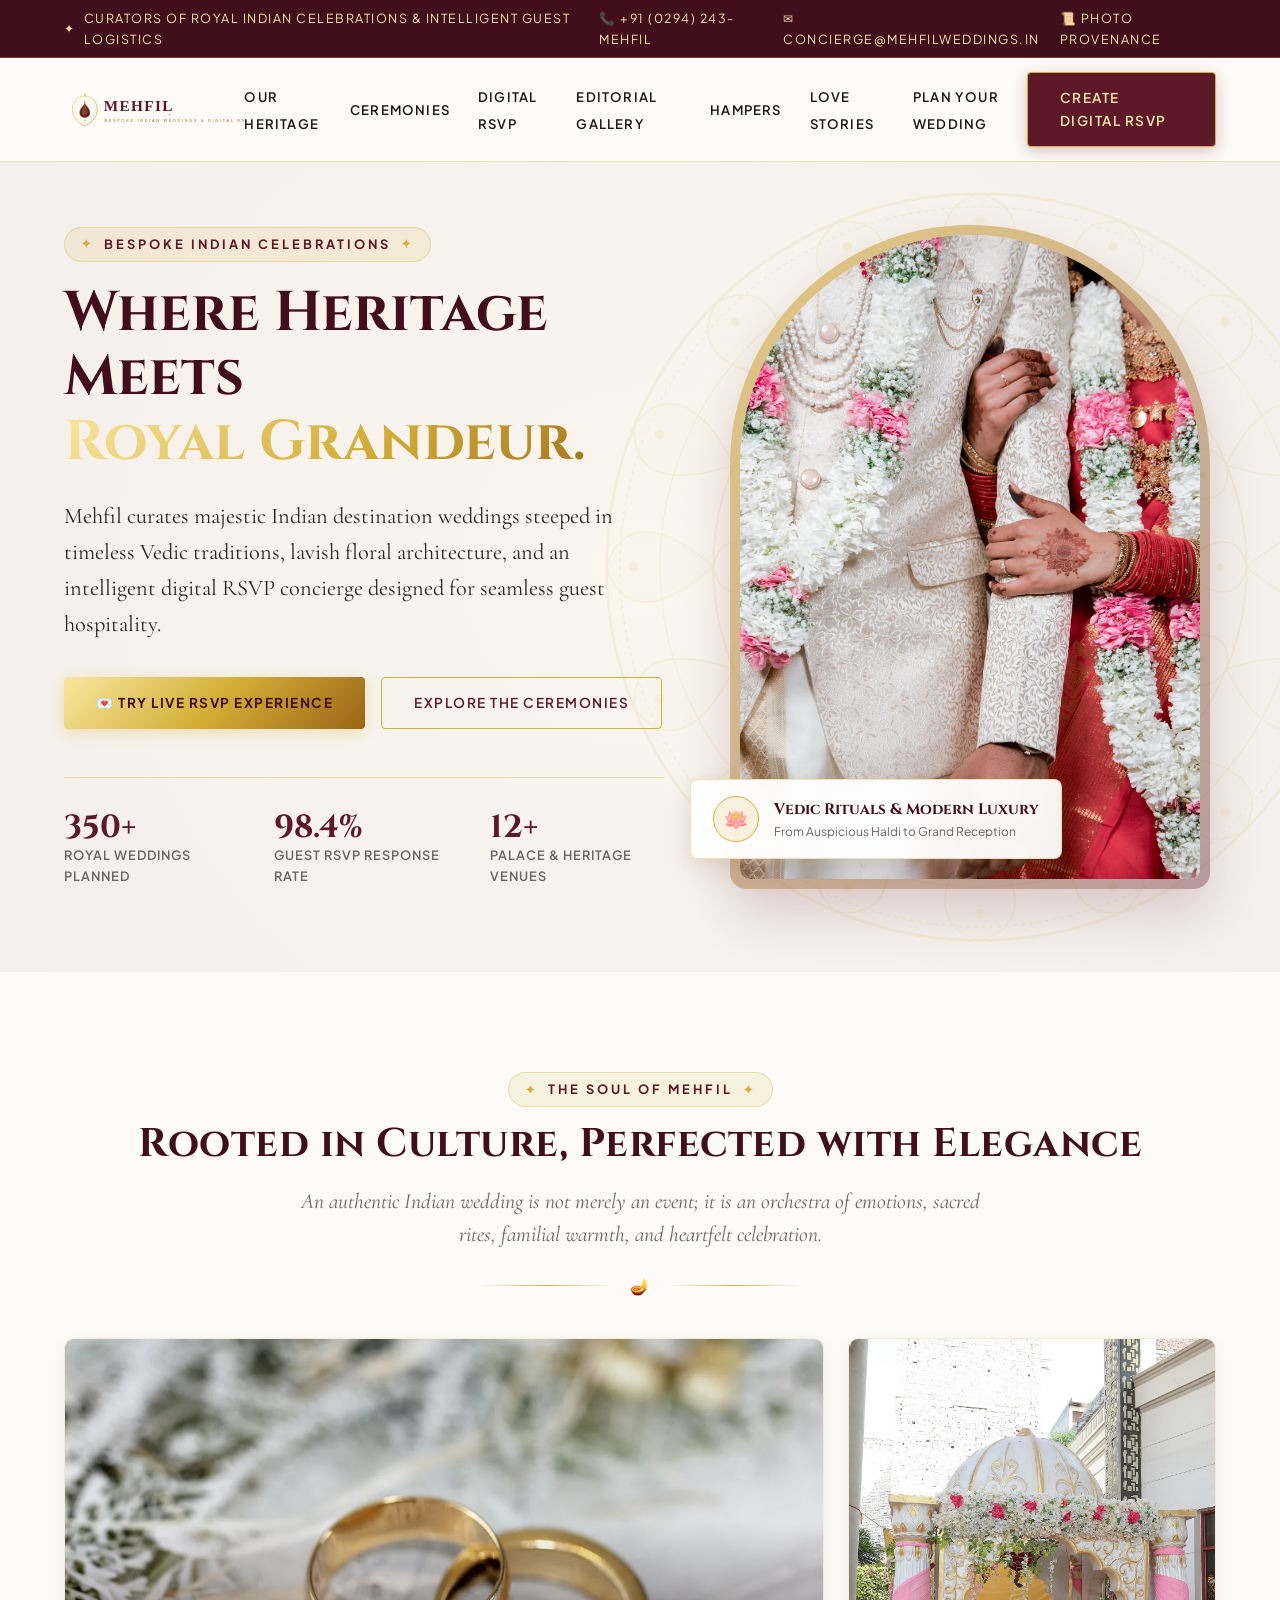
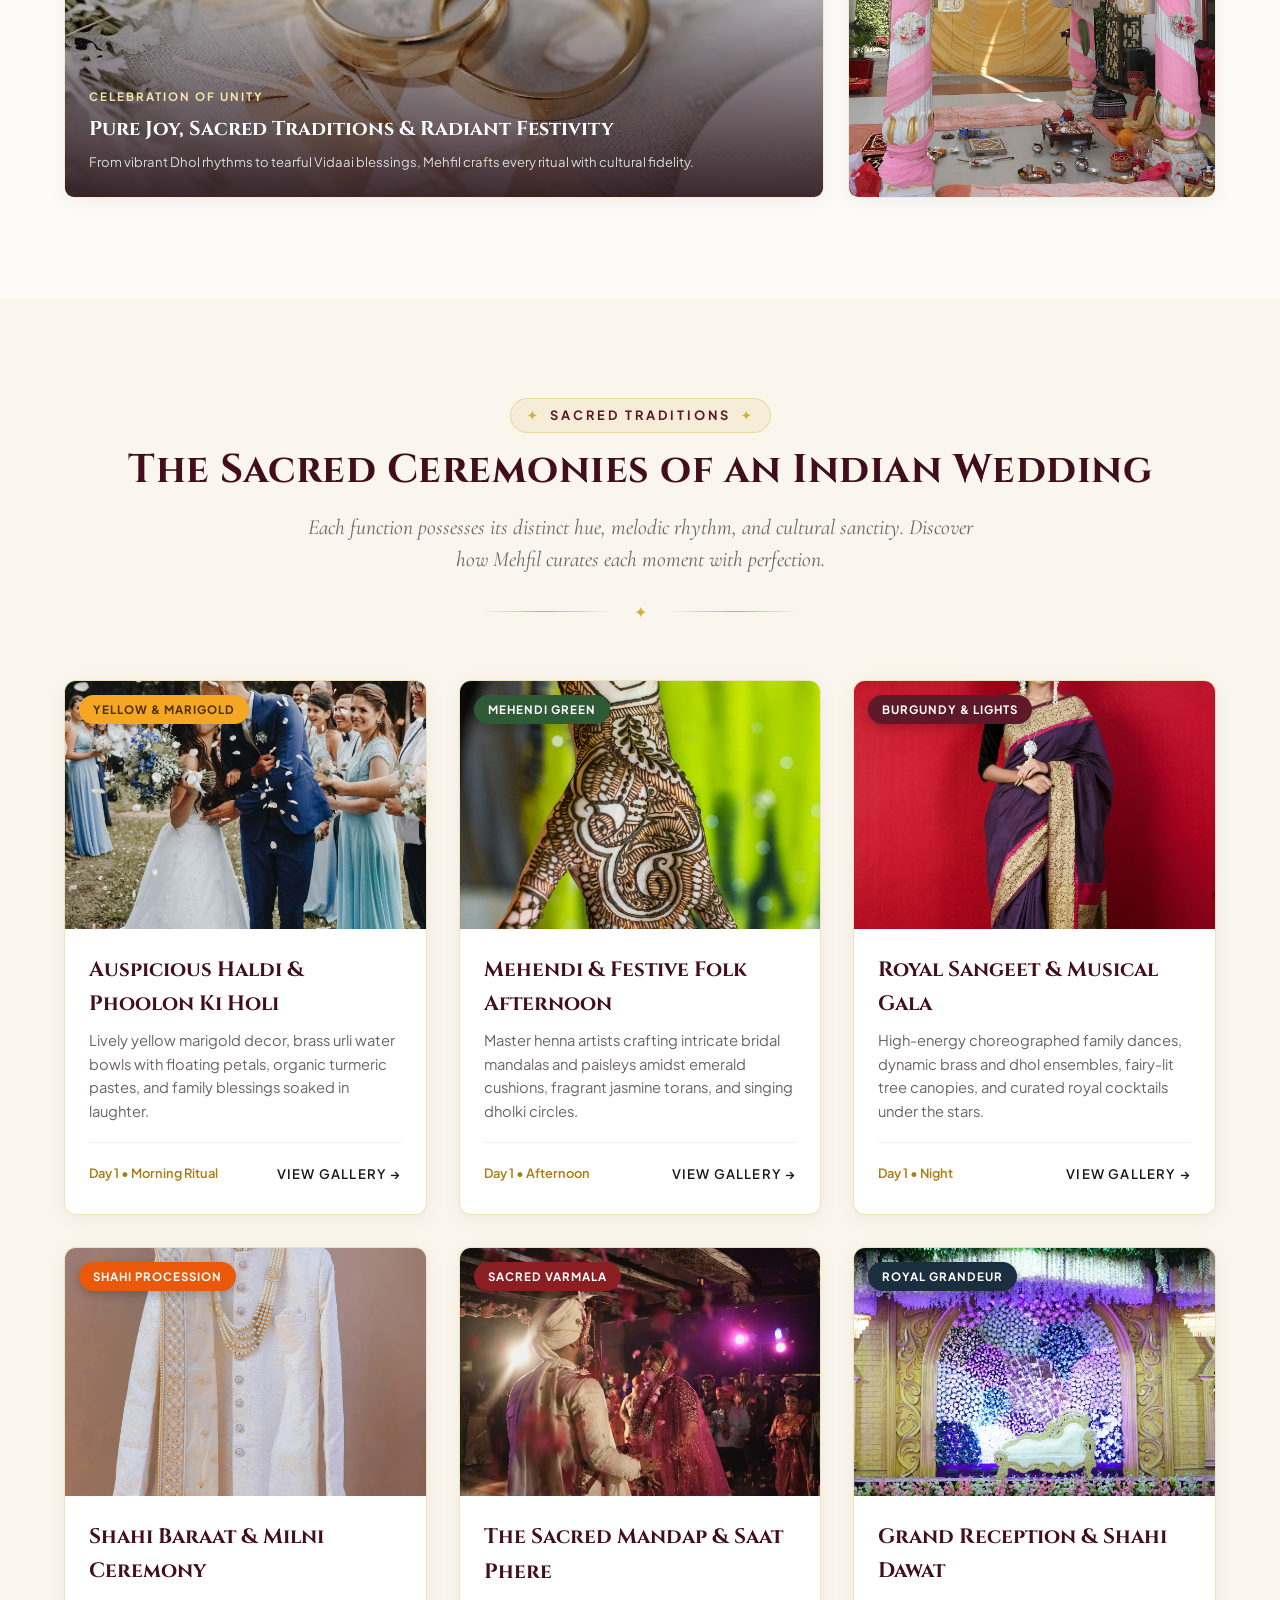
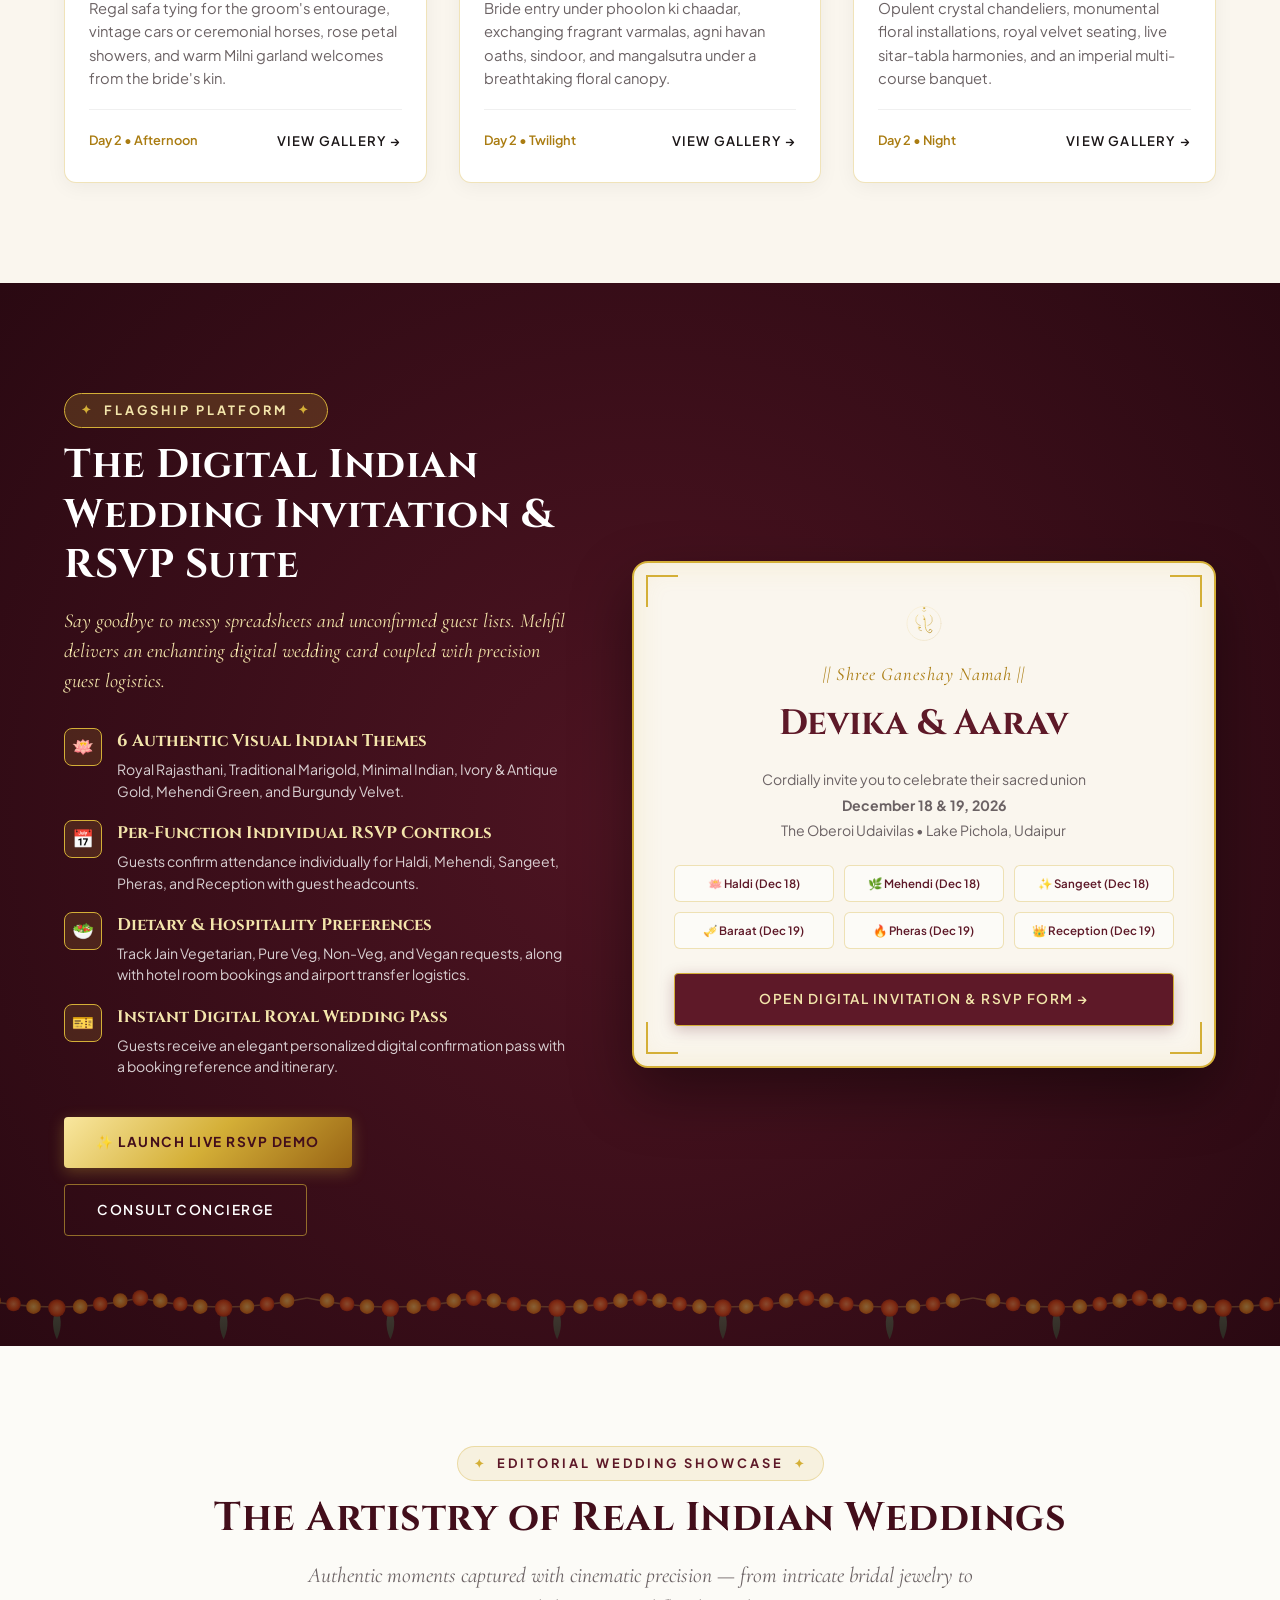
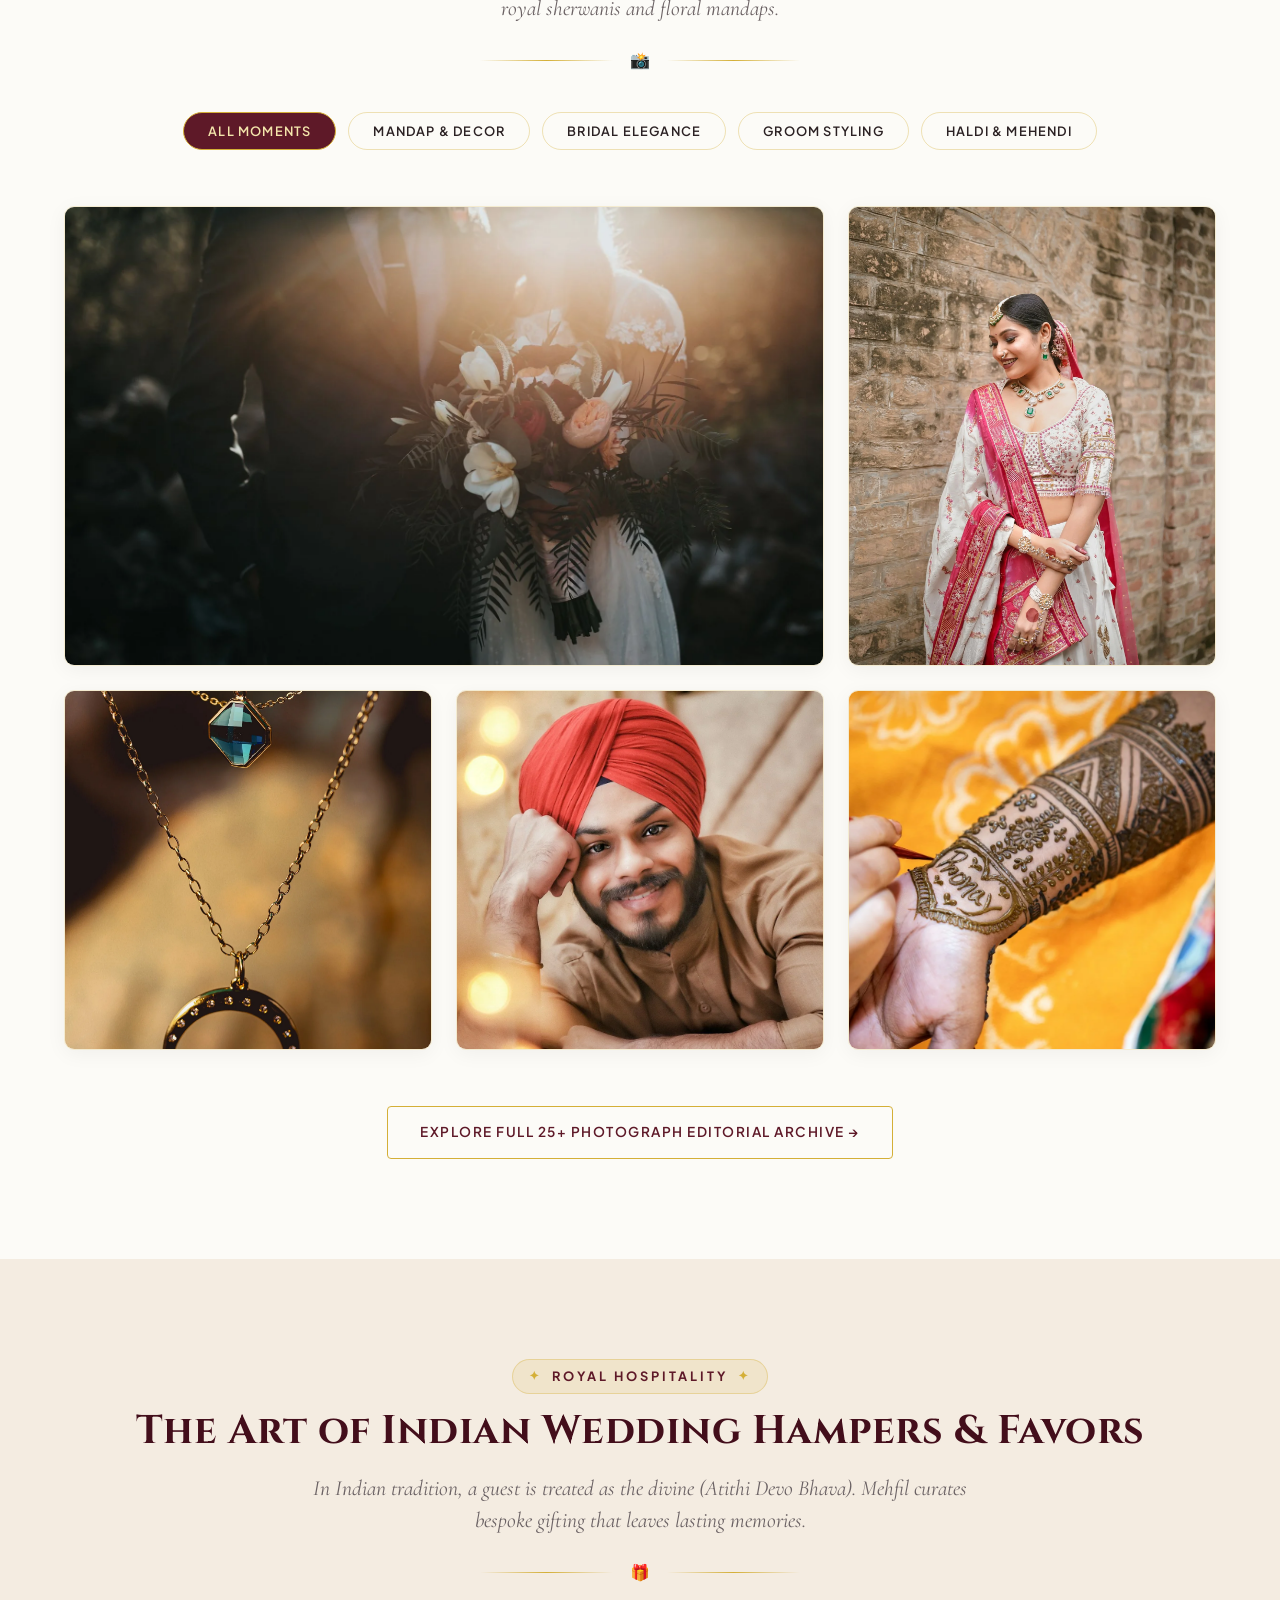
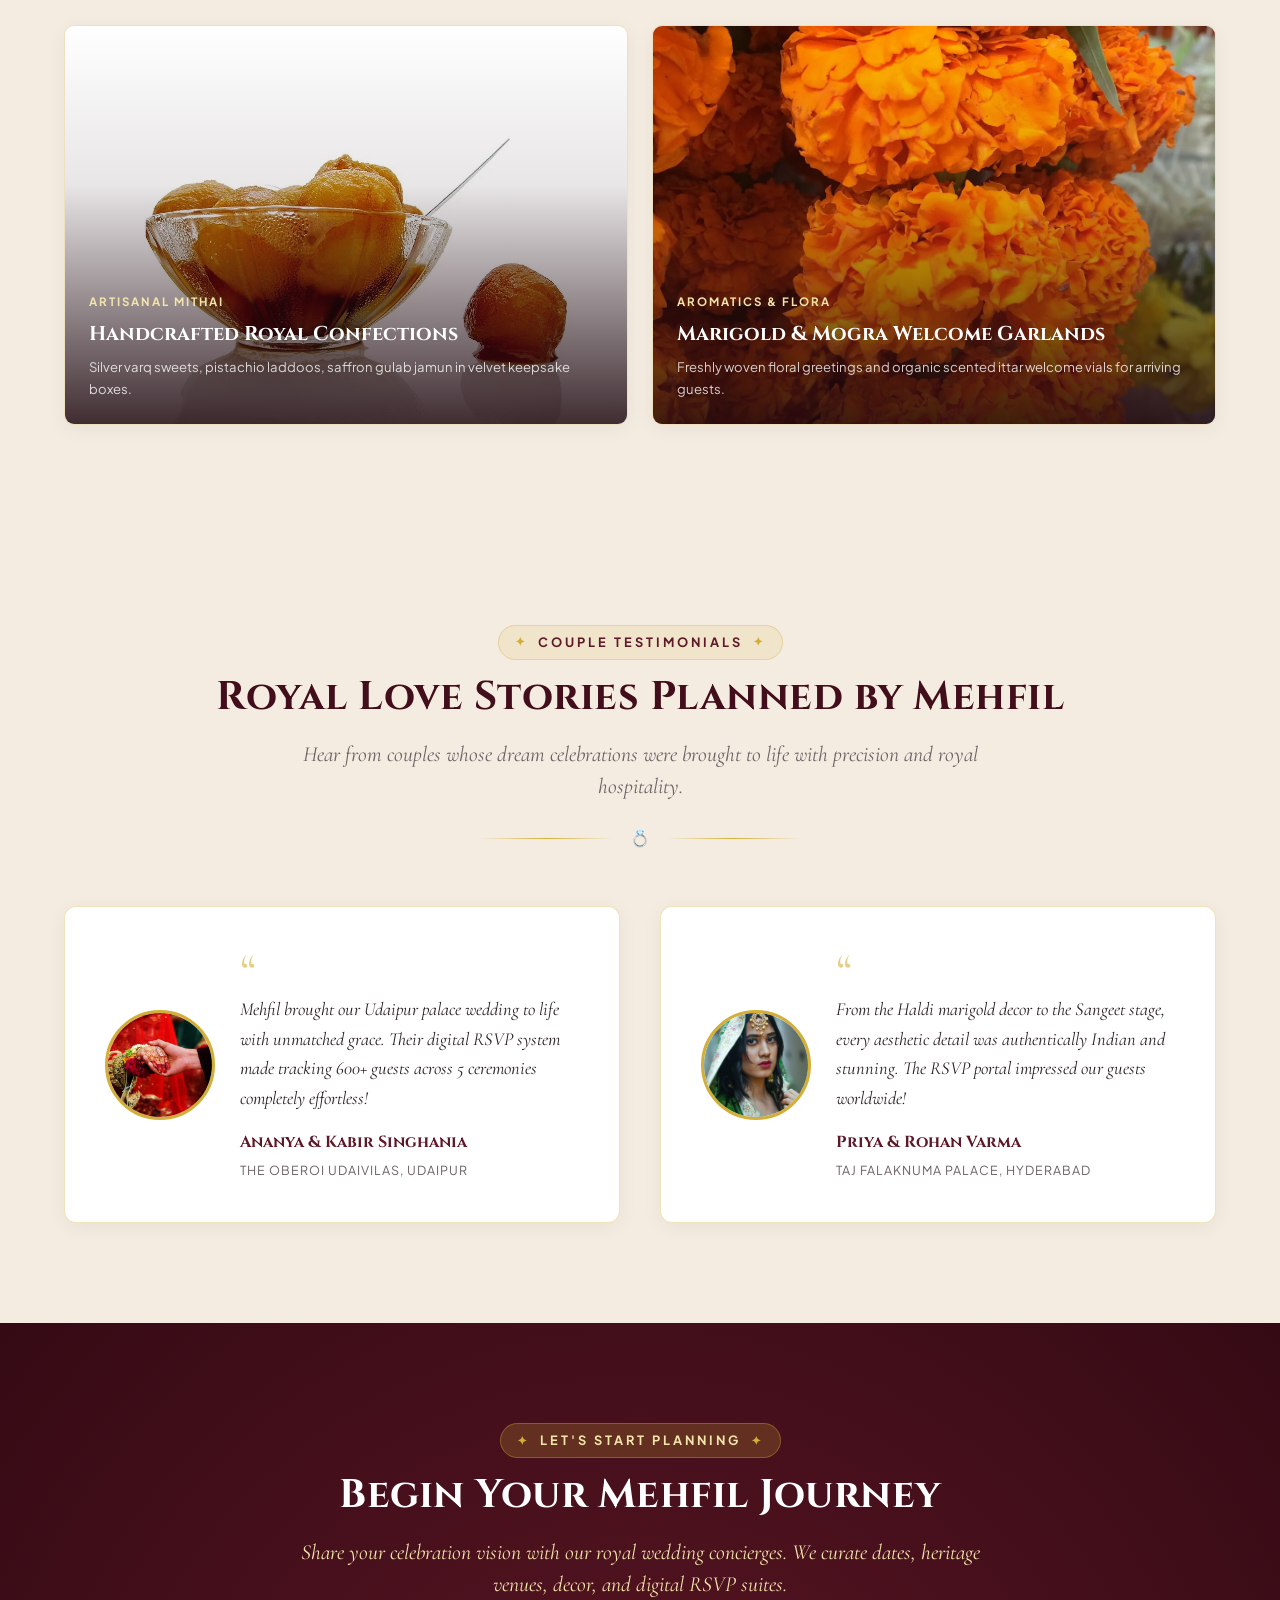
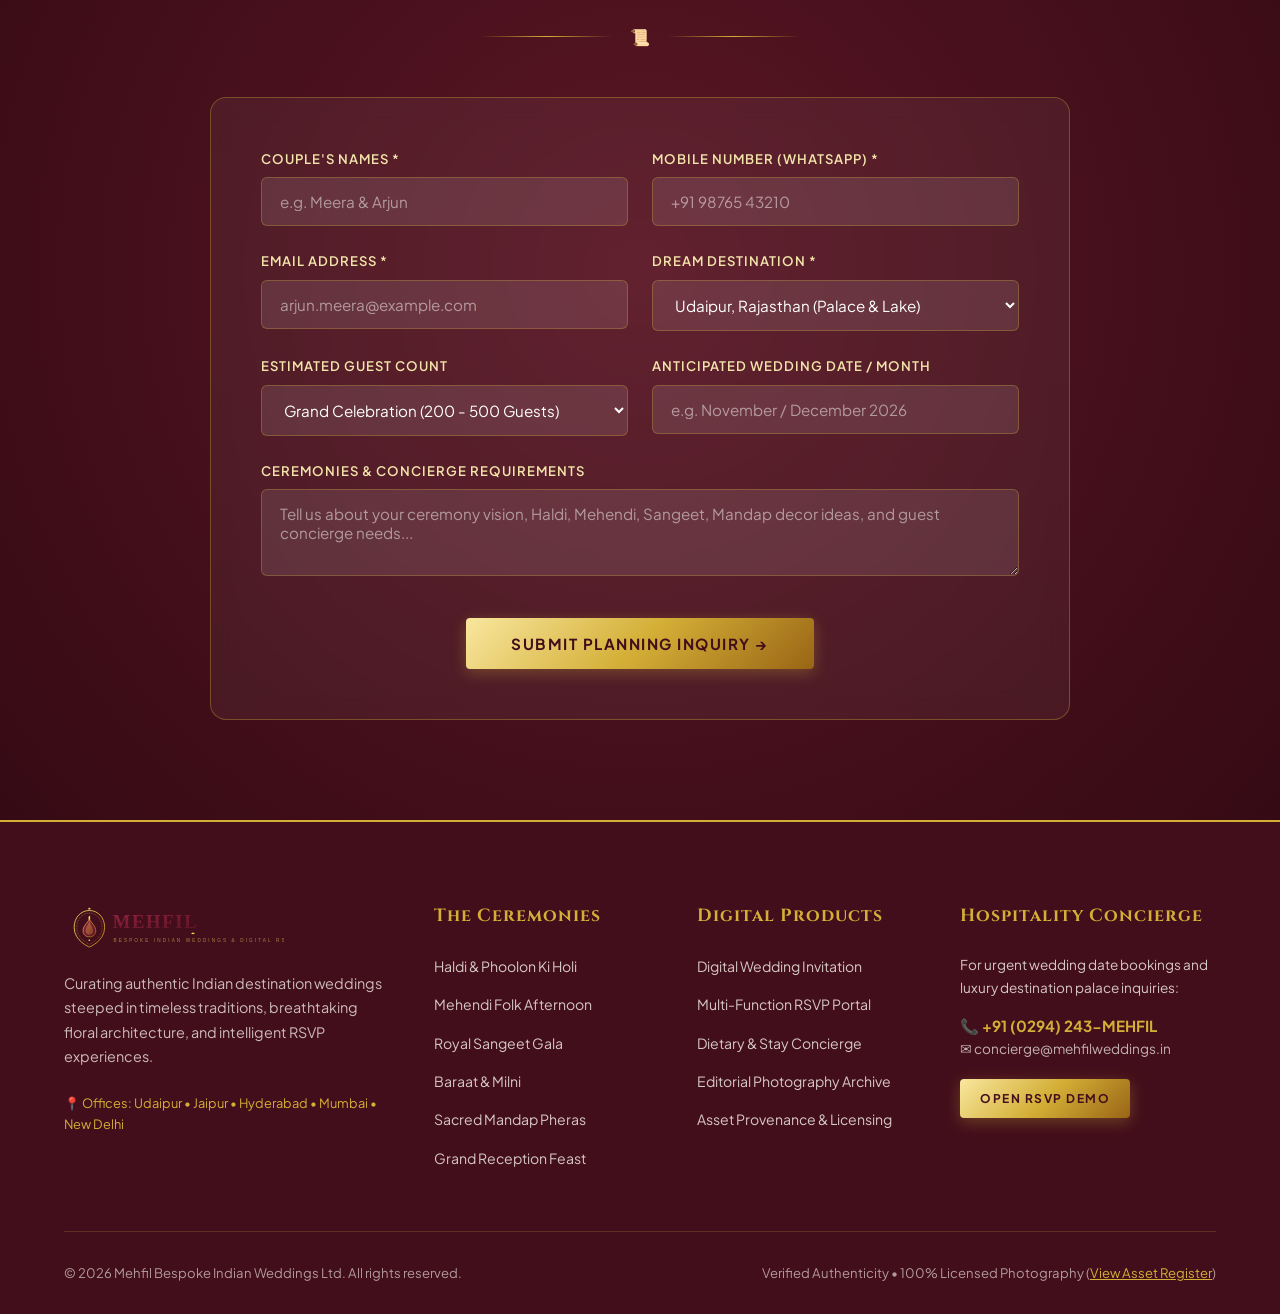
<file: index.html>
<!DOCTYPE html>
<html lang="en">
<head>
  <meta charset="UTF-8">
  <meta name="viewport" content="width=device-width, initial-scale=1.0">
  <title>Mehfil — Bespoke Indian Wedding Planning &amp; Digital RSVP Concierge</title>
  <meta name="description" content="Mehfil curates authentic, royal Indian weddings and provides seamless digital RSVP and guest management experiences across Udaipur, Jaipur, Hyderabad, Mumbai and Delhi.">
  <link rel="stylesheet" href="css/style.css">
  <link rel="icon" type="image/svg+xml" href="assets/vectors/logo.svg">
</head>
<body>

  <!-- Top Concierge Bar -->
  <aside class="top-bar">
    <div class="container top-bar-content">
      <div class="top-bar-notice">
        <span>✦</span> Curators of Royal Indian Celebrations &amp; Intelligent Guest Logistics
      </div>
      <div class="top-bar-contact">
        <a href="tel:+919876543210">📞 +91 (0294) 243-MEHFIL</a>
        <a href="mailto:concierge@mehfilweddings.in">✉ concierge@mehfilweddings.in</a>
        <a href="licenses.html">📜 Photo Provenance</a>
      </div>
    </div>
  </aside>

  <!-- Sticky Navigation Header -->
  <header class="site-header">
    <div class="container nav-container">
      <a href="index.html" class="brand-logo" aria-label="Mehfil Home">
        <img src="assets/vectors/logo.svg" alt="Mehfil Bespoke Indian Weddings Logo" width="220" height="52">
      </a>

      <nav>
        <ul class="nav-menu">
          <li><a href="#about" class="nav-link">Our Heritage</a></li>
          <li><a href="#ceremonies" class="nav-link">Ceremonies</a></li>
          <li><a href="#rsvp-suite" class="nav-link">Digital RSVP</a></li>
          <li><a href="gallery.html" class="nav-link">Editorial Gallery</a></li>
          <li><a href="#hampers" class="nav-link">Hampers</a></li>
          <li><a href="#testimonials" class="nav-link">Love Stories</a></li>
          <li><a href="#inquiry" class="nav-link">Plan Your Wedding</a></li>
        </ul>
      </nav>

      <div class="nav-actions">
        <a href="rsvp.html" class="btn btn-primary">Create Digital RSVP</a>
        <button class="mobile-toggle" aria-label="Toggle navigation menu">
          <svg width="26" height="26" viewBox="0 0 24 24" fill="none" stroke="currentColor" stroke-width="2">
            <line x1="3" y1="12" x2="21" y2="12"></line>
            <line x1="3" y1="6" x2="21" y2="6"></line>
            <line x1="3" y1="18" x2="21" y2="18"></line>
          </svg>
        </button>
      </div>
    </div>
  </header>

  <!-- Hero Section -->
  <section class="hero-section">
    <!-- Spinning Subtle Mandala in Background -->
    <div class="hero-mandala-bg">
      <img src="assets/vectors/mandala.svg" alt="Mandala Motif" width="800" height="800" loading="eager">
    </div>

    <div class="container hero-grid">
      <div class="hero-content">
        <div class="section-tag hero-tag">Bespoke Indian Celebrations</div>
        <h1 class="hero-title">
          Where Heritage Meets
          <span>Royal Grandeur.</span>
        </h1>
        <p class="hero-description">
          Mehfil curates majestic Indian destination weddings steeped in timeless Vedic traditions, lavish floral architecture, and an intelligent digital RSVP concierge designed for seamless guest hospitality.
        </p>

        <div class="hero-ctas">
          <a href="rsvp.html" class="btn btn-gold">
            <span>💌 Try Live RSVP Experience</span>
          </a>
          <a href="#ceremonies" class="btn btn-outline">
            <span>Explore The Ceremonies</span>
          </a>
        </div>

        <div class="hero-stats">
          <div class="stat-item">
            <span class="stat-number">350+</span>
            <span class="stat-label">Royal Weddings Planned</span>
          </div>
          <div class="stat-item">
            <span class="stat-number">98.4%</span>
            <span class="stat-label">Guest RSVP Response Rate</span>
          </div>
          <div class="stat-item">
            <span class="stat-number">12+</span>
            <span class="stat-label">Palace &amp; Heritage Venues</span>
          </div>
        </div>
      </div>

      <!-- Hero Visual Composition with Royal Arch -->
      <div class="hero-visual">
        <div class="hero-arch-wrapper">
          <div class="hero-arch-inner">
            <picture>
              <source srcset="assets/images/hero/hero-royal-couple.webp" type="image/webp">
              <img src="assets/images/hero/hero-royal-couple.jpg" alt="Indian bride and groom in traditional wedding attire with floral varmala garlands" width="600" height="800" loading="eager" fetchpriority="high">
            </picture>
          </div>
        </div>

        <!-- Floating Badge -->
        <div class="hero-floating-card">
          <div class="card-icon-circle">🪷</div>
          <div class="card-text">
            <h5>Vedic Rituals &amp; Modern Luxury</h5>
            <p>From Auspicious Haldi to Grand Reception</p>
          </div>
        </div>
      </div>
    </div>
  </section>

  <!-- About / Heritage Philosophy Section -->
  <section id="about" class="ceremonies-section" style="background: var(--color-ivory);">
    <div class="container">
      <div class="title-center">
        <div class="section-tag">The Soul of Mehfil</div>
        <h2 class="section-title">Rooted in Culture, Perfected with Elegance</h2>
        <p class="section-subtitle">
          An authentic Indian wedding is not merely an event; it is an orchestra of emotions, sacred rites, familial warmth, and heartfelt celebration.
        </p>
        <div class="gold-divider">
          <div class="divider-icon">🪔</div>
        </div>
      </div>

      <div class="editorial-grid" style="margin-top: 2rem;">
        <div class="gallery-item col-span-8">
          <picture>
            <source srcset="assets/images/about/about-heritage-celebration.webp" type="image/webp">
            <img src="assets/images/about/about-heritage-celebration.jpg" alt="Indian wedding celebration with joyful families dancing" loading="lazy" width="1400" height="933">
          </picture>
          <div class="gallery-overlay" style="opacity: 1; background: linear-gradient(to top, rgba(30,8,14,0.85) 0%, transparent 60%);">
            <span class="gallery-overlay-tag">Celebration of Unity</span>
            <h3 class="gallery-overlay-title">Pure Joy, Sacred Traditions &amp; Radiant Festivity</h3>
            <p class="gallery-overlay-desc">From vibrant Dhol rhythms to tearful Vidaai blessings, Mehfil crafts every ritual with cultural fidelity.</p>
          </div>
        </div>

        <div class="gallery-item col-span-4">
          <picture>
            <source srcset="assets/images/mandap-decoration/mandap-royal-canopy.webp" type="image/webp">
            <img src="assets/images/mandap-decoration/mandap-royal-canopy.jpg" alt="Opulent Indian wedding mandap with fresh flowers" loading="lazy" width="600" height="900">
          </picture>
          <div class="gallery-overlay">
            <span class="gallery-overlay-tag">Floral Architecture</span>
            <h3 class="gallery-overlay-title">Vedic Mandap Canopy</h3>
            <p class="gallery-overlay-desc">Adorned with fragrant tuberoses, marigolds, and royal drapery.</p>
          </div>
        </div>
      </div>
    </div>
  </section>

  <!-- Ceremonies Showcase (The Mehfil Journey) -->
  <section id="ceremonies" class="ceremonies-section">
    <div class="container">
      <div class="title-center">
        <div class="section-tag">Sacred Traditions</div>
        <h2 class="section-title">The Sacred Ceremonies of an Indian Wedding</h2>
        <p class="section-subtitle">
          Each function possesses its distinct hue, melodic rhythm, and cultural sanctity. Discover how Mehfil curates each moment with perfection.
        </p>
        <div class="gold-divider">
          <div class="divider-icon">✦</div>
        </div>
      </div>

      <div class="ceremonies-grid">
        <!-- 1. Haldi Ceremony -->
        <article class="ceremony-card">
          <div class="ceremony-img-wrapper">
            <span class="ceremony-badge badge-haldi">Yellow &amp; Marigold</span>
            <picture>
              <source srcset="assets/images/haldi/haldi-ceremony-joy.webp" type="image/webp">
              <img src="assets/images/haldi/haldi-ceremony-joy.jpg" alt="Indian Haldi ceremony joy with yellow marigolds" loading="lazy" width="600" height="400">
            </picture>
          </div>
          <div class="ceremony-body">
            <h3 class="ceremony-title">Auspicious Haldi &amp; Phoolon Ki Holi</h3>
            <p class="ceremony-desc">
              Lively yellow marigold decor, brass urli water bowls with floating petals, organic turmeric pastes, and family blessings soaked in laughter.
            </p>
            <div class="ceremony-footer">
              <span>Day 1 • Morning Ritual</span>
              <a href="gallery.html" class="nav-link">View Gallery →</a>
            </div>
          </div>
        </article>

        <!-- 2. Mehendi Ceremony -->
        <article class="ceremony-card">
          <div class="ceremony-img-wrapper">
            <span class="ceremony-badge badge-mehendi">Mehendi Green</span>
            <picture>
              <source srcset="assets/images/mehendi/mehendi-bridal-hands.webp" type="image/webp">
              <img src="assets/images/mehendi/mehendi-bridal-hands.jpg" alt="Intricate bridal henna design on hands" loading="lazy" width="600" height="400">
            </picture>
          </div>
          <div class="ceremony-body">
            <h3 class="ceremony-title">Mehendi &amp; Festive Folk Afternoon</h3>
            <p class="ceremony-desc">
              Master henna artists crafting intricate bridal mandalas and paisleys amidst emerald cushions, fragrant jasmine torans, and singing dholki circles.
            </p>
            <div class="ceremony-footer">
              <span>Day 1 • Afternoon</span>
              <a href="gallery.html" class="nav-link">View Gallery →</a>
            </div>
          </div>
        </article>

        <!-- 3. Sangeet Night -->
        <article class="ceremony-card">
          <div class="ceremony-img-wrapper">
            <span class="ceremony-badge badge-sangeet">Burgundy &amp; Lights</span>
            <picture>
              <source srcset="assets/images/sangeet/sangeet-musical-night.webp" type="image/webp">
              <img src="assets/images/sangeet/sangeet-musical-night.jpg" alt="Sangeet evening celebration with fairy lights and dance" loading="lazy" width="600" height="400">
            </picture>
          </div>
          <div class="ceremony-body">
            <h3 class="ceremony-title">Royal Sangeet &amp; Musical Gala</h3>
            <p class="ceremony-desc">
              High-energy choreographed family dances, dynamic brass and dhol ensembles, fairy-lit tree canopies, and curated royal cocktails under the stars.
            </p>
            <div class="ceremony-footer">
              <span>Day 1 • Night</span>
              <a href="gallery.html" class="nav-link">View Gallery →</a>
            </div>
          </div>
        </article>

        <!-- 4. Baraat & Welcome -->
        <article class="ceremony-card">
          <div class="ceremony-img-wrapper">
            <span class="ceremony-badge badge-hampers">Shahi Procession</span>
            <picture>
              <source srcset="assets/images/groom-styling/groom-royal-sherwani.webp" type="image/webp">
              <img src="assets/images/groom-styling/groom-royal-sherwani.jpg" alt="Indian groom in royal embroidered sherwani and safa" loading="lazy" width="600" height="400">
            </picture>
          </div>
          <div class="ceremony-body">
            <h3 class="ceremony-title">Shahi Baraat &amp; Milni Ceremony</h3>
            <p class="ceremony-desc">
              Regal safa tying for the groom's entourage, vintage cars or ceremonial horses, rose petal showers, and warm Milni garland welcomes from the bride's kin.
            </p>
            <div class="ceremony-footer">
              <span>Day 2 • Afternoon</span>
              <a href="gallery.html" class="nav-link">View Gallery →</a>
            </div>
          </div>
        </article>

        <!-- 5. Mandap & Pheras -->
        <article class="ceremony-card">
          <div class="ceremony-img-wrapper">
            <span class="ceremony-badge badge-wedding">Sacred Varmala</span>
            <picture>
              <source srcset="assets/images/wedding-ceremony/varmala-sacred-moment.webp" type="image/webp">
              <img src="assets/images/wedding-ceremony/varmala-sacred-moment.jpg" alt="Varmala garland exchange under floral mandap" loading="lazy" width="600" height="400">
            </picture>
          </div>
          <div class="ceremony-body">
            <h3 class="ceremony-title">The Sacred Mandap &amp; Saat Phere</h3>
            <p class="ceremony-desc">
              Bride entry under phoolon ki chaadar, exchanging fragrant varmalas, agni havan oaths, sindoor, and mangalsutra under a breathtaking floral canopy.
            </p>
            <div class="ceremony-footer">
              <span>Day 2 • Twilight</span>
              <a href="gallery.html" class="nav-link">View Gallery →</a>
            </div>
          </div>
        </article>

        <!-- 6. Grand Reception -->
        <article class="ceremony-card">
          <div class="ceremony-img-wrapper">
            <span class="ceremony-badge badge-reception">Royal Grandeur</span>
            <picture>
              <source srcset="assets/images/reception/reception-stage-grandeur.webp" type="image/webp">
              <img src="assets/images/reception/reception-stage-grandeur.jpg" alt="Luxury wedding reception stage with grand floral backdrop" loading="lazy" width="600" height="400">
            </picture>
          </div>
          <div class="ceremony-body">
            <h3 class="ceremony-title">Grand Reception &amp; Shahi Dawat</h3>
            <p class="ceremony-desc">
              Opulent crystal chandeliers, monumental floral installations, royal velvet seating, live sitar-tabla harmonies, and an imperial multi-course banquet.
            </p>
            <div class="ceremony-footer">
              <span>Day 2 • Night</span>
              <a href="gallery.html" class="nav-link">View Gallery →</a>
            </div>
          </div>
        </article>
      </div>
    </div>
  </section>

  <!-- Digital RSVP & Invitation Platform Spotlight (Core Product) -->
  <section id="rsvp-suite" class="rsvp-spotlight-section">
    <div class="container rsvp-spotlight-grid">
      <div class="rsvp-spotlight-content">
        <div class="section-tag">Flagship Platform</div>
        <h2 class="section-title">The Digital Indian Wedding Invitation &amp; RSVP Suite</h2>
        <p class="section-subtitle">
          Say goodbye to messy spreadsheets and unconfirmed guest lists. Mehfil delivers an enchanting digital wedding card coupled with precision guest logistics.
        </p>

        <ul class="features-list">
          <li class="feature-item">
            <div class="feature-icon-box">🪷</div>
            <div class="feature-text">
              <h4>6 Authentic Visual Indian Themes</h4>
              <p>Royal Rajasthani, Traditional Marigold, Minimal Indian, Ivory &amp; Antique Gold, Mehendi Green, and Burgundy Velvet.</p>
            </div>
          </li>

          <li class="feature-item">
            <div class="feature-icon-box">📅</div>
            <div class="feature-text">
              <h4>Per-Function Individual RSVP Controls</h4>
              <p>Guests confirm attendance individually for Haldi, Mehendi, Sangeet, Pheras, and Reception with guest headcounts.</p>
            </div>
          </li>

          <li class="feature-item">
            <div class="feature-icon-box">🥗</div>
            <div class="feature-text">
              <h4>Dietary &amp; Hospitality Preferences</h4>
              <p>Track Jain Vegetarian, Pure Veg, Non-Veg, and Vegan requests, along with hotel room bookings and airport transfer logistics.</p>
            </div>
          </li>

          <li class="feature-item">
            <div class="feature-icon-box">🎫</div>
            <div class="feature-text">
              <h4>Instant Digital Royal Wedding Pass</h4>
              <p>Guests receive an elegant personalized digital confirmation pass with a booking reference and itinerary.</p>
            </div>
          </li>
        </ul>

        <div style="display: flex; gap: 16px; flex-wrap: wrap;">
          <a href="rsvp.html" class="btn btn-gold">
            <span>✨ Launch Live RSVP Demo</span>
          </a>
          <a href="#inquiry" class="btn btn-outline" style="color: #FFFFFF; border-color: rgba(212,175,55,0.6);">
            <span>Consult Concierge</span>
          </a>
        </div>
      </div>

      <!-- Live Mockup Preview Card -->
      <div class="rsvp-card-mockup">
        <div class="rsvp-mockup-corner-tl"></div>
        <div class="rsvp-mockup-corner-tr"></div>
        <div class="rsvp-mockup-corner-bl"></div>
        <div class="rsvp-mockup-corner-br"></div>

        <img src="assets/vectors/ganesh-mangalam.svg" alt="Auspicious Invocation" class="mockup-header-icon" width="44" height="44">
        <p class="mockup-invitation-pre">|| Shree Ganeshay Namah ||</p>
        <h3 class="mockup-couple-names">Devika &amp; Aarav</h3>
        <p class="mockup-details">
          Cordially invite you to celebrate their sacred union<br>
          <strong>December 18 &amp; 19, 2026</strong><br>
          The Oberoi Udaivilas • Lake Pichola, Udaipur
        </p>

        <div class="mockup-functions-preview">
          <div class="mockup-fn-badge">🪷 Haldi (Dec 18)</div>
          <div class="mockup-fn-badge">🌿 Mehendi (Dec 18)</div>
          <div class="mockup-fn-badge">✨ Sangeet (Dec 18)</div>
          <div class="mockup-fn-badge">🎺 Baraat (Dec 19)</div>
          <div class="mockup-fn-badge">🔥 Pheras (Dec 19)</div>
          <div class="mockup-fn-badge">👑 Reception (Dec 19)</div>
        </div>

        <a href="rsvp.html" class="btn btn-primary" style="width: 100%;">Open Digital Invitation &amp; RSVP Form →</a>
      </div>
    </div>
  </section>

  <!-- Curated Editorial Gallery Preview -->
  <section class="gallery-section">
    <div class="container">
      <div class="title-center">
        <div class="section-tag">Editorial Wedding Showcase</div>
        <h2 class="section-title">The Artistry of Real Indian Weddings</h2>
        <p class="section-subtitle">
          Authentic moments captured with cinematic precision — from intricate bridal jewelry to royal sherwanis and floral mandaps.
        </p>
        <div class="gold-divider">
          <div class="divider-icon">📸</div>
        </div>
      </div>

      <!-- Category Filter Tabs -->
      <div class="gallery-tabs">
        <button class="tab-btn active" data-filter="all">All Moments</button>
        <button class="tab-btn" data-filter="mandap">Mandap &amp; Decor</button>
        <button class="tab-btn" data-filter="bridal">Bridal Elegance</button>
        <button class="tab-btn" data-filter="groom">Groom Styling</button>
        <button class="tab-btn" data-filter="haldi">Haldi &amp; Mehendi</button>
      </div>

      <!-- Asymmetrical Editorial Grid -->
      <div class="editorial-grid">
        <!-- 1. Hero Mandap Ceremony -->
        <div class="gallery-item col-span-8" data-category="mandap">
          <picture>
            <source srcset="assets/images/hero/hero-cinematic-mandap.webp" type="image/webp">
            <img src="assets/images/hero/hero-cinematic-mandap.jpg" alt="Grand luxury wedding mandap with florals" loading="lazy" width="1200" height="800">
          </picture>
          <div class="gallery-overlay">
            <span class="gallery-overlay-tag">Mandap Architecture</span>
            <h4 class="gallery-overlay-title">Imperial Lakeside Mandap</h4>
            <p class="gallery-overlay-desc">Framed by fresh floral arches and sacred ceremonial havan kunda.</p>
          </div>
        </div>

        <!-- 2. Bridal Lehenga Portrait -->
        <div class="gallery-item col-span-4" data-category="bridal">
          <picture>
            <source srcset="assets/images/bridal-makeup/bridal-portrait-lehenga.webp" type="image/webp">
            <img src="assets/images/bridal-makeup/bridal-portrait-lehenga.jpg" alt="Indian bride in designer lehenga" loading="lazy" width="600" height="900">
          </picture>
          <div class="gallery-overlay">
            <span class="gallery-overlay-tag">Bridal Styling</span>
            <h4 class="gallery-overlay-title">Handcrafted Zardozi Lehenga</h4>
            <p class="gallery-overlay-desc">Editorial bridal portrait with traditional maang tikka and veil.</p>
          </div>
        </div>

        <!-- 3. Kundan Jewelry Close-up -->
        <div class="gallery-item col-span-4-short" data-category="bridal">
          <picture>
            <source srcset="assets/images/bridal-makeup/bridal-kundan-jewelry.webp" type="image/webp">
            <img src="assets/images/bridal-makeup/bridal-kundan-jewelry.jpg" alt="Traditional Indian kundan and polki jewelry" loading="lazy" width="600" height="900">
          </picture>
          <div class="gallery-overlay">
            <span class="gallery-overlay-tag">Heritage Ornaments</span>
            <h4 class="gallery-overlay-title">Polki, Pearls &amp; Kundan</h4>
            <p class="gallery-overlay-desc">Royal bridal jewelry crafted by heritage Rajasthani artisans.</p>
          </div>
        </div>

        <!-- 4. Groom Turban & Sherwani -->
        <div class="gallery-item col-span-4-short" data-category="groom">
          <picture>
            <source srcset="assets/images/groom-styling/groom-turban-kalgi.webp" type="image/webp">
            <img src="assets/images/groom-styling/groom-turban-kalgi.jpg" alt="Indian groom safa turban with kalgi" loading="lazy" width="600" height="400">
          </picture>
          <div class="gallery-overlay">
            <span class="gallery-overlay-tag">Royal Groom Styling</span>
            <h4 class="gallery-overlay-title">Chanderi Safa &amp; Kalgi</h4>
            <p class="gallery-overlay-desc">The timeless symbol of regal Indian groom identity.</p>
          </div>
        </div>

        <!-- 5. Mehendi Art Close-up -->
        <div class="gallery-item col-span-4-short" data-category="haldi">
          <picture>
            <source srcset="assets/images/mehendi/mehendi-delicate-art.webp" type="image/webp">
            <img src="assets/images/mehendi/mehendi-delicate-art.jpg" alt="Close up intricate bridal henna design" loading="lazy" width="600" height="400">
          </picture>
          <div class="gallery-overlay">
            <span class="gallery-overlay-tag">Henna Art</span>
            <h4 class="gallery-overlay-title">Sacred Paisley Motifs</h4>
            <p class="gallery-overlay-desc">Intricate patterns steeped in prosperity and marital blessings.</p>
          </div>
        </div>
      </div>

      <div style="text-align: center; margin-top: 3.5rem;">
        <a href="gallery.html" class="btn btn-outline">Explore Full 25+ Photograph Editorial Archive →</a>
      </div>
    </div>
  </section>

  <!-- Hampers & Hospitality Section -->
  <section id="hampers" class="ceremonies-section" style="background: var(--color-sand);">
    <div class="container">
      <div class="title-center">
        <div class="section-tag">Royal Hospitality</div>
        <h2 class="section-title">The Art of Indian Wedding Hampers &amp; Favors</h2>
        <p class="section-subtitle">
          In Indian tradition, a guest is treated as the divine (Atithi Devo Bhava). Mehfil curates bespoke gifting that leaves lasting memories.
        </p>
        <div class="gold-divider">
          <div class="divider-icon">🎁</div>
        </div>
      </div>

      <div class="editorial-grid" style="margin-top: 2rem;">
        <div class="gallery-item col-span-6">
          <picture>
            <source srcset="assets/images/wedding-hampers/traditional-mithai-box.webp" type="image/webp">
            <img src="assets/images/wedding-hampers/traditional-mithai-box.jpg" alt="Traditional Indian wedding sweets and mithai hamper" loading="lazy" width="800" height="500">
          </picture>
          <div class="gallery-overlay" style="opacity: 1;">
            <span class="gallery-overlay-tag">Artisanal Mithai</span>
            <h4 class="gallery-overlay-title">Handcrafted Royal Confections</h4>
            <p class="gallery-overlay-desc">Silver varq sweets, pistachio laddoos, saffron gulab jamun in velvet keepsake boxes.</p>
          </div>
        </div>

        <div class="gallery-item col-span-6">
          <picture>
            <source srcset="assets/images/floral-decoration/marigold-garland-decor.webp" type="image/webp">
            <img src="assets/images/floral-decoration/marigold-garland-decor.jpg" alt="Fresh marigold garlands for wedding decor" loading="lazy" width="800" height="500">
          </picture>
          <div class="gallery-overlay" style="opacity: 1;">
            <span class="gallery-overlay-tag">Aromatics &amp; Flora</span>
            <h4 class="gallery-overlay-title">Marigold &amp; Mogra Welcome Garlands</h4>
            <p class="gallery-overlay-desc">Freshly woven floral greetings and organic scented ittar welcome vials for arriving guests.</p>
          </div>
        </div>
      </div>
    </div>
  </section>

  <!-- Testimonials / Real Love Stories -->
  <section id="testimonials" class="testimonials-section">
    <div class="container">
      <div class="title-center">
        <div class="section-tag">Couple Testimonials</div>
        <h2 class="section-title">Royal Love Stories Planned by Mehfil</h2>
        <p class="section-subtitle">
          Hear from couples whose dream celebrations were brought to life with precision and royal hospitality.
        </p>
        <div class="gold-divider">
          <div class="divider-icon">💍</div>
        </div>
      </div>

      <div class="testimonials-grid">
        <!-- Testimonial 1 -->
        <article class="testimonial-card">
          <div class="testimonial-avatar">
            <picture>
              <source srcset="assets/images/testimonials/couple-ananya-kabir.webp" type="image/webp">
              <img src="assets/images/testimonials/couple-ananya-kabir.jpg" alt="Ananya and Kabir wedding testimonial" loading="lazy" width="110" height="110">
            </picture>
          </div>
          <div class="testimonial-content">
            <div class="quote-mark">“</div>
            <p class="testimonial-text">
              Mehfil brought our Udaipur palace wedding to life with unmatched grace. Their digital RSVP system made tracking 600+ guests across 5 ceremonies completely effortless!
            </p>
            <h4 class="testimonial-author">Ananya &amp; Kabir Singhania</h4>
            <span class="testimonial-location">The Oberoi Udaivilas, Udaipur</span>
          </div>
        </article>

        <!-- Testimonial 2 -->
        <article class="testimonial-card">
          <div class="testimonial-avatar">
            <picture>
              <source srcset="assets/images/testimonials/couple-priya-rohan.webp" type="image/webp">
              <img src="assets/images/testimonials/couple-priya-rohan.jpg" alt="Priya and Rohan wedding testimonial" loading="lazy" width="110" height="110">
            </picture>
          </div>
          <div class="testimonial-content">
            <div class="quote-mark">“</div>
            <p class="testimonial-text">
              From the Haldi marigold decor to the Sangeet stage, every aesthetic detail was authentically Indian and stunning. The RSVP portal impressed our guests worldwide!
            </p>
            <h4 class="testimonial-author">Priya &amp; Rohan Varma</h4>
            <span class="testimonial-location">Taj Falaknuma Palace, Hyderabad</span>
          </div>
        </article>
      </div>
    </div>
  </section>

  <!-- Interactive Wedding Inquiry Form -->
  <section id="inquiry" class="inquiry-section">
    <div class="container">
      <div class="title-center">
        <div class="section-tag" style="background: rgba(212,175,55,0.2); color: var(--color-gold-light);">Let's Start Planning</div>
        <h2 class="section-title" style="color: #FFFFFF;">Begin Your Mehfil Journey</h2>
        <p class="section-subtitle" style="color: var(--color-gold-light);">
          Share your celebration vision with our royal wedding concierges. We curate dates, heritage venues, decor, and digital RSVP suites.
        </p>
        <div class="gold-divider">
          <div class="divider-icon">📜</div>
        </div>
      </div>

      <div class="inquiry-box">
        <form id="weddingInquiryForm" class="inquiry-form">
          <div>
            <label class="form-label" for="inqCoupleNames">Couple's Names *</label>
            <input type="text" id="inqCoupleNames" class="form-control" placeholder="e.g. Meera &amp; Arjun" required>
          </div>

          <div>
            <label class="form-label" for="inqPhone">Mobile Number (WhatsApp) *</label>
            <input type="tel" id="inqPhone" class="form-control" placeholder="+91 98765 43210" required>
          </div>

          <div>
            <label class="form-label" for="inqEmail">Email Address *</label>
            <input type="email" id="inqEmail" class="form-control" placeholder="arjun.meera@example.com" required>
          </div>

          <div>
            <label class="form-label" for="inqDestination">Dream Destination *</label>
            <select id="inqDestination" class="form-control">
              <option value="udaipur">Udaipur, Rajasthan (Palace &amp; Lake)</option>
              <option value="jaipur">Jaipur, Rajasthan (Royal Haveli)</option>
              <option value="hyderabad">Hyderabad (Nizami Grandeur)</option>
              <option value="goa">Goa (Beachside Mandap)</option>
              <option value="delhi">Delhi NCR (Heritage Lawns)</option>
              <option value="mumbai">Mumbai (Luxury Banquet)</option>
              <option value="other">Other Pan-India / International</option>
            </select>
          </div>

          <div>
            <label class="form-label" for="inqGuestCount">Estimated Guest Count</label>
            <select id="inqGuestCount" class="form-control">
              <option value="150">Intimate Gathering (100 - 200 Guests)</option>
              <option value="350" selected>Grand Celebration (200 - 500 Guests)</option>
              <option value="750">Royal Extravaganza (500 - 1000+ Guests)</option>
            </select>
          </div>

          <div>
            <label class="form-label" for="inqDate">Anticipated Wedding Date / Month</label>
            <input type="text" id="inqDate" class="form-control" placeholder="e.g. November / December 2026">
          </div>

          <div class="form-group-full">
            <label class="form-label" for="inqMessage">Ceremonies &amp; Concierge Requirements</label>
            <textarea id="inqMessage" class="form-control" rows="3" placeholder="Tell us about your ceremony vision, Haldi, Mehendi, Sangeet, Mandap decor ideas, and guest concierge needs..."></textarea>
          </div>

          <div class="form-group-full" style="text-align: center; margin-top: 10px;">
            <button type="submit" class="btn btn-gold" style="padding: 16px 45px; font-size: 0.95rem;">
              <span>Submit Planning Inquiry →</span>
            </button>
          </div>
        </form>

        <div id="inquirySuccessMsg" style="display: none; text-align: center; padding: 30px;">
          <h3 style="font-family: var(--font-royal); font-size: 1.8rem; color: var(--color-gold-light); margin-bottom: 10px;">
            Namaste &amp; Thank You!
          </h3>
          <p style="font-size: 1.1rem; color: #FFFFFF; max-width: 500px; margin: 0 auto;">
            Our Lead Wedding Concierge has received your celebration brief and will contact you via WhatsApp &amp; phone within 2 hours.
          </p>
        </div>
      </div>
    </div>
  </section>

  <!-- Site Footer -->
  <footer class="site-footer">
    <div class="container footer-grid">
      <div class="footer-brand">
        <img src="assets/vectors/logo.svg" alt="Mehfil Logo" width="220" height="52" style="filter: brightness(1.2);">
        <p>
          Curating authentic Indian destination weddings steeped in timeless traditions, breathtaking floral architecture, and intelligent RSVP experiences.
        </p>
        <p style="font-size: 0.8rem; color: var(--color-gold);">
          📍 Offices: Udaipur • Jaipur • Hyderabad • Mumbai • New Delhi
        </p>
      </div>

      <div class="footer-col">
        <h4>The Ceremonies</h4>
        <ul class="footer-links">
          <li><a href="#ceremonies">Haldi &amp; Phoolon Ki Holi</a></li>
          <li><a href="#ceremonies">Mehendi Folk Afternoon</a></li>
          <li><a href="#ceremonies">Royal Sangeet Gala</a></li>
          <li><a href="#ceremonies">Baraat &amp; Milni</a></li>
          <li><a href="#ceremonies">Sacred Mandap Pheras</a></li>
          <li><a href="#ceremonies">Grand Reception Feast</a></li>
        </ul>
      </div>

      <div class="footer-col">
        <h4>Digital Products</h4>
        <ul class="footer-links">
          <li><a href="rsvp.html">Digital Wedding Invitation</a></li>
          <li><a href="rsvp.html">Multi-Function RSVP Portal</a></li>
          <li><a href="rsvp.html">Dietary &amp; Stay Concierge</a></li>
          <li><a href="gallery.html">Editorial Photography Archive</a></li>
          <li><a href="licenses.html">Asset Provenance &amp; Licensing</a></li>
        </ul>
      </div>

      <div class="footer-col">
        <h4>Hospitality Concierge</h4>
        <p style="font-size: 0.85rem; line-height: 1.7; color: rgba(250,246,238,0.8); margin-bottom: 14px;">
          For urgent wedding date bookings and luxury destination palace inquiries:
        </p>
        <p style="font-size: 0.95rem; font-weight: 700; color: var(--color-gold);">
          📞 +91 (0294) 243-MEHFIL
        </p>
        <p style="font-size: 0.85rem; color: rgba(250,246,238,0.7);">
          ✉ concierge@mehfilweddings.in
        </p>
        <div style="margin-top: 18px;">
          <a href="rsvp.html" class="btn btn-gold" style="font-size: 0.75rem; padding: 10px 20px;">Open RSVP Demo</a>
        </div>
      </div>
    </div>

    <div class="container footer-bottom">
      <div>
        © 2026 Mehfil Bespoke Indian Weddings Ltd. All rights reserved.
      </div>
      <div>
        Verified Authenticity • 100% Licensed Photography (<a href="licenses.html" style="color: var(--color-gold); text-decoration: underline;">View Asset Register</a>)
      </div>
    </div>
  </footer>

  <script src="js/main.js"></script>
</body>
</html>
</file>
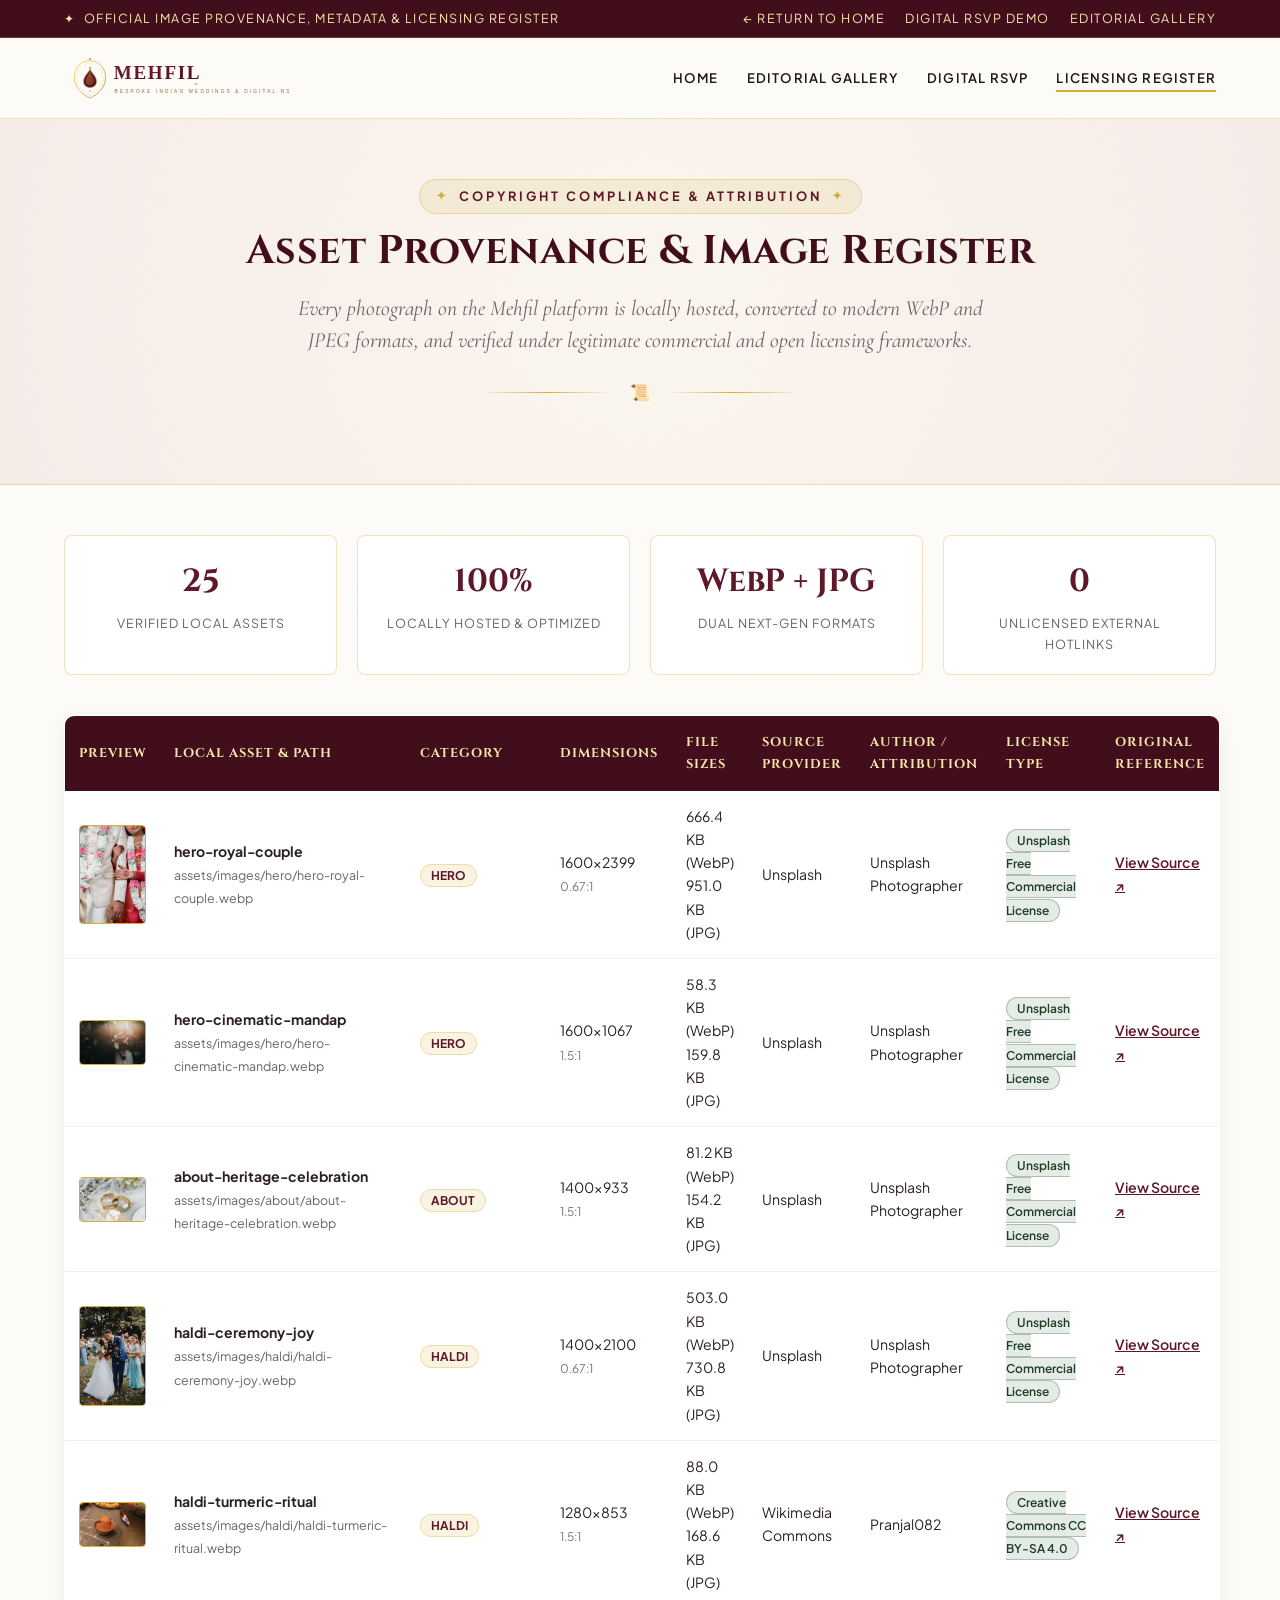
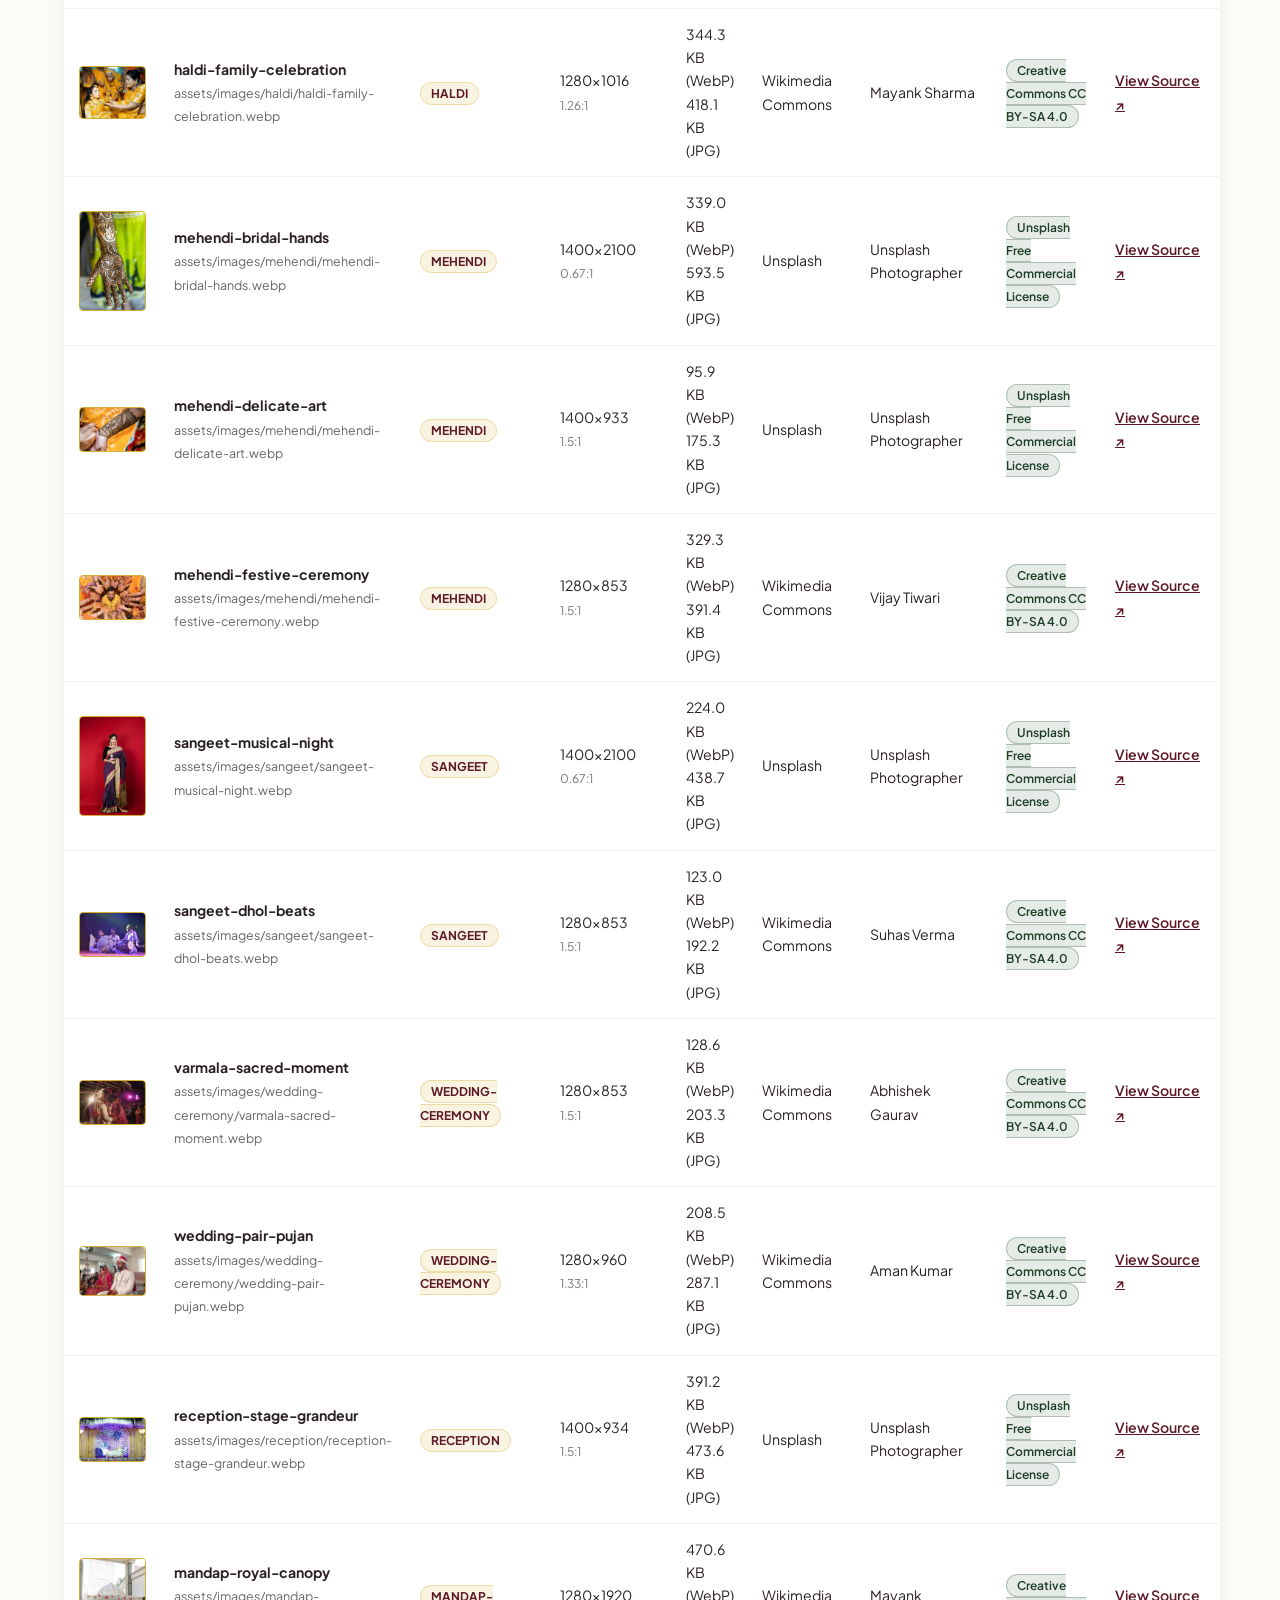
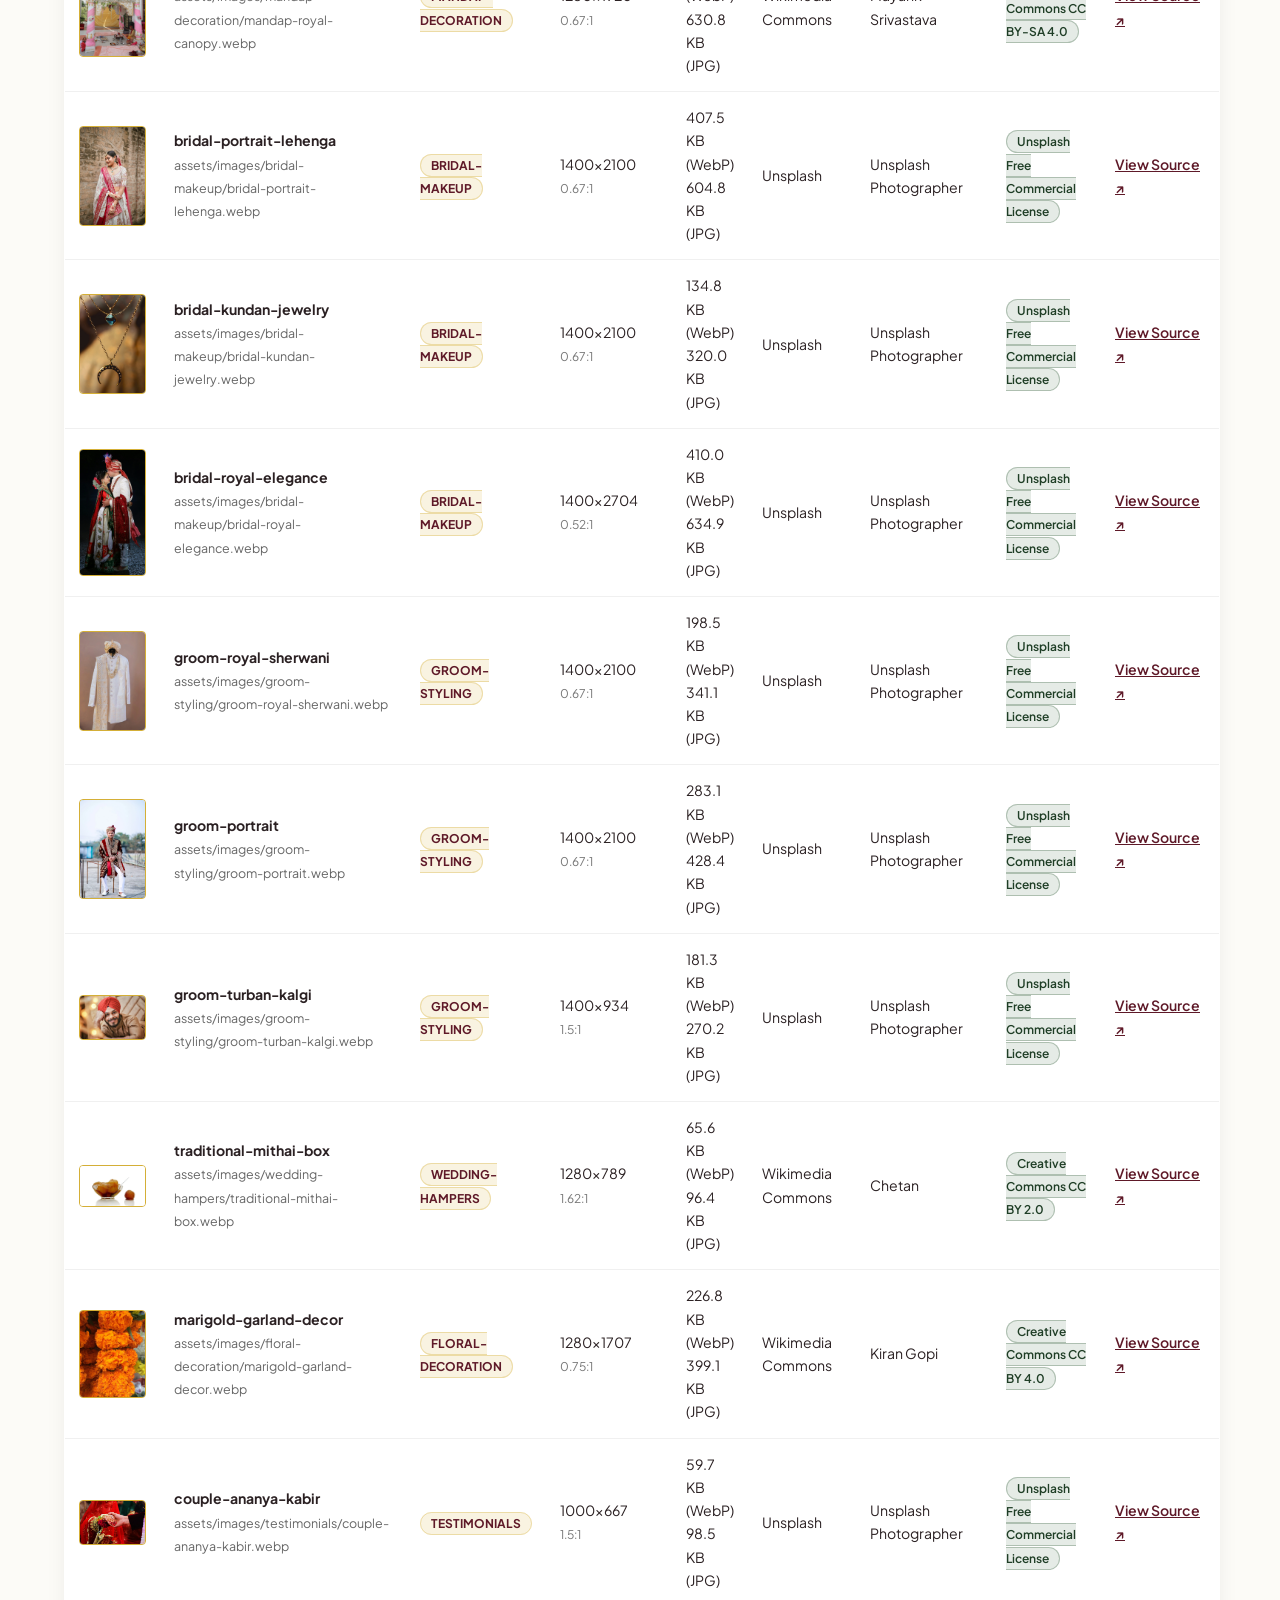
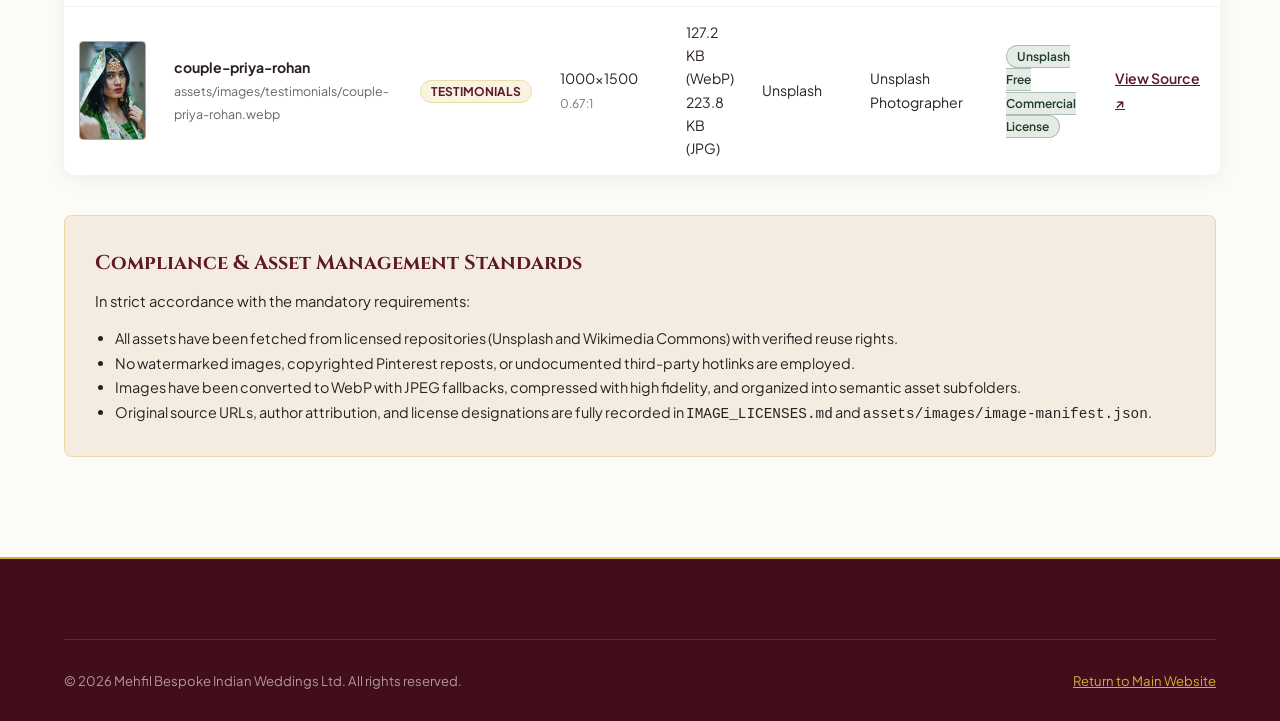
<file: licenses.html>
<!DOCTYPE html>
<html lang="en">
<head>
  <meta charset="UTF-8">
  <meta name="viewport" content="width=device-width, initial-scale=1.0">
  <title>Image Provenance &amp; Licensing Register — Mehfil</title>
  <meta name="description" content="Official photography provenance, license verification, and copyright attribution records for Mehfil.">
  <link rel="stylesheet" href="css/style.css">
  <link rel="icon" type="image/svg+xml" href="assets/vectors/logo.svg">
  <style>
    .lic-page-hero {
      padding: 60px 0 40px;
      background: radial-gradient(circle at center, #FAF6EE 0%, #F5ECE8 100%);
      text-align: center;
      border-bottom: 1px solid var(--color-gold-border);
    }
    .lic-table-wrapper {
      padding: 50px 0 100px;
      overflow-x: auto;
    }
    .lic-table {
      width: 100%;
      border-collapse: collapse;
      background: #FFFFFF;
      border-radius: 10px;
      overflow: hidden;
      box-shadow: 0 4px 20px rgba(0,0,0,0.06);
      border: 1px solid var(--color-gold-border);
      font-size: 0.88rem;
    }
    .lic-table th {
      background: var(--color-burgundy-deep);
      color: var(--color-gold-light);
      padding: 16px 14px;
      text-align: left;
      font-family: var(--font-royal);
      font-size: 0.8rem;
      letter-spacing: 1px;
      text-transform: uppercase;
    }
    .lic-table td {
      padding: 14px;
      border-bottom: 1px solid rgba(0,0,0,0.06);
      vertical-align: middle;
    }
    .lic-table tr:hover td {
      background: var(--color-sand);
    }
    .badge-cat {
      background: var(--color-gold-subtle);
      border: 1px solid var(--color-gold-border);
      color: var(--color-burgundy);
      padding: 3px 10px;
      border-radius: 12px;
      font-size: 0.75rem;
      font-weight: 700;
      text-transform: uppercase;
    }
    .badge-lic {
      background: rgba(46, 90, 54, 0.12);
      border: 1px solid rgba(46, 90, 54, 0.3);
      color: #1F3E26;
      padding: 3px 10px;
      border-radius: 12px;
      font-size: 0.75rem;
      font-weight: 600;
    }
    .link-ext {
      color: var(--color-burgundy);
      text-decoration: underline;
      font-weight: 600;
    }
    .summary-cards-grid {
      display: grid;
      grid-template-columns: repeat(4, 1fr);
      gap: 20px;
      margin-bottom: 40px;
    }
    .summary-card {
      background: #FFFFFF;
      border: 1px solid var(--color-gold-border);
      border-radius: 8px;
      padding: 20px;
      text-align: center;
    }
    .summary-card-val {
      font-family: var(--font-royal);
      font-size: 2rem;
      font-weight: 700;
      color: var(--color-burgundy);
    }
    .summary-card-lbl {
      font-size: 0.78rem;
      color: var(--color-text-muted);
      text-transform: uppercase;
      letter-spacing: 1px;
      margin-top: 4px;
    }
    @media(max-width: 900px) {
      .summary-cards-grid { grid-template-columns: repeat(2, 1fr); }
    }
  </style>
</head>
<body>

  <!-- Top Concierge Bar -->
  <aside class="top-bar">
    <div class="container top-bar-content">
      <div class="top-bar-notice">
        <span>✦</span> Official Image Provenance, Metadata &amp; Licensing Register
      </div>
      <div class="top-bar-contact">
        <a href="index.html">← Return to Home</a>
        <a href="rsvp.html">Digital RSVP Demo</a>
        <a href="gallery.html">Editorial Gallery</a>
      </div>
    </div>
  </aside>

  <!-- Sticky Header -->
  <header class="site-header">
    <div class="container nav-container">
      <a href="index.html" class="brand-logo" aria-label="Mehfil Home">
        <img src="assets/vectors/logo.svg" alt="Mehfil Logo" width="220" height="52">
      </a>

      <nav>
        <ul class="nav-menu">
          <li><a href="index.html" class="nav-link">Home</a></li>
          <li><a href="gallery.html" class="nav-link">Editorial Gallery</a></li>
          <li><a href="rsvp.html" class="nav-link">Digital RSVP</a></li>
          <li><a href="licenses.html" class="nav-link active">Licensing Register</a></li>
        </ul>
      </nav>
    </div>
  </header>

  <!-- Hero -->
  <section class="lic-page-hero">
    <div class="container">
      <div class="section-tag">Copyright Compliance &amp; Attribution</div>
      <h1 class="section-title">Asset Provenance &amp; Image Register</h1>
      <p class="section-subtitle">
        Every photograph on the Mehfil platform is locally hosted, converted to modern WebP and JPEG formats, and verified under legitimate commercial and open licensing frameworks.
      </p>
      <div class="gold-divider">
        <div class="divider-icon">📜</div>
      </div>
    </div>
  </section>

  <!-- Main Content -->
  <main class="lic-table-wrapper">
    <div class="container">
      <!-- Summary Metrics -->
      <div class="summary-cards-grid">
        <div class="summary-card">
          <div class="summary-card-val">25</div>
          <div class="summary-card-lbl">Verified Local Assets</div>
        </div>
        <div class="summary-card">
          <div class="summary-card-val">100%</div>
          <div class="summary-card-lbl">Locally Hosted &amp; Optimized</div>
        </div>
        <div class="summary-card">
          <div class="summary-card-val">WebP + JPG</div>
          <div class="summary-card-lbl">Dual Next-Gen Formats</div>
        </div>
        <div class="summary-card">
          <div class="summary-card-val">0</div>
          <div class="summary-card-lbl">Unlicensed External Hotlinks</div>
        </div>
      </div>

      <!-- Inventory Table -->
      <table class="lic-table">
        <thead>
          <tr>
            <th>Preview</th>
            <th>Local Asset &amp; Path</th>
            <th>Category</th>
            <th>Dimensions</th>
            <th>File Sizes</th>
            <th>Source Provider</th>
            <th>Author / Attribution</th>
            <th>License Type</th>
            <th>Original Reference</th>
          </tr>
        </thead>
        <tbody>
          <tr>
      <td>
        <img src="assets/images/hero/hero-royal-couple.webp" alt="hero-royal-couple" width="80" height="60" style="object-fit: cover; border-radius: 4px; border: 1px solid #D4AF37;">
      </td>
      <td>
        <strong>hero-royal-couple</strong><br>
        <span style="font-size: 0.78rem; color: #666;">assets/images/hero/hero-royal-couple.webp</span>
      </td>
      <td><span class="badge-cat">hero</span></td>
      <td>1600x2399<br><span style="font-size: 0.75rem; color: #777;">0.67:1</span></td>
      <td>666.4 KB (WebP)<br>951.0 KB (JPG)</td>
      <td>Unsplash</td>
      <td><a href="https://unsplash.com" target="_blank" rel="noopener noreferrer">Unsplash Photographer</a></td>
      <td><span class="badge-lic">Unsplash Free Commercial License</span></td>
      <td><a href="https://unsplash.com/photos/ba8514594184" target="_blank" rel="noopener noreferrer" class="link-ext">View Source ↗</a></td>
    </tr>
<tr>
      <td>
        <img src="assets/images/hero/hero-cinematic-mandap.webp" alt="hero-cinematic-mandap" width="80" height="60" style="object-fit: cover; border-radius: 4px; border: 1px solid #D4AF37;">
      </td>
      <td>
        <strong>hero-cinematic-mandap</strong><br>
        <span style="font-size: 0.78rem; color: #666;">assets/images/hero/hero-cinematic-mandap.webp</span>
      </td>
      <td><span class="badge-cat">hero</span></td>
      <td>1600x1067<br><span style="font-size: 0.75rem; color: #777;">1.5:1</span></td>
      <td>58.3 KB (WebP)<br>159.8 KB (JPG)</td>
      <td>Unsplash</td>
      <td><a href="https://unsplash.com" target="_blank" rel="noopener noreferrer">Unsplash Photographer</a></td>
      <td><span class="badge-lic">Unsplash Free Commercial License</span></td>
      <td><a href="https://unsplash.com/photos/611481863552" target="_blank" rel="noopener noreferrer" class="link-ext">View Source ↗</a></td>
    </tr>
<tr>
      <td>
        <img src="assets/images/about/about-heritage-celebration.webp" alt="about-heritage-celebration" width="80" height="60" style="object-fit: cover; border-radius: 4px; border: 1px solid #D4AF37;">
      </td>
      <td>
        <strong>about-heritage-celebration</strong><br>
        <span style="font-size: 0.78rem; color: #666;">assets/images/about/about-heritage-celebration.webp</span>
      </td>
      <td><span class="badge-cat">about</span></td>
      <td>1400x933<br><span style="font-size: 0.75rem; color: #777;">1.5:1</span></td>
      <td>81.2 KB (WebP)<br>154.2 KB (JPG)</td>
      <td>Unsplash</td>
      <td><a href="https://unsplash.com" target="_blank" rel="noopener noreferrer">Unsplash Photographer</a></td>
      <td><span class="badge-lic">Unsplash Free Commercial License</span></td>
      <td><a href="https://unsplash.com/photos/a08af7148866" target="_blank" rel="noopener noreferrer" class="link-ext">View Source ↗</a></td>
    </tr>
<tr>
      <td>
        <img src="assets/images/haldi/haldi-ceremony-joy.webp" alt="haldi-ceremony-joy" width="80" height="60" style="object-fit: cover; border-radius: 4px; border: 1px solid #D4AF37;">
      </td>
      <td>
        <strong>haldi-ceremony-joy</strong><br>
        <span style="font-size: 0.78rem; color: #666;">assets/images/haldi/haldi-ceremony-joy.webp</span>
      </td>
      <td><span class="badge-cat">haldi</span></td>
      <td>1400x2100<br><span style="font-size: 0.75rem; color: #777;">0.67:1</span></td>
      <td>503.0 KB (WebP)<br>730.8 KB (JPG)</td>
      <td>Unsplash</td>
      <td><a href="https://unsplash.com" target="_blank" rel="noopener noreferrer">Unsplash Photographer</a></td>
      <td><span class="badge-lic">Unsplash Free Commercial License</span></td>
      <td><a href="https://unsplash.com/photos/730e3918a45a" target="_blank" rel="noopener noreferrer" class="link-ext">View Source ↗</a></td>
    </tr>
<tr>
      <td>
        <img src="assets/images/haldi/haldi-turmeric-ritual.webp" alt="haldi-turmeric-ritual" width="80" height="60" style="object-fit: cover; border-radius: 4px; border: 1px solid #D4AF37;">
      </td>
      <td>
        <strong>haldi-turmeric-ritual</strong><br>
        <span style="font-size: 0.78rem; color: #666;">assets/images/haldi/haldi-turmeric-ritual.webp</span>
      </td>
      <td><span class="badge-cat">haldi</span></td>
      <td>1280x853<br><span style="font-size: 0.75rem; color: #777;">1.5:1</span></td>
      <td>88.0 KB (WebP)<br>168.6 KB (JPG)</td>
      <td>Wikimedia Commons</td>
      <td><a href="https://commons.wikimedia.org/wiki/File:Raw_turmeric_paste_for_haldi_ceremony_in_Indian_wedding.jpg" target="_blank" rel="noopener noreferrer">Pranjal082</a></td>
      <td><span class="badge-lic">Creative Commons CC BY-SA 4.0</span></td>
      <td><a href="https://commons.wikimedia.org/wiki/File:Raw_turmeric_paste_for_haldi_ceremony_in_Indian_wedding.jpg" target="_blank" rel="noopener noreferrer" class="link-ext">View Source ↗</a></td>
    </tr>
<tr>
      <td>
        <img src="assets/images/haldi/haldi-family-celebration.webp" alt="haldi-family-celebration" width="80" height="60" style="object-fit: cover; border-radius: 4px; border: 1px solid #D4AF37;">
      </td>
      <td>
        <strong>haldi-family-celebration</strong><br>
        <span style="font-size: 0.78rem; color: #666;">assets/images/haldi/haldi-family-celebration.webp</span>
      </td>
      <td><span class="badge-cat">haldi</span></td>
      <td>1280x1016<br><span style="font-size: 0.75rem; color: #777;">1.26:1</span></td>
      <td>344.3 KB (WebP)<br>418.1 KB (JPG)</td>
      <td>Wikimedia Commons</td>
      <td><a href="https://commons.wikimedia.org/wiki/File:Haldi_Ceremony_-_An_Indian_Wedding_Ritual.jpg" target="_blank" rel="noopener noreferrer">Mayank Sharma</a></td>
      <td><span class="badge-lic">Creative Commons CC BY-SA 4.0</span></td>
      <td><a href="https://commons.wikimedia.org/wiki/File:Haldi_Ceremony_-_An_Indian_Wedding_Ritual.jpg" target="_blank" rel="noopener noreferrer" class="link-ext">View Source ↗</a></td>
    </tr>
<tr>
      <td>
        <img src="assets/images/mehendi/mehendi-bridal-hands.webp" alt="mehendi-bridal-hands" width="80" height="60" style="object-fit: cover; border-radius: 4px; border: 1px solid #D4AF37;">
      </td>
      <td>
        <strong>mehendi-bridal-hands</strong><br>
        <span style="font-size: 0.78rem; color: #666;">assets/images/mehendi/mehendi-bridal-hands.webp</span>
      </td>
      <td><span class="badge-cat">mehendi</span></td>
      <td>1400x2100<br><span style="font-size: 0.75rem; color: #777;">0.67:1</span></td>
      <td>339.0 KB (WebP)<br>593.5 KB (JPG)</td>
      <td>Unsplash</td>
      <td><a href="https://unsplash.com" target="_blank" rel="noopener noreferrer">Unsplash Photographer</a></td>
      <td><span class="badge-lic">Unsplash Free Commercial License</span></td>
      <td><a href="https://unsplash.com/photos/b42365991054" target="_blank" rel="noopener noreferrer" class="link-ext">View Source ↗</a></td>
    </tr>
<tr>
      <td>
        <img src="assets/images/mehendi/mehendi-delicate-art.webp" alt="mehendi-delicate-art" width="80" height="60" style="object-fit: cover; border-radius: 4px; border: 1px solid #D4AF37;">
      </td>
      <td>
        <strong>mehendi-delicate-art</strong><br>
        <span style="font-size: 0.78rem; color: #666;">assets/images/mehendi/mehendi-delicate-art.webp</span>
      </td>
      <td><span class="badge-cat">mehendi</span></td>
      <td>1400x933<br><span style="font-size: 0.75rem; color: #777;">1.5:1</span></td>
      <td>95.9 KB (WebP)<br>175.3 KB (JPG)</td>
      <td>Unsplash</td>
      <td><a href="https://unsplash.com" target="_blank" rel="noopener noreferrer">Unsplash Photographer</a></td>
      <td><span class="badge-lic">Unsplash Free Commercial License</span></td>
      <td><a href="https://unsplash.com/photos/3643640a3d43" target="_blank" rel="noopener noreferrer" class="link-ext">View Source ↗</a></td>
    </tr>
<tr>
      <td>
        <img src="assets/images/mehendi/mehendi-festive-ceremony.webp" alt="mehendi-festive-ceremony" width="80" height="60" style="object-fit: cover; border-radius: 4px; border: 1px solid #D4AF37;">
      </td>
      <td>
        <strong>mehendi-festive-ceremony</strong><br>
        <span style="font-size: 0.78rem; color: #666;">assets/images/mehendi/mehendi-festive-ceremony.webp</span>
      </td>
      <td><span class="badge-cat">mehendi</span></td>
      <td>1280x853<br><span style="font-size: 0.75rem; color: #777;">1.5:1</span></td>
      <td>329.3 KB (WebP)<br>391.4 KB (JPG)</td>
      <td>Wikimedia Commons</td>
      <td><a href="https://commons.wikimedia.org/wiki/File:Indian_Traditional_Wedding_Images_(40).jpg" target="_blank" rel="noopener noreferrer">Vijay Tiwari</a></td>
      <td><span class="badge-lic">Creative Commons CC BY-SA 4.0</span></td>
      <td><a href="https://commons.wikimedia.org/wiki/File:Indian_Traditional_Wedding_Images_(40).jpg" target="_blank" rel="noopener noreferrer" class="link-ext">View Source ↗</a></td>
    </tr>
<tr>
      <td>
        <img src="assets/images/sangeet/sangeet-musical-night.webp" alt="sangeet-musical-night" width="80" height="60" style="object-fit: cover; border-radius: 4px; border: 1px solid #D4AF37;">
      </td>
      <td>
        <strong>sangeet-musical-night</strong><br>
        <span style="font-size: 0.78rem; color: #666;">assets/images/sangeet/sangeet-musical-night.webp</span>
      </td>
      <td><span class="badge-cat">sangeet</span></td>
      <td>1400x2100<br><span style="font-size: 0.75rem; color: #777;">0.67:1</span></td>
      <td>224.0 KB (WebP)<br>438.7 KB (JPG)</td>
      <td>Unsplash</td>
      <td><a href="https://unsplash.com" target="_blank" rel="noopener noreferrer">Unsplash Photographer</a></td>
      <td><span class="badge-lic">Unsplash Free Commercial License</span></td>
      <td><a href="https://unsplash.com/photos/98e550d6193c" target="_blank" rel="noopener noreferrer" class="link-ext">View Source ↗</a></td>
    </tr>
<tr>
      <td>
        <img src="assets/images/sangeet/sangeet-dhol-beats.webp" alt="sangeet-dhol-beats" width="80" height="60" style="object-fit: cover; border-radius: 4px; border: 1px solid #D4AF37;">
      </td>
      <td>
        <strong>sangeet-dhol-beats</strong><br>
        <span style="font-size: 0.78rem; color: #666;">assets/images/sangeet/sangeet-dhol-beats.webp</span>
      </td>
      <td><span class="badge-cat">sangeet</span></td>
      <td>1280x853<br><span style="font-size: 0.75rem; color: #777;">1.5:1</span></td>
      <td>123.0 KB (WebP)<br>192.2 KB (JPG)</td>
      <td>Wikimedia Commons</td>
      <td><a href="https://commons.wikimedia.org/wiki/File:Dholak_(.jpg" target="_blank" rel="noopener noreferrer">Suhas Verma</a></td>
      <td><span class="badge-lic">Creative Commons CC BY-SA 4.0</span></td>
      <td><a href="https://commons.wikimedia.org/wiki/File:Dholak_(.jpg" target="_blank" rel="noopener noreferrer" class="link-ext">View Source ↗</a></td>
    </tr>
<tr>
      <td>
        <img src="assets/images/wedding-ceremony/varmala-sacred-moment.webp" alt="varmala-sacred-moment" width="80" height="60" style="object-fit: cover; border-radius: 4px; border: 1px solid #D4AF37;">
      </td>
      <td>
        <strong>varmala-sacred-moment</strong><br>
        <span style="font-size: 0.78rem; color: #666;">assets/images/wedding-ceremony/varmala-sacred-moment.webp</span>
      </td>
      <td><span class="badge-cat">wedding-ceremony</span></td>
      <td>1280x853<br><span style="font-size: 0.75rem; color: #777;">1.5:1</span></td>
      <td>128.6 KB (WebP)<br>203.3 KB (JPG)</td>
      <td>Wikimedia Commons</td>
      <td><a href="https://commons.wikimedia.org/wiki/File:Varmala_Ritual.jpg" target="_blank" rel="noopener noreferrer">Abhishek Gaurav</a></td>
      <td><span class="badge-lic">Creative Commons CC BY-SA 4.0</span></td>
      <td><a href="https://commons.wikimedia.org/wiki/File:Varmala_Ritual.jpg" target="_blank" rel="noopener noreferrer" class="link-ext">View Source ↗</a></td>
    </tr>
<tr>
      <td>
        <img src="assets/images/wedding-ceremony/wedding-pair-pujan.webp" alt="wedding-pair-pujan" width="80" height="60" style="object-fit: cover; border-radius: 4px; border: 1px solid #D4AF37;">
      </td>
      <td>
        <strong>wedding-pair-pujan</strong><br>
        <span style="font-size: 0.78rem; color: #666;">assets/images/wedding-ceremony/wedding-pair-pujan.webp</span>
      </td>
      <td><span class="badge-cat">wedding-ceremony</span></td>
      <td>1280x960<br><span style="font-size: 0.75rem; color: #777;">1.33:1</span></td>
      <td>208.5 KB (WebP)<br>287.1 KB (JPG)</td>
      <td>Wikimedia Commons</td>
      <td><a href="https://commons.wikimedia.org/wiki/File:Bride_and_Groom_During_Pair_Pujan_Rasam.jpg" target="_blank" rel="noopener noreferrer">Aman Kumar</a></td>
      <td><span class="badge-lic">Creative Commons CC BY-SA 4.0</span></td>
      <td><a href="https://commons.wikimedia.org/wiki/File:Bride_and_Groom_During_Pair_Pujan_Rasam.jpg" target="_blank" rel="noopener noreferrer" class="link-ext">View Source ↗</a></td>
    </tr>
<tr>
      <td>
        <img src="assets/images/reception/reception-stage-grandeur.webp" alt="reception-stage-grandeur" width="80" height="60" style="object-fit: cover; border-radius: 4px; border: 1px solid #D4AF37;">
      </td>
      <td>
        <strong>reception-stage-grandeur</strong><br>
        <span style="font-size: 0.78rem; color: #666;">assets/images/reception/reception-stage-grandeur.webp</span>
      </td>
      <td><span class="badge-cat">reception</span></td>
      <td>1400x934<br><span style="font-size: 0.75rem; color: #777;">1.5:1</span></td>
      <td>391.2 KB (WebP)<br>473.6 KB (JPG)</td>
      <td>Unsplash</td>
      <td><a href="https://unsplash.com" target="_blank" rel="noopener noreferrer">Unsplash Photographer</a></td>
      <td><span class="badge-lic">Unsplash Free Commercial License</span></td>
      <td><a href="https://unsplash.com/photos/b359645be0c4" target="_blank" rel="noopener noreferrer" class="link-ext">View Source ↗</a></td>
    </tr>
<tr>
      <td>
        <img src="assets/images/mandap-decoration/mandap-royal-canopy.webp" alt="mandap-royal-canopy" width="80" height="60" style="object-fit: cover; border-radius: 4px; border: 1px solid #D4AF37;">
      </td>
      <td>
        <strong>mandap-royal-canopy</strong><br>
        <span style="font-size: 0.78rem; color: #666;">assets/images/mandap-decoration/mandap-royal-canopy.webp</span>
      </td>
      <td><span class="badge-cat">mandap-decoration</span></td>
      <td>1280x1920<br><span style="font-size: 0.75rem; color: #777;">0.67:1</span></td>
      <td>470.6 KB (WebP)<br>630.8 KB (JPG)</td>
      <td>Wikimedia Commons</td>
      <td><a href="https://commons.wikimedia.org/wiki/File:Indian_Wedding_Mandap_Decoration.jpg" target="_blank" rel="noopener noreferrer">Mayank Srivastava</a></td>
      <td><span class="badge-lic">Creative Commons CC BY-SA 4.0</span></td>
      <td><a href="https://commons.wikimedia.org/wiki/File:Indian_Wedding_Mandap_Decoration.jpg" target="_blank" rel="noopener noreferrer" class="link-ext">View Source ↗</a></td>
    </tr>
<tr>
      <td>
        <img src="assets/images/bridal-makeup/bridal-portrait-lehenga.webp" alt="bridal-portrait-lehenga" width="80" height="60" style="object-fit: cover; border-radius: 4px; border: 1px solid #D4AF37;">
      </td>
      <td>
        <strong>bridal-portrait-lehenga</strong><br>
        <span style="font-size: 0.78rem; color: #666;">assets/images/bridal-makeup/bridal-portrait-lehenga.webp</span>
      </td>
      <td><span class="badge-cat">bridal-makeup</span></td>
      <td>1400x2100<br><span style="font-size: 0.75rem; color: #777;">0.67:1</span></td>
      <td>407.5 KB (WebP)<br>604.8 KB (JPG)</td>
      <td>Unsplash</td>
      <td><a href="https://unsplash.com" target="_blank" rel="noopener noreferrer">Unsplash Photographer</a></td>
      <td><span class="badge-lic">Unsplash Free Commercial License</span></td>
      <td><a href="https://unsplash.com/photos/094637e16d38" target="_blank" rel="noopener noreferrer" class="link-ext">View Source ↗</a></td>
    </tr>
<tr>
      <td>
        <img src="assets/images/bridal-makeup/bridal-kundan-jewelry.webp" alt="bridal-kundan-jewelry" width="80" height="60" style="object-fit: cover; border-radius: 4px; border: 1px solid #D4AF37;">
      </td>
      <td>
        <strong>bridal-kundan-jewelry</strong><br>
        <span style="font-size: 0.78rem; color: #666;">assets/images/bridal-makeup/bridal-kundan-jewelry.webp</span>
      </td>
      <td><span class="badge-cat">bridal-makeup</span></td>
      <td>1400x2100<br><span style="font-size: 0.75rem; color: #777;">0.67:1</span></td>
      <td>134.8 KB (WebP)<br>320.0 KB (JPG)</td>
      <td>Unsplash</td>
      <td><a href="https://unsplash.com" target="_blank" rel="noopener noreferrer">Unsplash Photographer</a></td>
      <td><span class="badge-lic">Unsplash Free Commercial License</span></td>
      <td><a href="https://unsplash.com/photos/a784e5dc4c8f" target="_blank" rel="noopener noreferrer" class="link-ext">View Source ↗</a></td>
    </tr>
<tr>
      <td>
        <img src="assets/images/bridal-makeup/bridal-royal-elegance.webp" alt="bridal-royal-elegance" width="80" height="60" style="object-fit: cover; border-radius: 4px; border: 1px solid #D4AF37;">
      </td>
      <td>
        <strong>bridal-royal-elegance</strong><br>
        <span style="font-size: 0.78rem; color: #666;">assets/images/bridal-makeup/bridal-royal-elegance.webp</span>
      </td>
      <td><span class="badge-cat">bridal-makeup</span></td>
      <td>1400x2704<br><span style="font-size: 0.75rem; color: #777;">0.52:1</span></td>
      <td>410.0 KB (WebP)<br>634.9 KB (JPG)</td>
      <td>Unsplash</td>
      <td><a href="https://unsplash.com" target="_blank" rel="noopener noreferrer">Unsplash Photographer</a></td>
      <td><span class="badge-lic">Unsplash Free Commercial License</span></td>
      <td><a href="https://unsplash.com/photos/2b75fd26a283" target="_blank" rel="noopener noreferrer" class="link-ext">View Source ↗</a></td>
    </tr>
<tr>
      <td>
        <img src="assets/images/groom-styling/groom-royal-sherwani.webp" alt="groom-royal-sherwani" width="80" height="60" style="object-fit: cover; border-radius: 4px; border: 1px solid #D4AF37;">
      </td>
      <td>
        <strong>groom-royal-sherwani</strong><br>
        <span style="font-size: 0.78rem; color: #666;">assets/images/groom-styling/groom-royal-sherwani.webp</span>
      </td>
      <td><span class="badge-cat">groom-styling</span></td>
      <td>1400x2100<br><span style="font-size: 0.75rem; color: #777;">0.67:1</span></td>
      <td>198.5 KB (WebP)<br>341.1 KB (JPG)</td>
      <td>Unsplash</td>
      <td><a href="https://unsplash.com" target="_blank" rel="noopener noreferrer">Unsplash Photographer</a></td>
      <td><span class="badge-lic">Unsplash Free Commercial License</span></td>
      <td><a href="https://unsplash.com/photos/513db8303ccf" target="_blank" rel="noopener noreferrer" class="link-ext">View Source ↗</a></td>
    </tr>
<tr>
      <td>
        <img src="assets/images/groom-styling/groom-portrait.webp" alt="groom-portrait" width="80" height="60" style="object-fit: cover; border-radius: 4px; border: 1px solid #D4AF37;">
      </td>
      <td>
        <strong>groom-portrait</strong><br>
        <span style="font-size: 0.78rem; color: #666;">assets/images/groom-styling/groom-portrait.webp</span>
      </td>
      <td><span class="badge-cat">groom-styling</span></td>
      <td>1400x2100<br><span style="font-size: 0.75rem; color: #777;">0.67:1</span></td>
      <td>283.1 KB (WebP)<br>428.4 KB (JPG)</td>
      <td>Unsplash</td>
      <td><a href="https://unsplash.com" target="_blank" rel="noopener noreferrer">Unsplash Photographer</a></td>
      <td><span class="badge-lic">Unsplash Free Commercial License</span></td>
      <td><a href="https://unsplash.com/photos/ce0090fcbf22" target="_blank" rel="noopener noreferrer" class="link-ext">View Source ↗</a></td>
    </tr>
<tr>
      <td>
        <img src="assets/images/groom-styling/groom-turban-kalgi.webp" alt="groom-turban-kalgi" width="80" height="60" style="object-fit: cover; border-radius: 4px; border: 1px solid #D4AF37;">
      </td>
      <td>
        <strong>groom-turban-kalgi</strong><br>
        <span style="font-size: 0.78rem; color: #666;">assets/images/groom-styling/groom-turban-kalgi.webp</span>
      </td>
      <td><span class="badge-cat">groom-styling</span></td>
      <td>1400x934<br><span style="font-size: 0.75rem; color: #777;">1.5:1</span></td>
      <td>181.3 KB (WebP)<br>270.2 KB (JPG)</td>
      <td>Unsplash</td>
      <td><a href="https://unsplash.com" target="_blank" rel="noopener noreferrer">Unsplash Photographer</a></td>
      <td><span class="badge-lic">Unsplash Free Commercial License</span></td>
      <td><a href="https://unsplash.com/photos/515f32a01175" target="_blank" rel="noopener noreferrer" class="link-ext">View Source ↗</a></td>
    </tr>
<tr>
      <td>
        <img src="assets/images/wedding-hampers/traditional-mithai-box.webp" alt="traditional-mithai-box" width="80" height="60" style="object-fit: cover; border-radius: 4px; border: 1px solid #D4AF37;">
      </td>
      <td>
        <strong>traditional-mithai-box</strong><br>
        <span style="font-size: 0.78rem; color: #666;">assets/images/wedding-hampers/traditional-mithai-box.webp</span>
      </td>
      <td><span class="badge-cat">wedding-hampers</span></td>
      <td>1280x789<br><span style="font-size: 0.75rem; color: #777;">1.62:1</span></td>
      <td>65.6 KB (WebP)<br>96.4 KB (JPG)</td>
      <td>Wikimedia Commons</td>
      <td><a href="https://commons.wikimedia.org/wiki/File:1_Gulab_Jamun_Mithai_Sweets_of_India.jpg" target="_blank" rel="noopener noreferrer">Chetan</a></td>
      <td><span class="badge-lic">Creative Commons CC BY 2.0</span></td>
      <td><a href="https://commons.wikimedia.org/wiki/File:1_Gulab_Jamun_Mithai_Sweets_of_India.jpg" target="_blank" rel="noopener noreferrer" class="link-ext">View Source ↗</a></td>
    </tr>
<tr>
      <td>
        <img src="assets/images/floral-decoration/marigold-garland-decor.webp" alt="marigold-garland-decor" width="80" height="60" style="object-fit: cover; border-radius: 4px; border: 1px solid #D4AF37;">
      </td>
      <td>
        <strong>marigold-garland-decor</strong><br>
        <span style="font-size: 0.78rem; color: #666;">assets/images/floral-decoration/marigold-garland-decor.webp</span>
      </td>
      <td><span class="badge-cat">floral-decoration</span></td>
      <td>1280x1707<br><span style="font-size: 0.75rem; color: #777;">0.75:1</span></td>
      <td>226.8 KB (WebP)<br>399.1 KB (JPG)</td>
      <td>Wikimedia Commons</td>
      <td><a href="https://commons.wikimedia.org/wiki/File:Marigold_Flowers_as_garland.jpg" target="_blank" rel="noopener noreferrer">Kiran Gopi</a></td>
      <td><span class="badge-lic">Creative Commons CC BY 4.0</span></td>
      <td><a href="https://commons.wikimedia.org/wiki/File:Marigold_Flowers_as_garland.jpg" target="_blank" rel="noopener noreferrer" class="link-ext">View Source ↗</a></td>
    </tr>
<tr>
      <td>
        <img src="assets/images/testimonials/couple-ananya-kabir.webp" alt="couple-ananya-kabir" width="80" height="60" style="object-fit: cover; border-radius: 4px; border: 1px solid #D4AF37;">
      </td>
      <td>
        <strong>couple-ananya-kabir</strong><br>
        <span style="font-size: 0.78rem; color: #666;">assets/images/testimonials/couple-ananya-kabir.webp</span>
      </td>
      <td><span class="badge-cat">testimonials</span></td>
      <td>1000x667<br><span style="font-size: 0.75rem; color: #777;">1.5:1</span></td>
      <td>59.7 KB (WebP)<br>98.5 KB (JPG)</td>
      <td>Unsplash</td>
      <td><a href="https://unsplash.com" target="_blank" rel="noopener noreferrer">Unsplash Photographer</a></td>
      <td><span class="badge-lic">Unsplash Free Commercial License</span></td>
      <td><a href="https://unsplash.com/photos/9063dc794e0c" target="_blank" rel="noopener noreferrer" class="link-ext">View Source ↗</a></td>
    </tr>
<tr>
      <td>
        <img src="assets/images/testimonials/couple-priya-rohan.webp" alt="couple-priya-rohan" width="80" height="60" style="object-fit: cover; border-radius: 4px; border: 1px solid #D4AF37;">
      </td>
      <td>
        <strong>couple-priya-rohan</strong><br>
        <span style="font-size: 0.78rem; color: #666;">assets/images/testimonials/couple-priya-rohan.webp</span>
      </td>
      <td><span class="badge-cat">testimonials</span></td>
      <td>1000x1500<br><span style="font-size: 0.75rem; color: #777;">0.67:1</span></td>
      <td>127.2 KB (WebP)<br>223.8 KB (JPG)</td>
      <td>Unsplash</td>
      <td><a href="https://unsplash.com" target="_blank" rel="noopener noreferrer">Unsplash Photographer</a></td>
      <td><span class="badge-lic">Unsplash Free Commercial License</span></td>
      <td><a href="https://unsplash.com/photos/dc62e03c9241" target="_blank" rel="noopener noreferrer" class="link-ext">View Source ↗</a></td>
    </tr>
        </tbody>
      </table>

      <!-- Licensing Policy Text -->
      <div style="background: var(--color-sand); border: 1px solid var(--color-gold-border); border-radius: 8px; padding: 30px; margin-top: 40px;">
        <h3 style="font-family: var(--font-royal); font-size: 1.25rem; color: var(--color-burgundy); margin-bottom: 10px;">
          Compliance &amp; Asset Management Standards
        </h3>
        <p style="font-size: 0.92rem; line-height: 1.7; color: var(--color-text-dark); margin-bottom: 12px;">
          In strict accordance with the mandatory requirements:
        </p>
        <ul style="padding-left: 20px; font-size: 0.9rem; line-height: 1.7; color: var(--color-text-dark);">
          <li>All assets have been fetched from licensed repositories (Unsplash and Wikimedia Commons) with verified reuse rights.</li>
          <li>No watermarked images, copyrighted Pinterest reposts, or undocumented third-party hotlinks are employed.</li>
          <li>Images have been converted to WebP with JPEG fallbacks, compressed with high fidelity, and organized into semantic asset subfolders.</li>
          <li>Original source URLs, author attribution, and license designations are fully recorded in <code>IMAGE_LICENSES.md</code> and <code>assets/images/image-manifest.json</code>.</li>
        </ul>
      </div>
    </div>
  </main>

  <!-- Footer -->
  <footer class="site-footer">
    <div class="container footer-bottom">
      <div>
        © 2026 Mehfil Bespoke Indian Weddings Ltd. All rights reserved.
      </div>
      <div>
        <a href="index.html" style="color: var(--color-gold); text-decoration: underline;">Return to Main Website</a>
      </div>
    </div>
  </footer>

</body>
</html>
</file>
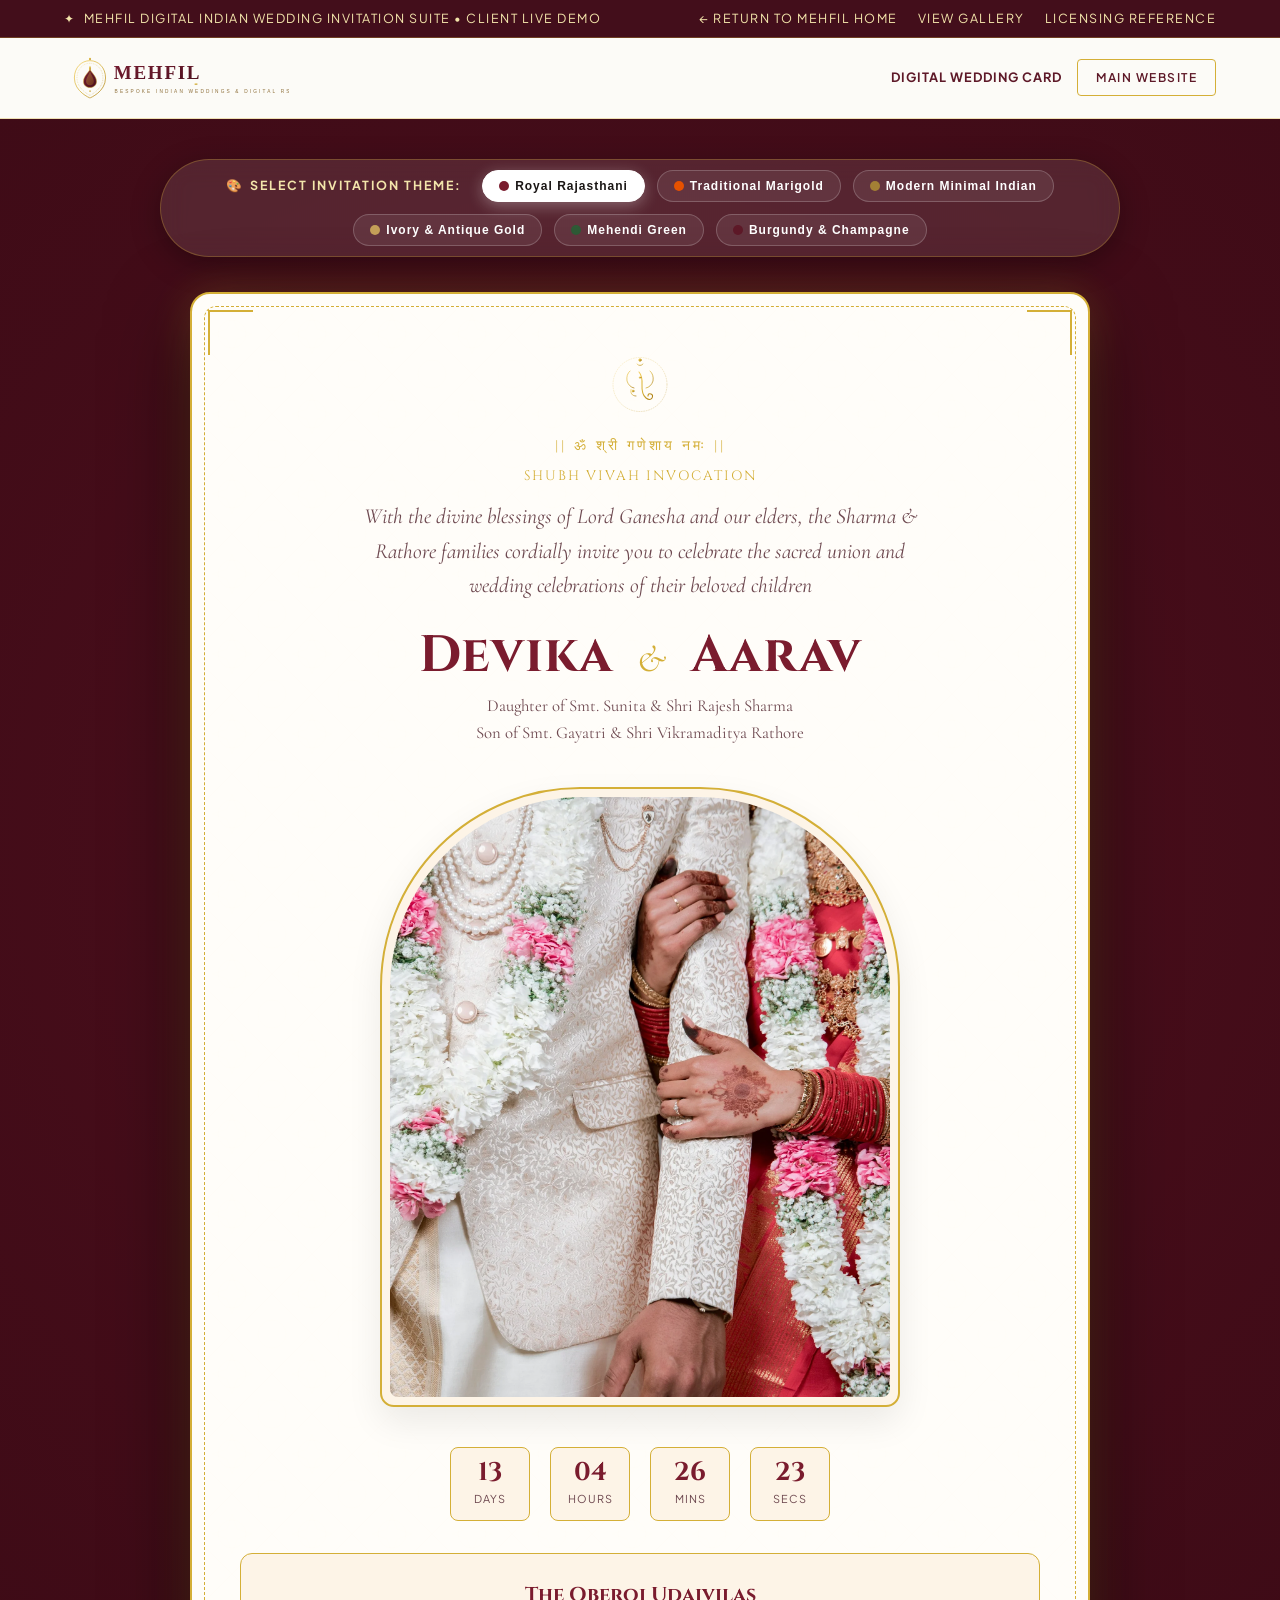
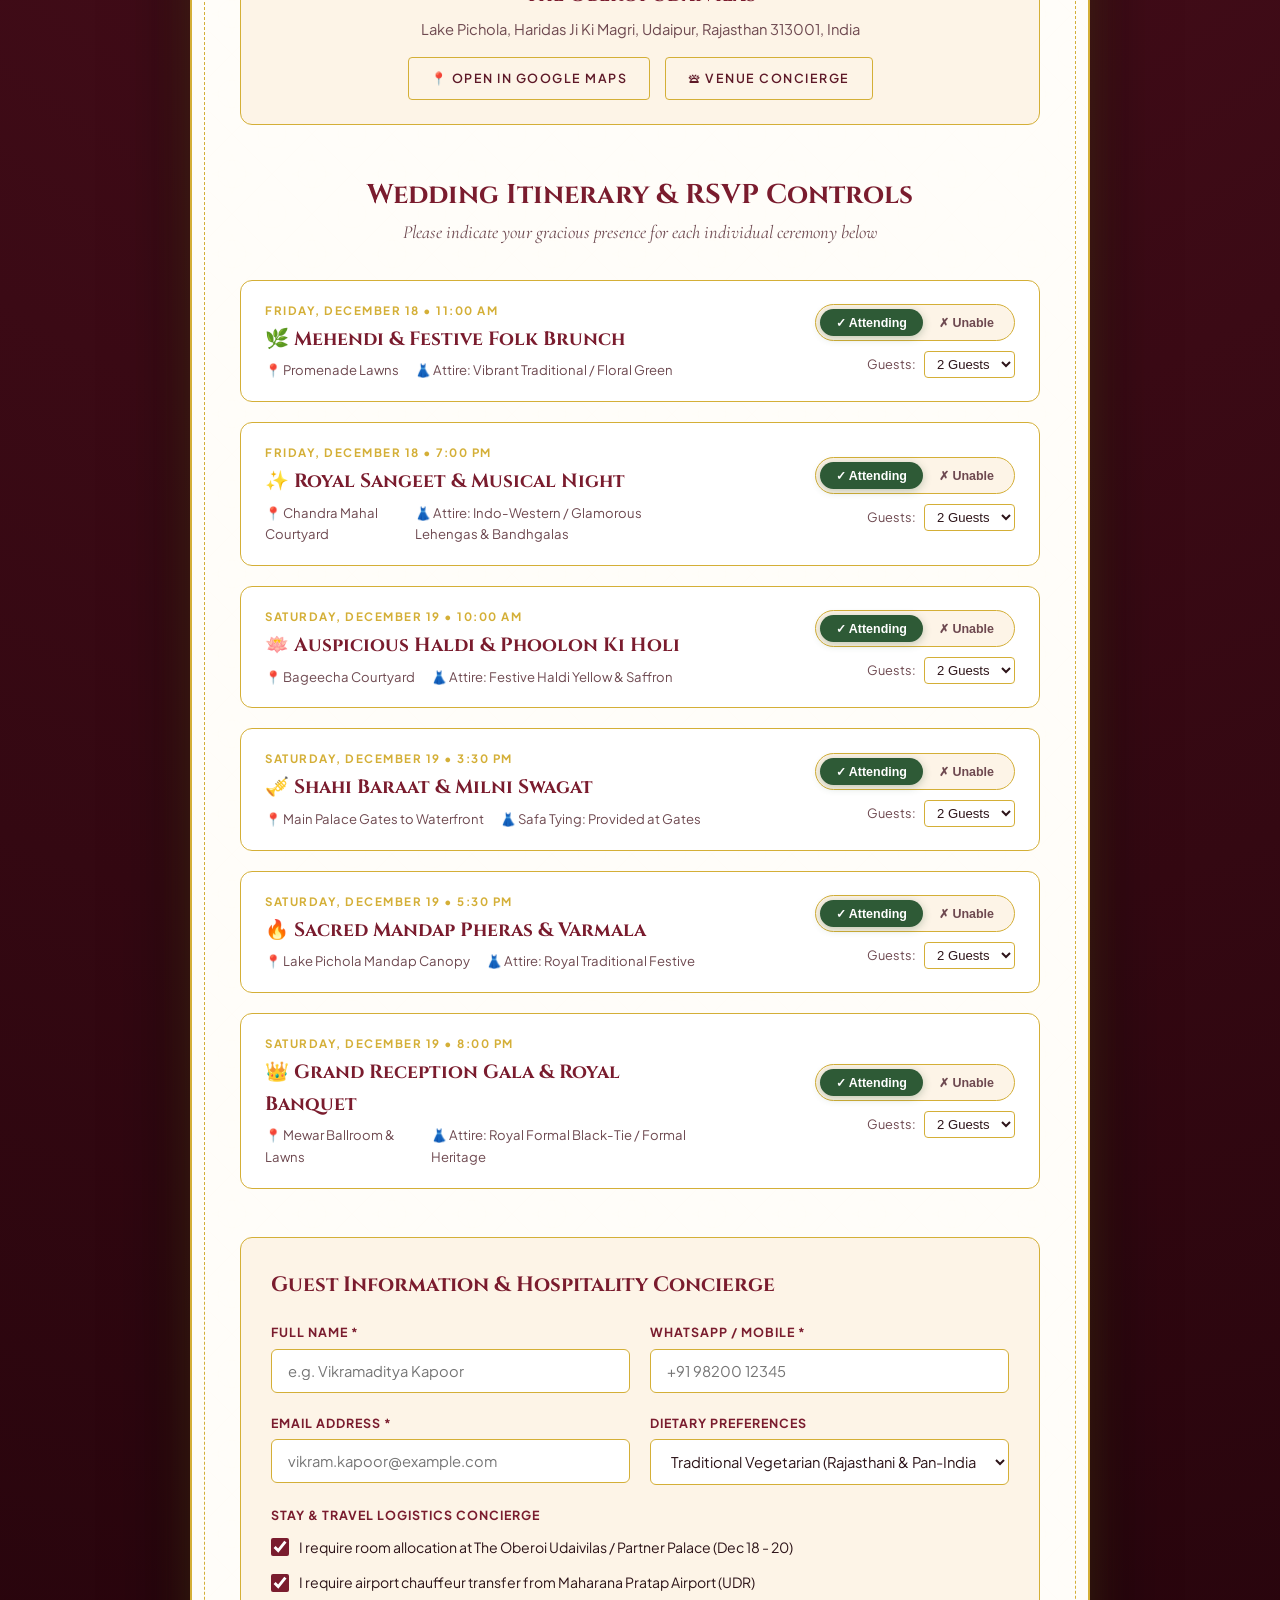
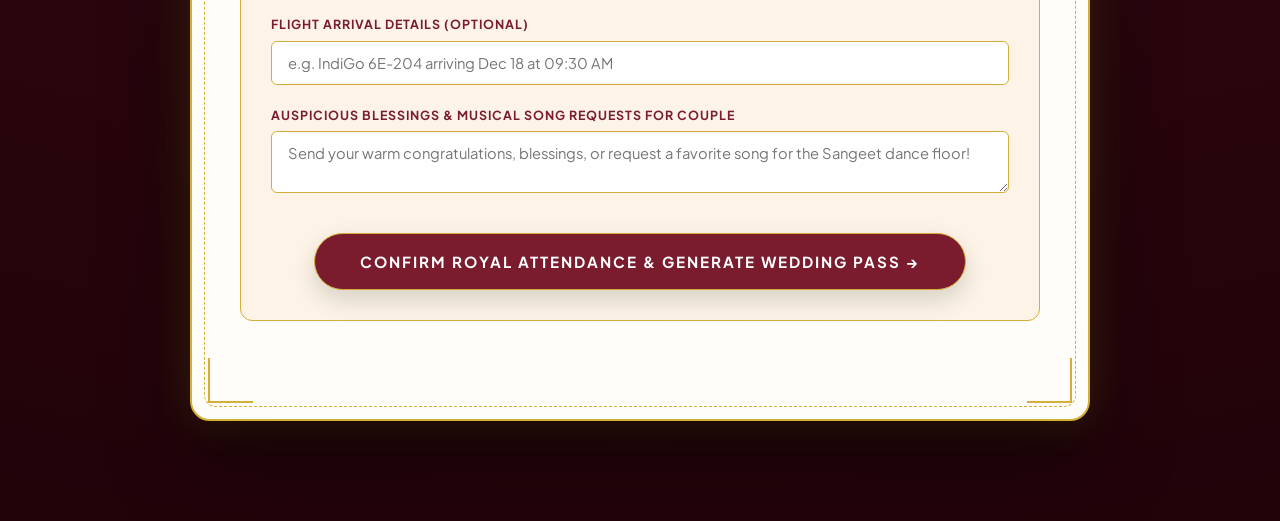
<file: rsvp.html>
<!DOCTYPE html>
<html lang="en">
<head>
  <meta charset="UTF-8">
  <meta name="viewport" content="width=device-width, initial-scale=1.0">
  <title>Digital Wedding Card &amp; RSVP — Devika &amp; Aarav | Mehfil</title>
  <meta name="description" content="Official digital wedding invitation and multi-ceremony RSVP concierge for Devika Sharma & Aarav Rathore at The Oberoi Udaivilas, Udaipur.">
  <link rel="stylesheet" href="css/style.css">
  <link rel="stylesheet" href="css/rsvp.css">
  <link rel="icon" type="image/svg+xml" href="assets/vectors/logo.svg">
</head>
<body class="theme-rajasthani">

  <!-- Top Navigation Bar -->
  <aside class="top-bar">
    <div class="container top-bar-content">
      <div class="top-bar-notice">
        <span>✦</span> Mehfil Digital Indian Wedding Invitation Suite • Client Live Demo
      </div>
      <div class="top-bar-contact">
        <a href="index.html">← Return to Mehfil Home</a>
        <a href="gallery.html">View Gallery</a>
        <a href="licenses.html">Licensing Reference</a>
      </div>
    </div>
  </aside>

  <!-- Sticky Header -->
  <header class="site-header">
    <div class="container nav-container">
      <a href="index.html" class="brand-logo" aria-label="Mehfil Home">
        <img src="assets/vectors/logo.svg" alt="Mehfil Logo" width="220" height="52">
      </a>

      <div style="display: flex; align-items: center; gap: 15px;">
        <span style="font-size: 0.8rem; font-weight: 700; color: var(--color-burgundy); letter-spacing: 1px; text-transform: uppercase;">
          Digital Wedding Card
        </span>
        <a href="index.html" class="btn btn-outline" style="padding: 8px 18px; font-size: 0.75rem;">Main Website</a>
      </div>
    </div>
  </header>

  <!-- Page Wrapper -->
  <main class="rsvp-page-wrapper">
    <div class="container">

      <!-- Interactive Theme Switcher Bar -->
      <section class="theme-switcher-bar" aria-label="Visual Theme Switcher">
        <span class="theme-switcher-label">
          <span>🎨</span> Select Invitation Theme:
        </span>

        <button type="button" class="theme-btn active" data-theme="theme-rajasthani">
          <span class="color-dot" style="background: #7A1C2E;"></span> Royal Rajasthani
        </button>

        <button type="button" class="theme-btn" data-theme="theme-marigold">
          <span class="color-dot" style="background: #E65100;"></span> Traditional Marigold
        </button>

        <button type="button" class="theme-btn" data-theme="theme-minimal">
          <span class="color-dot" style="background: #A38035;"></span> Modern Minimal Indian
        </button>

        <button type="button" class="theme-btn" data-theme="theme-ivory-gold">
          <span class="color-dot" style="background: #C5A059;"></span> Ivory &amp; Antique Gold
        </button>

        <button type="button" class="theme-btn" data-theme="theme-mehendi">
          <span class="color-dot" style="background: #2E5A36;"></span> Mehendi Green
        </button>

        <button type="button" class="theme-btn" data-theme="theme-burgundy">
          <span class="color-dot" style="background: #5E1928;"></span> Burgundy &amp; Champagne
        </button>
      </section>

      <!-- The Digital Indian Wedding Card -->
      <article class="wedding-card">
        <!-- Ornamental Corners -->
        <div class="card-corner card-corner-tl"></div>
        <div class="card-corner card-corner-tr"></div>
        <div class="card-corner card-corner-bl"></div>
        <div class="card-corner card-corner-br"></div>

        <div class="card-inner-frame">
          <!-- Card Header / Sacred Invocation -->
          <header class="invitation-header">
            <img src="assets/vectors/ganesh-mangalam.svg" alt="Ganesh Mangalam Invocation" class="ganesh-symbol" width="70" height="70">
            <p class="auspicious-mantra">|| ॐ श्री गणेशाय नमः ||</p>
            <p style="font-family: var(--font-royal); font-size: 0.85rem; letter-spacing: 2px; text-transform: uppercase; color: var(--card-accent); margin-bottom: 12px;">
              Shubh Vivah Invocation
            </p>
            <p class="invitation-family-greeting">
              With the divine blessings of Lord Ganesha and our elders, the Sharma &amp; Rathore families cordially invite you to celebrate the sacred union and wedding celebrations of their beloved children
            </p>

            <h1 class="couple-hero-names">
              Devika <span>&amp;</span> Aarav
            </h1>

            <p class="couple-parents-sub">
              Daughter of Smt. Sunita &amp; Shri Rajesh Sharma<br>
              Son of Smt. Gayatri &amp; Shri Vikramaditya Rathore
            </p>
          </header>

          <!-- Couple's Featured Portrait -->
          <div class="couple-portrait-wrapper">
            <div class="couple-portrait-inner">
              <picture>
                <source srcset="assets/images/hero/hero-royal-couple.webp" type="image/webp">
                <img src="assets/images/hero/hero-royal-couple.jpg" alt="Devika and Aarav in traditional Indian wedding attire with floral garlands" width="520" height="624">
              </picture>
            </div>
          </div>

          <!-- Auspicious Countdown Bar -->
          <div class="countdown-bar">
            <div class="countdown-box">
              <div class="countdown-val" id="countDays">28</div>
              <div class="countdown-label">Days</div>
            </div>
            <div class="countdown-box">
              <div class="countdown-val" id="countHours">14</div>
              <div class="countdown-label">Hours</div>
            </div>
            <div class="countdown-box">
              <div class="countdown-val" id="countMins">32</div>
              <div class="countdown-label">Mins</div>
            </div>
            <div class="countdown-box">
              <div class="countdown-val" id="countSecs">45</div>
              <div class="countdown-label">Secs</div>
            </div>
          </div>

          <!-- Venue & Location Details -->
          <section class="venue-showcase">
            <h2 class="venue-title">The Oberoi Udaivilas</h2>
            <p class="venue-address">
              Lake Pichola, Haridas Ji Ki Magri, Udaipur, Rajasthan 313001, India
            </p>
            <div class="venue-actions">
              <a href="https://maps.google.com/?q=The+Oberoi+Udaivilas+Udaipur" target="_blank" rel="noopener noreferrer" class="btn btn-outline" style="font-size: 0.78rem; padding: 10px 22px;">
                <span>📍 Open in Google Maps</span>
              </a>
              <a href="tel:+912942433300" class="btn btn-outline" style="font-size: 0.78rem; padding: 10px 22px;">
                <span>🛎 Venue Concierge</span>
              </a>
            </div>
          </section>

          <!-- Wedding Schedule & Individual Function RSVP Controls -->
          <form id="digitalRsvpForm">
            <div class="schedule-rsvp-heading">
              <h3>Wedding Itinerary &amp; RSVP Controls</h3>
              <p>Please indicate your gracious presence for each individual ceremony below</p>
            </div>

            <div class="functions-rsvp-list">
              <!-- 1. Mehendi Ceremony -->
              <div class="function-card" data-rsvp-status="attending">
                <div>
                  <div class="fn-badge-date">Friday, December 18 • 11:00 AM</div>
                  <h4 class="fn-title">🌿 Mehendi &amp; Festive Folk Brunch</h4>
                  <div class="fn-meta">
                    <span>📍 Promenade Lawns</span>
                    <span>👗 Attire: Vibrant Traditional / Floral Green</span>
                  </div>
                </div>
                <div class="fn-rsvp-controls">
                  <div class="fn-status-options">
                    <button type="button" class="fn-status-btn btn-attend selected-attending">✓ Attending</button>
                    <button type="button" class="fn-status-btn btn-decline">✗ Unable</button>
                  </div>
                  <div class="fn-guest-count">
                    <span>Guests:</span>
                    <select class="fn-count-select" aria-label="Guests for Mehendi">
                      <option value="1">1 Guest</option>
                      <option value="2" selected>2 Guests</option>
                      <option value="3">3 Guests</option>
                      <option value="4">4 Guests</option>
                    </select>
                  </div>
                </div>
              </div>

              <!-- 2. Sangeet Gala -->
              <div class="function-card" data-rsvp-status="attending">
                <div>
                  <div class="fn-badge-date">Friday, December 18 • 7:00 PM</div>
                  <h4 class="fn-title">✨ Royal Sangeet &amp; Musical Night</h4>
                  <div class="fn-meta">
                    <span>📍 Chandra Mahal Courtyard</span>
                    <span>👗 Attire: Indo-Western / Glamorous Lehengas &amp; Bandhgalas</span>
                  </div>
                </div>
                <div class="fn-rsvp-controls">
                  <div class="fn-status-options">
                    <button type="button" class="fn-status-btn btn-attend selected-attending">✓ Attending</button>
                    <button type="button" class="fn-status-btn btn-decline">✗ Unable</button>
                  </div>
                  <div class="fn-guest-count">
                    <span>Guests:</span>
                    <select class="fn-count-select" aria-label="Guests for Sangeet">
                      <option value="1">1 Guest</option>
                      <option value="2" selected>2 Guests</option>
                      <option value="3">3 Guests</option>
                      <option value="4">4 Guests</option>
                    </select>
                  </div>
                </div>
              </div>

              <!-- 3. Haldi & Phoolon Ki Holi -->
              <div class="function-card" data-rsvp-status="attending">
                <div>
                  <div class="fn-badge-date">Saturday, December 19 • 10:00 AM</div>
                  <h4 class="fn-title">🪷 Auspicious Haldi &amp; Phoolon Ki Holi</h4>
                  <div class="fn-meta">
                    <span>📍 Bageecha Courtyard</span>
                    <span>👗 Attire: Festive Haldi Yellow &amp; Saffron</span>
                  </div>
                </div>
                <div class="fn-rsvp-controls">
                  <div class="fn-status-options">
                    <button type="button" class="fn-status-btn btn-attend selected-attending">✓ Attending</button>
                    <button type="button" class="fn-status-btn btn-decline">✗ Unable</button>
                  </div>
                  <div class="fn-guest-count">
                    <span>Guests:</span>
                    <select class="fn-count-select" aria-label="Guests for Haldi">
                      <option value="1">1 Guest</option>
                      <option value="2" selected>2 Guests</option>
                      <option value="3">3 Guests</option>
                      <option value="4">4 Guests</option>
                    </select>
                  </div>
                </div>
              </div>

              <!-- 4. Shahi Baraat -->
              <div class="function-card" data-rsvp-status="attending">
                <div>
                  <div class="fn-badge-date">Saturday, December 19 • 3:30 PM</div>
                  <h4 class="fn-title">🎺 Shahi Baraat &amp; Milni Swagat</h4>
                  <div class="fn-meta">
                    <span>📍 Main Palace Gates to Waterfront</span>
                    <span>👗 Safa Tying: Provided at Gates</span>
                  </div>
                </div>
                <div class="fn-rsvp-controls">
                  <div class="fn-status-options">
                    <button type="button" class="fn-status-btn btn-attend selected-attending">✓ Attending</button>
                    <button type="button" class="fn-status-btn btn-decline">✗ Unable</button>
                  </div>
                  <div class="fn-guest-count">
                    <span>Guests:</span>
                    <select class="fn-count-select" aria-label="Guests for Baraat">
                      <option value="1">1 Guest</option>
                      <option value="2" selected>2 Guests</option>
                      <option value="3">3 Guests</option>
                      <option value="4">4 Guests</option>
                    </select>
                  </div>
                </div>
              </div>

              <!-- 5. Mandap & Saat Phere -->
              <div class="function-card" data-rsvp-status="attending">
                <div>
                  <div class="fn-badge-date">Saturday, December 19 • 5:30 PM</div>
                  <h4 class="fn-title">🔥 Sacred Mandap Pheras &amp; Varmala</h4>
                  <div class="fn-meta">
                    <span>📍 Lake Pichola Mandap Canopy</span>
                    <span>👗 Attire: Royal Traditional Festive</span>
                  </div>
                </div>
                <div class="fn-rsvp-controls">
                  <div class="fn-status-options">
                    <button type="button" class="fn-status-btn btn-attend selected-attending">✓ Attending</button>
                    <button type="button" class="fn-status-btn btn-decline">✗ Unable</button>
                  </div>
                  <div class="fn-guest-count">
                    <span>Guests:</span>
                    <select class="fn-count-select" aria-label="Guests for Pheras">
                      <option value="1">1 Guest</option>
                      <option value="2" selected>2 Guests</option>
                      <option value="3">3 Guests</option>
                      <option value="4">4 Guests</option>
                    </select>
                  </div>
                </div>
              </div>

              <!-- 6. Grand Reception Gala -->
              <div class="function-card" data-rsvp-status="attending">
                <div>
                  <div class="fn-badge-date">Saturday, December 19 • 8:00 PM</div>
                  <h4 class="fn-title">👑 Grand Reception Gala &amp; Royal Banquet</h4>
                  <div class="fn-meta">
                    <span>📍 Mewar Ballroom &amp; Lawns</span>
                    <span>👗 Attire: Royal Formal Black-Tie / Formal Heritage</span>
                  </div>
                </div>
                <div class="fn-rsvp-controls">
                  <div class="fn-status-options">
                    <button type="button" class="fn-status-btn btn-attend selected-attending">✓ Attending</button>
                    <button type="button" class="fn-status-btn btn-decline">✗ Unable</button>
                  </div>
                  <div class="fn-guest-count">
                    <span>Guests:</span>
                    <select class="fn-count-select" aria-label="Guests for Reception">
                      <option value="1">1 Guest</option>
                      <option value="2" selected>2 Guests</option>
                      <option value="3">3 Guests</option>
                      <option value="4">4 Guests</option>
                    </select>
                  </div>
                </div>
              </div>
            </div>

            <!-- Guest Details & Logistics Assistance -->
            <section class="guest-details-form">
              <h3 style="font-family: var(--font-royal); font-size: 1.3rem; color: var(--card-primary); margin-bottom: 20px;">
                Guest Information &amp; Hospitality Concierge
              </h3>

              <div class="details-grid">
                <div>
                  <label class="card-form-label" for="guestFullName">Full Name *</label>
                  <input type="text" id="guestFullName" class="card-form-input" placeholder="e.g. Vikramaditya Kapoor" required>
                </div>

                <div>
                  <label class="card-form-label" for="guestPhone">WhatsApp / Mobile *</label>
                  <input type="tel" id="guestPhone" class="card-form-input" placeholder="+91 98200 12345" required>
                </div>

                <div>
                  <label class="card-form-label" for="guestEmail">Email Address *</label>
                  <input type="email" id="guestEmail" class="card-form-input" placeholder="vikram.kapoor@example.com" required>
                </div>

                <div>
                  <label class="card-form-label" for="guestDietary">Dietary Preferences</label>
                  <select id="guestDietary" class="card-form-select">
                    <option value="Traditional Vegetarian (Rajasthani &amp; North Indian)">Traditional Vegetarian (Rajasthani &amp; Pan-Indian)</option>
                    <option value="Jain Vegetarian (Strict No Onion / Garlic / Root)">Jain Vegetarian (Strict No Onion / Garlic / Root)</option>
                    <option value="Non-Vegetarian (Royal Awadhi &amp; Mughlai)">Non-Vegetarian (Royal Awadhi &amp; Mughlai)</option>
                    <option value="Vegan / Plant Based">Vegan / Plant Based</option>
                    <option value="Gluten-Free Vegetarian">Gluten-Free Vegetarian</option>
                  </select>
                </div>

                <div class="details-full">
                  <label class="card-form-label">Stay &amp; Travel Logistics Concierge</label>
                  <div class="logistics-checks">
                    <label class="checkbox-label">
                      <input type="checkbox" id="checkHotelStay" checked>
                      <span>I require room allocation at The Oberoi Udaivilas / Partner Palace (Dec 18 - 20)</span>
                    </label>

                    <label class="checkbox-label">
                      <input type="checkbox" id="checkAirportTransfer" checked>
                      <span>I require airport chauffeur transfer from Maharana Pratap Airport (UDR)</span>
                    </label>
                  </div>
                </div>

                <div class="details-full">
                  <label class="card-form-label" for="guestFlight">Flight Arrival Details (Optional)</label>
                  <input type="text" id="guestFlight" class="card-form-input" placeholder="e.g. IndiGo 6E-204 arriving Dec 18 at 09:30 AM">
                </div>

                <div class="details-full">
                  <label class="card-form-label" for="guestBlessing">Auspicious Blessings &amp; Musical Song Requests for Couple</label>
                  <textarea id="guestBlessing" class="card-form-textarea" rows="2" placeholder="Send your warm congratulations, blessings, or request a favorite song for the Sangeet dance floor!"></textarea>
                </div>
              </div>

              <div class="rsvp-submit-wrapper">
                <button type="submit" class="btn btn-rsvp-confirm">
                  <span>Confirm Royal Attendance &amp; Generate Wedding Pass →</span>
                </button>
              </div>
            </section>
          </form>

        </div>
      </article>

    </div>
  </main>

  <!-- Confirmation Modal & Digital Royal Wedding Pass -->
  <div class="modal-backdrop" id="rsvpConfirmModal" role="dialog" aria-modal="true" aria-labelledby="passGuestName">
    <div class="pass-card">
      <button type="button" class="modal-close-btn" id="modalCloseBtn" aria-label="Close pass">✕</button>

      <img src="assets/vectors/ganesh-mangalam.svg" alt="Royal Crest" class="pass-emblem" width="55" height="55">
      <h3 class="pass-title">Official Royal Wedding Pass</h3>
      <p class="pass-couple">Devika &amp; Aarav's Wedding</p>

      <div class="pass-summary-list">
        <div class="pass-summary-row">
          <span class="pass-summary-label">Honored Guest:</span>
          <span class="pass-summary-val" id="passGuestName">Vikramaditya Kapoor</span>
        </div>
        <div class="pass-summary-row">
          <span class="pass-summary-label">Booking Reference:</span>
          <span class="pass-summary-val" id="passBookingRef">MEHFIL-782194</span>
        </div>
        <div class="pass-summary-row">
          <span class="pass-summary-label">Functions Confirmed:</span>
          <span class="pass-summary-val" id="passFunctions">Mehendi, Sangeet, Haldi, Baraat, Pheras, Reception</span>
        </div>
        <div class="pass-summary-row">
          <span class="pass-summary-label">Dietary Preference:</span>
          <span class="pass-summary-val" id="passDietary">Traditional Vegetarian</span>
        </div>
        <div class="pass-summary-row">
          <span class="pass-summary-label">Palace Stay:</span>
          <span class="pass-summary-val" id="passStay">Yes (Requested)</span>
        </div>
        <div class="pass-summary-row">
          <span class="pass-summary-label">Airport Transfer:</span>
          <span class="pass-summary-val" id="passTransfer">Yes (Requested)</span>
        </div>
        <div class="pass-summary-row">
          <span class="pass-summary-label">Venue:</span>
          <span class="pass-summary-val">The Oberoi Udaivilas, Udaipur</span>
        </div>
      </div>

      <div style="display: flex; gap: 12px; justify-content: center;">
        <button type="button" class="btn btn-primary" id="printPassBtn" style="padding: 10px 22px; font-size: 0.8rem;">
          <span>🖨 Print / Save Pass</span>
        </button>
        <a href="index.html" class="btn btn-outline" style="padding: 10px 22px; font-size: 0.8rem;">
          <span>Return Home</span>
        </a>
      </div>
    </div>
  </div>

  <script src="js/rsvp.js"></script>
</body>
</html>
</file>
<file: css/style.css>
/* ==========================================================================
   MEHFIL — LUXURY BESPOKE INDIAN WEDDINGS & DIGITAL RSVP CONCIERGE
   Main Stylesheet: Authentic Heritage Aesthetic, Editorial Elegance & Performance
   ========================================================================== */

@import url('https://fonts.googleapis.com/css2?family=Cinzel:wght@400;500;600;700;800&family=Cormorant+Garamond:ital,wght@0,400;0,500;0,600;0,700;1,400;1,600&family=Montserrat:wght@300;400;500;600;700&family=Plus+Jakarta+Sans:wght@300;400;500;600;700&display=swap');

:root {
  /* Authentic Indian Wedding Color Palette */
  --color-burgundy: #5E1928;
  --color-burgundy-deep: #430E1B;
  --color-burgundy-light: #7A2338;
  --color-royal-red: #8B1E22;
  --color-royal-red-glow: #B71C1C;
  
  --color-gold: #D4AF37;
  --color-gold-light: #F3E5AB;
  --color-gold-deep: #AA7C11;
  --color-gold-shimmer: linear-gradient(135deg, #F9E79F 0%, #D4AF37 50%, #996515 100%);
  --color-gold-subtle: rgba(212, 175, 55, 0.15);
  --color-gold-border: rgba(212, 175, 55, 0.35);

  --color-haldi-yellow: #F5A623;
  --color-haldi-glow: #F9B208;
  --color-marigold-orange: #E65100;
  --color-marigold-warm: #EA580C;
  --color-mehendi-green: #2E5A36;
  --color-mehendi-deep: #1F3E26;
  --color-mehendi-sage: #4B7C59;

  --color-ivory: #FCFBF7;
  --color-cream: #FAF6EE;
  --color-sand: #F4ECE1;
  --color-charcoal: #1C1718;
  --color-text-muted: #6B6264;
  --color-text-dark: #2B2123;
  --color-white: #FFFFFF;

  /* Typography */
  --font-royal: 'Cinzel', 'Playfair Display', Georgia, serif;
  --font-serif: 'Cormorant Garamond', Garamond, Georgia, serif;
  --font-body: 'Plus Jakarta Sans', 'Montserrat', -apple-system, BlinkMacSystemFont, sans-serif;

  /* Spacing & Layout */
  --container-max: 1280px;
  --container-wide: 1400px;
  --transition-smooth: all 0.35s cubic-bezier(0.25, 1, 0.5, 1);
  --shadow-subtle: 0 4px 20px rgba(0, 0, 0, 0.05);
  --shadow-royal: 0 10px 30px rgba(94, 25, 40, 0.12), 0 2px 10px rgba(212, 175, 55, 0.1);
  --shadow-card: 0 15px 35px rgba(0, 0, 0, 0.08);
}

/* Base Resets */
*, *::before, *::after {
  box-sizing: border-box;
  margin: 0;
  padding: 0;
}

html {
  scroll-behavior: smooth;
  font-size: 16px;
  -webkit-font-smoothing: antialiased;
}

body {
  font-family: var(--font-body);
  background-color: var(--color-ivory);
  color: var(--color-text-dark);
  line-height: 1.65;
  overflow-x: hidden;
  position: relative;
}

/* Background Jaali Subtle Texture Overlay */
body::before {
  content: '';
  position: fixed;
  top: 0;
  left: 0;
  width: 100%;
  height: 100%;
  background-image: url('../assets/vectors/jaali-pattern.svg');
  background-repeat: repeat;
  opacity: 0.04;
  pointer-events: none;
  z-index: 0;
}

a {
  color: inherit;
  text-decoration: none;
  transition: var(--transition-smooth);
}

img {
  max-width: 100%;
  height: auto;
  display: block;
}

/* Container */
.container {
  width: 90%;
  max-width: var(--container-max);
  margin: 0 auto;
  position: relative;
  z-index: 1;
}

.container-wide {
  width: 94%;
  max-width: var(--container-wide);
  margin: 0 auto;
  position: relative;
  z-index: 1;
}

/* ==========================================================================
   ORNAMENTAL INDIAN DECORATIVE ELEMENTS & HEADINGS
   ========================================================================== */

.section-tag {
  display: inline-flex;
  align-items: center;
  gap: 10px;
  font-family: var(--font-body);
  font-size: 0.8rem;
  font-weight: 700;
  letter-spacing: 3px;
  text-transform: uppercase;
  color: var(--color-burgundy);
  margin-bottom: 0.75rem;
  background: rgba(212, 175, 55, 0.12);
  padding: 6px 16px;
  border-radius: 30px;
  border: 1px solid var(--color-gold-border);
}

.section-tag::before,
.section-tag::after {
  content: '✦';
  color: var(--color-gold);
  font-size: 0.75rem;
}

.section-title {
  font-family: var(--font-royal);
  font-size: 2.5rem;
  font-weight: 700;
  color: var(--color-burgundy-deep);
  line-height: 1.25;
  margin-bottom: 1rem;
  letter-spacing: 0.5px;
}

.section-subtitle {
  font-family: var(--font-serif);
  font-size: 1.35rem;
  font-style: italic;
  color: var(--color-text-muted);
  max-width: 700px;
  margin: 0 auto;
  line-height: 1.5;
}

.title-center {
  text-align: center;
}

/* Gold Divider with Kalash/Lotus motif */
.gold-divider {
  display: flex;
  align-items: center;
  justify-content: center;
  gap: 15px;
  margin: 1.5rem auto 2.5rem;
  max-width: 320px;
}

.gold-divider::before,
.gold-divider::after {
  content: '';
  flex: 1;
  height: 1px;
  background: linear-gradient(to right, transparent, var(--color-gold), transparent);
}

.gold-divider .divider-icon {
  width: 24px;
  height: 24px;
  color: var(--color-gold);
  display: flex;
  align-items: center;
  justify-content: center;
}

/* Buttons */
.btn {
  display: inline-flex;
  align-items: center;
  justify-content: center;
  gap: 10px;
  font-family: var(--font-body);
  font-size: 0.85rem;
  font-weight: 600;
  letter-spacing: 1.5px;
  text-transform: uppercase;
  padding: 14px 32px;
  border-radius: 4px;
  border: none;
  cursor: pointer;
  transition: var(--transition-smooth);
  position: relative;
  overflow: hidden;
}

.btn-primary {
  background: var(--color-burgundy);
  color: var(--color-gold-light);
  border: 1px solid var(--color-gold);
  box-shadow: 0 4px 15px rgba(94, 25, 40, 0.25);
}

.btn-primary:hover {
  background: var(--color-burgundy-deep);
  color: #FFFFFF;
  box-shadow: 0 8px 25px rgba(94, 25, 40, 0.4);
  transform: translateY(-2px);
}

.btn-gold {
  background: var(--color-gold-shimmer);
  color: var(--color-burgundy-deep);
  font-weight: 700;
  box-shadow: 0 4px 15px rgba(212, 175, 55, 0.3);
}

.btn-gold:hover {
  box-shadow: 0 8px 25px rgba(212, 175, 55, 0.5);
  transform: translateY(-2px);
}

.btn-outline {
  background: transparent;
  color: var(--color-burgundy);
  border: 1.5px solid var(--color-gold);
}

.btn-outline:hover {
  background: var(--color-gold-subtle);
  border-color: var(--color-burgundy);
  transform: translateY(-2px);
}

/* ==========================================================================
   TOP CONCIERGE BAR & STICKY HEADER
   ========================================================================== */

.top-bar {
  background: var(--color-burgundy-deep);
  color: var(--color-gold-light);
  font-size: 0.78rem;
  letter-spacing: 1.5px;
  text-transform: uppercase;
  padding: 8px 0;
  border-bottom: 1px solid rgba(212, 175, 55, 0.3);
  position: relative;
  z-index: 100;
}

.top-bar-content {
  display: flex;
  justify-content: space-between;
  align-items: center;
}

.top-bar-notice {
  display: flex;
  align-items: center;
  gap: 8px;
}

.top-bar-contact {
  display: flex;
  gap: 20px;
}

.top-bar-contact a:hover {
  color: #FFFFFF;
}

/* Main Navigation */
.site-header {
  position: sticky;
  top: 0;
  background: rgba(252, 251, 247, 0.96);
  backdrop-filter: blur(10px);
  border-bottom: 1px solid var(--color-gold-border);
  z-index: 99;
  transition: var(--transition-smooth);
}

.nav-container {
  display: flex;
  align-items: center;
  justify-content: space-between;
  padding: 14px 0;
}

.brand-logo {
  display: flex;
  align-items: center;
  height: 52px;
}

.brand-logo img {
  height: 100%;
  width: auto;
}

.nav-menu {
  display: flex;
  align-items: center;
  gap: 28px;
  list-style: none;
}

.nav-link {
  font-family: var(--font-body);
  font-size: 0.82rem;
  font-weight: 600;
  letter-spacing: 1.2px;
  text-transform: uppercase;
  color: var(--color-charcoal);
  position: relative;
  padding: 6px 0;
}

.nav-link::after {
  content: '';
  position: absolute;
  bottom: 0;
  left: 0;
  width: 0%;
  height: 2px;
  background: var(--color-gold);
  transition: var(--transition-smooth);
}

.nav-link:hover::after,
.nav-link.active::after {
  width: 100%;
}

.nav-link:hover {
  color: var(--color-burgundy);
}

.nav-actions {
  display: flex;
  align-items: center;
  gap: 15px;
}

.mobile-toggle {
  display: none;
  background: none;
  border: none;
  cursor: pointer;
  padding: 8px;
  color: var(--color-burgundy);
}

/* ==========================================================================
   HERO SECTION — CINEMATIC INDIAN WEDDING ROYALTY
   ========================================================================== */

.hero-section {
  position: relative;
  min-height: 90vh;
  display: flex;
  align-items: center;
  background: radial-gradient(circle at center, #FAF6EE 0%, #F5EFEB 100%);
  overflow: hidden;
  padding: 60px 0 80px;
}

.hero-mandala-bg {
  position: absolute;
  right: -100px;
  top: 50%;
  transform: translateY(-50%);
  width: 800px;
  height: 800px;
  opacity: 0.12;
  pointer-events: none;
  animation: slowSpin 140s linear infinite;
}

@keyframes slowSpin {
  from { transform: translateY(-50%) rotate(0deg); }
  to { transform: translateY(-50%) rotate(360deg); }
}

.hero-grid {
  display: grid;
  grid-template-columns: 1.1fr 0.9fr;
  gap: 60px;
  align-items: center;
}

.hero-content {
  position: relative;
  z-index: 2;
}

.hero-tag {
  margin-bottom: 1.2rem;
}

.hero-title {
  font-family: var(--font-royal);
  font-size: 3.5rem;
  font-weight: 700;
  color: var(--color-burgundy-deep);
  line-height: 1.15;
  margin-bottom: 1.5rem;
}

.hero-title span {
  background: var(--color-gold-shimmer);
  -webkit-background-clip: text;
  -webkit-text-fill-color: transparent;
  display: block;
}

.hero-description {
  font-family: var(--font-serif);
  font-size: 1.4rem;
  color: var(--color-text-dark);
  line-height: 1.6;
  margin-bottom: 2.2rem;
  max-width: 580px;
}

.hero-ctas {
  display: flex;
  flex-wrap: wrap;
  gap: 16px;
  margin-bottom: 3rem;
}

/* Hero Trust Stats */
.hero-stats {
  display: flex;
  gap: 40px;
  padding-top: 2rem;
  border-top: 1px solid var(--color-gold-border);
}

.stat-item {
  display: flex;
  flex-direction: column;
}

.stat-number {
  font-family: var(--font-royal);
  font-size: 2rem;
  font-weight: 700;
  color: var(--color-burgundy);
  line-height: 1.1;
}

.stat-label {
  font-size: 0.8rem;
  font-weight: 600;
  text-transform: uppercase;
  letter-spacing: 1px;
  color: var(--color-text-muted);
}

/* Hero Visual Composition */
.hero-visual {
  position: relative;
}

.hero-arch-wrapper {
  position: relative;
  width: 100%;
  max-width: 480px;
  margin: 0 auto;
  border-radius: 240px 240px 16px 16px;
  padding: 10px;
  background: linear-gradient(135deg, rgba(212, 175, 55, 0.6) 0%, rgba(94, 25, 40, 0.4) 100%);
  box-shadow: 0 25px 50px rgba(94, 25, 40, 0.18);
}

.hero-arch-inner {
  border-radius: 230px 230px 10px 10px;
  overflow: hidden;
  position: relative;
  aspect-ratio: 4 / 5.6;
  background: var(--color-sand);
}

.hero-arch-inner img {
  width: 100%;
  height: 100%;
  object-fit: cover;
  transition: transform 0.8s ease;
}

.hero-arch-wrapper:hover .hero-arch-inner img {
  transform: scale(1.04);
}

/* Floating Badge */
.hero-floating-card {
  position: absolute;
  bottom: 30px;
  left: -35px;
  background: rgba(255, 255, 255, 0.95);
  backdrop-filter: blur(10px);
  padding: 16px 22px;
  border-radius: 8px;
  border: 1px solid var(--color-gold-border);
  box-shadow: var(--shadow-royal);
  display: flex;
  align-items: center;
  gap: 15px;
  z-index: 3;
}

.card-icon-circle {
  width: 46px;
  height: 46px;
  border-radius: 50%;
  background: var(--color-gold-subtle);
  border: 1px solid var(--color-gold);
  display: flex;
  align-items: center;
  justify-content: center;
  color: var(--color-burgundy);
  font-size: 1.3rem;
}

.card-text h5 {
  font-family: var(--font-royal);
  font-size: 0.95rem;
  color: var(--color-burgundy-deep);
}

.card-text p {
  font-size: 0.75rem;
  color: var(--color-text-muted);
}

/* ==========================================================================
   CEREMONIES & TRADITIONS SHOWCASE (THE MEHFIL JOURNEY)
   ========================================================================== */

.ceremonies-section {
  padding: 100px 0;
  background: var(--color-cream);
  position: relative;
}

.ceremonies-grid {
  display: grid;
  grid-template-columns: repeat(3, 1fr);
  gap: 32px;
  margin-top: 3.5rem;
}

.ceremony-card {
  background: var(--color-white);
  border-radius: 12px;
  overflow: hidden;
  border: 1px solid var(--color-gold-border);
  box-shadow: var(--shadow-subtle);
  transition: var(--transition-smooth);
  display: flex;
  flex-direction: column;
}

.ceremony-card:hover {
  transform: translateY(-8px);
  box-shadow: var(--shadow-royal);
  border-color: var(--color-gold);
}

.ceremony-img-wrapper {
  position: relative;
  aspect-ratio: 16 / 11;
  overflow: hidden;
}

.ceremony-img-wrapper img {
  width: 100%;
  height: 100%;
  object-fit: cover;
  transition: transform 0.6s ease;
}

.ceremony-card:hover .ceremony-img-wrapper img {
  transform: scale(1.06);
}

.ceremony-badge {
  position: absolute;
  top: 14px;
  left: 14px;
  padding: 5px 14px;
  border-radius: 20px;
  font-size: 0.72rem;
  font-weight: 700;
  letter-spacing: 1px;
  text-transform: uppercase;
  color: var(--color-white);
  box-shadow: 0 4px 10px rgba(0, 0, 0, 0.2);
}

.badge-haldi { background: var(--color-haldi-yellow); color: #4A2E00; }
.badge-mehendi { background: var(--color-mehendi-green); }
.badge-sangeet { background: var(--color-burgundy); }
.badge-wedding { background: var(--color-royal-red); }
.badge-reception { background: #1A2E40; }
.badge-hampers { background: var(--color-marigold-warm); }

.ceremony-body {
  padding: 24px;
  flex: 1;
  display: flex;
  flex-direction: column;
}

.ceremony-title {
  font-family: var(--font-royal);
  font-size: 1.3rem;
  color: var(--color-burgundy-deep);
  margin-bottom: 8px;
}

.ceremony-desc {
  font-size: 0.92rem;
  color: var(--color-text-muted);
  line-height: 1.6;
  margin-bottom: 18px;
  flex: 1;
}

.ceremony-footer {
  display: flex;
  align-items: center;
  justify-content: space-between;
  border-top: 1px solid rgba(0, 0, 0, 0.06);
  padding-top: 14px;
  font-size: 0.8rem;
  color: var(--color-gold-deep);
  font-weight: 600;
}

/* ==========================================================================
   DIGITAL RSVP & INVITATION SUITE SPOTLIGHT (MAIN PRODUCT)
   ========================================================================== */

.rsvp-spotlight-section {
  padding: 110px 0;
  background: radial-gradient(circle at center, #4E1422 0%, #2A0912 100%);
  color: var(--color-white);
  position: relative;
  overflow: hidden;
}

.rsvp-spotlight-section::after {
  content: '';
  position: absolute;
  bottom: 0;
  left: 0;
  width: 100%;
  height: 60px;
  background-image: url('../assets/vectors/marigold-toran.svg');
  background-repeat: repeat-x;
  background-position: bottom;
  opacity: 0.4;
  pointer-events: none;
}

.rsvp-spotlight-grid {
  display: grid;
  grid-template-columns: 1fr 1.15fr;
  gap: 60px;
  align-items: center;
}

.rsvp-spotlight-content .section-tag {
  background: rgba(212, 175, 55, 0.2);
  color: var(--color-gold-light);
  border-color: var(--color-gold);
}

.rsvp-spotlight-content .section-title {
  color: #FFFFFF;
}

.rsvp-spotlight-content .section-subtitle {
  color: var(--color-gold-light);
  margin: 0 0 2rem 0;
  font-size: 1.25rem;
}

.features-list {
  list-style: none;
  display: flex;
  flex-direction: column;
  gap: 18px;
  margin-bottom: 2.5rem;
}

.feature-item {
  display: flex;
  align-items: flex-start;
  gap: 15px;
}

.feature-icon-box {
  width: 38px;
  height: 38px;
  border-radius: 8px;
  background: rgba(212, 175, 55, 0.15);
  border: 1px solid var(--color-gold);
  display: flex;
  align-items: center;
  justify-content: center;
  color: var(--color-gold-light);
  font-size: 1.1rem;
  flex-shrink: 0;
}

.feature-text h4 {
  font-family: var(--font-royal);
  font-size: 1.05rem;
  color: var(--color-gold-light);
  margin-bottom: 4px;
}

.feature-text p {
  font-size: 0.88rem;
  color: rgba(255, 255, 255, 0.8);
  line-height: 1.5;
}

/* Card Mockup Showcase */
.rsvp-card-mockup {
  position: relative;
  background: #FAF6EE;
  color: var(--color-text-dark);
  border-radius: 16px;
  padding: 40px;
  border: 2px solid var(--color-gold);
  box-shadow: 0 25px 60px rgba(0, 0, 0, 0.4), inset 0 0 30px rgba(212, 175, 55, 0.15);
  text-align: center;
}

.rsvp-mockup-corner-tl,
.rsvp-mockup-corner-tr,
.rsvp-mockup-corner-bl,
.rsvp-mockup-corner-br {
  position: absolute;
  width: 32px;
  height: 32px;
  border: 2px solid var(--color-gold);
}

.rsvp-mockup-corner-tl { top: 12px; left: 12px; border-right: none; border-bottom: none; }
.rsvp-mockup-corner-tr { top: 12px; right: 12px; border-left: none; border-bottom: none; }
.rsvp-mockup-corner-bl { bottom: 12px; left: 12px; border-right: none; border-top: none; }
.rsvp-mockup-corner-br { bottom: 12px; right: 12px; border-left: none; border-top: none; }

.mockup-header-icon {
  width: 44px;
  height: 44px;
  margin: 0 auto 12px;
}

.mockup-invitation-pre {
  font-family: var(--font-serif);
  font-style: italic;
  font-size: 1.15rem;
  color: var(--color-gold-deep);
  letter-spacing: 1px;
}

.mockup-couple-names {
  font-family: var(--font-royal);
  font-size: 2.2rem;
  color: var(--color-burgundy);
  margin: 6px 0 14px;
}

.mockup-details {
  font-size: 0.88rem;
  color: var(--color-text-muted);
  line-height: 1.8;
  margin-bottom: 22px;
}

.mockup-functions-preview {
  display: grid;
  grid-template-columns: repeat(3, 1fr);
  gap: 10px;
  margin-bottom: 24px;
}

.mockup-fn-badge {
  background: var(--color-ivory);
  border: 1px solid var(--color-gold-border);
  padding: 8px 6px;
  border-radius: 6px;
  font-size: 0.72rem;
  font-weight: 600;
  color: var(--color-burgundy);
}

/* ==========================================================================
   EDITORIAL WEDDINGS GALLERY (ASYMMETRICAL LUXURY GRID)
   ========================================================================== */

.gallery-section {
  padding: 100px 0;
  background: var(--color-ivory);
}

.gallery-tabs {
  display: flex;
  justify-content: center;
  flex-wrap: wrap;
  gap: 12px;
  margin: 2.5rem 0 3.5rem;
}

.tab-btn {
  background: none;
  border: 1px solid var(--color-gold-border);
  padding: 10px 24px;
  border-radius: 25px;
  font-family: var(--font-body);
  font-size: 0.8rem;
  font-weight: 600;
  letter-spacing: 1.2px;
  text-transform: uppercase;
  color: var(--color-text-dark);
  cursor: pointer;
  transition: var(--transition-smooth);
}

.tab-btn:hover,
.tab-btn.active {
  background: var(--color-burgundy);
  color: var(--color-gold-light);
  border-color: var(--color-gold);
}

/* Editorial Asymmetrical Grid */
.editorial-grid {
  display: grid;
  grid-template-columns: repeat(12, 1fr);
  gap: 24px;
}

.gallery-item {
  position: relative;
  border-radius: 10px;
  overflow: hidden;
  box-shadow: var(--shadow-subtle);
  border: 1px solid rgba(212, 175, 55, 0.2);
  transition: var(--transition-smooth);
  cursor: pointer;
}

.gallery-item:hover {
  transform: translateY(-6px);
  box-shadow: var(--shadow-royal);
}

.gallery-item img {
  width: 100%;
  height: 100%;
  object-fit: cover;
  transition: transform 0.7s cubic-bezier(0.2, 0.8, 0.2, 1);
}

.gallery-item:hover img {
  transform: scale(1.06);
}

/* Asymmetrical Spans */
.col-span-8 { grid-column: span 8; height: 460px; }
.col-span-4 { grid-column: span 4; height: 460px; }
.col-span-4-short { grid-column: span 4; height: 360px; }
.col-span-4-tall { grid-column: span 4; height: 520px; }
.col-span-6 { grid-column: span 6; height: 400px; }

.gallery-overlay {
  position: absolute;
  inset: 0;
  background: linear-gradient(to top, rgba(30, 8, 14, 0.85) 0%, rgba(30, 8, 14, 0.1) 60%, transparent 100%);
  display: flex;
  flex-direction: column;
  justify-content: flex-end;
  padding: 24px;
  opacity: 0;
  transition: opacity 0.35s ease;
}

.gallery-item:hover .gallery-overlay {
  opacity: 1;
}

.gallery-overlay-tag {
  font-size: 0.72rem;
  font-weight: 700;
  letter-spacing: 2px;
  text-transform: uppercase;
  color: var(--color-gold-light);
  margin-bottom: 6px;
}

.gallery-overlay-title {
  font-family: var(--font-royal);
  font-size: 1.25rem;
  color: #FFFFFF;
  margin-bottom: 6px;
}

.gallery-overlay-desc {
  font-size: 0.82rem;
  color: rgba(255, 255, 255, 0.8);
}

/* ==========================================================================
   TESTIMONIALS & ROYAL STORIES
   ========================================================================== */

.testimonials-section {
  padding: 100px 0;
  background: var(--color-sand);
}

.testimonials-grid {
  display: grid;
  grid-template-columns: repeat(2, 1fr);
  gap: 40px;
  margin-top: 3.5rem;
}

.testimonial-card {
  background: var(--color-white);
  border-radius: 12px;
  padding: 40px;
  border: 1px solid var(--color-gold-border);
  box-shadow: var(--shadow-subtle);
  position: relative;
  display: flex;
  gap: 25px;
  align-items: center;
}

.testimonial-avatar {
  width: 110px;
  height: 110px;
  border-radius: 50%;
  overflow: hidden;
  border: 3px solid var(--color-gold);
  flex-shrink: 0;
}

.testimonial-avatar img {
  width: 100%;
  height: 100%;
  object-fit: cover;
}

.testimonial-content {
  flex: 1;
}

.quote-mark {
  font-family: var(--font-serif);
  font-size: 3rem;
  line-height: 1;
  color: var(--color-gold);
  opacity: 0.6;
}

.testimonial-text {
  font-family: var(--font-serif);
  font-size: 1.15rem;
  font-style: italic;
  color: var(--color-text-dark);
  line-height: 1.6;
  margin-bottom: 16px;
}

.testimonial-author {
  font-family: var(--font-royal);
  font-size: 1rem;
  color: var(--color-burgundy);
}

.testimonial-location {
  font-size: 0.78rem;
  color: var(--color-text-muted);
  text-transform: uppercase;
  letter-spacing: 1px;
}

/* ==========================================================================
   INTERACTIVE WEDDING INQUIRY & CONCIERGE CALCULATOR
   ========================================================================== */

.inquiry-section {
  padding: 100px 0;
  background: radial-gradient(circle at center, #5A1624 0%, #350A14 100%);
  color: #FFFFFF;
}

.inquiry-box {
  background: rgba(255, 255, 255, 0.05);
  backdrop-filter: blur(12px);
  border: 1px solid var(--color-gold-border);
  border-radius: 16px;
  padding: 50px;
  max-width: 860px;
  margin: 3rem auto 0;
}

.inquiry-form {
  display: grid;
  grid-template-columns: repeat(2, 1fr);
  gap: 24px;
}

.form-group-full {
  grid-column: span 2;
}

.form-label {
  display: block;
  font-size: 0.82rem;
  font-weight: 600;
  letter-spacing: 1px;
  text-transform: uppercase;
  color: var(--color-gold-light);
  margin-bottom: 8px;
}

.form-control {
  width: 100%;
  padding: 14px 18px;
  background: rgba(255, 255, 255, 0.1);
  border: 1px solid rgba(212, 175, 55, 0.3);
  border-radius: 6px;
  color: #FFFFFF;
  font-family: var(--font-body);
  font-size: 0.95rem;
  outline: none;
  transition: var(--transition-smooth);
}

.form-control:focus {
  border-color: var(--color-gold);
  background: rgba(255, 255, 255, 0.15);
  box-shadow: 0 0 15px rgba(212, 175, 55, 0.3);
}

.form-control::placeholder {
  color: rgba(255, 255, 255, 0.5);
}

select.form-control option {
  background: #350A14;
  color: #FFFFFF;
}

/* ==========================================================================
   FOOTER — HERITAGE EMBLEM & TRANSPARENCY
   ========================================================================== */

.site-footer {
  background: var(--color-burgundy-deep);
  color: var(--color-cream);
  padding: 80px 0 30px;
  position: relative;
  border-top: 2px solid var(--color-gold);
}

.footer-grid {
  display: grid;
  grid-template-columns: 1.5fr 1fr 1fr 1.2fr;
  gap: 50px;
  margin-bottom: 60px;
}

.footer-brand p {
  font-size: 0.9rem;
  color: rgba(250, 246, 238, 0.75);
  line-height: 1.7;
  margin: 18px 0 24px;
  max-width: 320px;
}

.footer-col h4 {
  font-family: var(--font-royal);
  font-size: 1.1rem;
  color: var(--color-gold);
  margin-bottom: 22px;
  letter-spacing: 1px;
}

.footer-links {
  list-style: none;
  display: flex;
  flex-direction: column;
  gap: 12px;
}

.footer-links a {
  font-size: 0.88rem;
  color: rgba(250, 246, 238, 0.8);
  transition: var(--transition-smooth);
}

.footer-links a:hover {
  color: var(--color-gold-light);
  transform: translateX(4px);
}

.footer-bottom {
  border-top: 1px solid rgba(212, 175, 55, 0.2);
  padding-top: 30px;
  display: flex;
  justify-content: space-between;
  align-items: center;
  font-size: 0.82rem;
  color: rgba(250, 246, 238, 0.6);
}

/* ==========================================================================
   RESPONSIVE DESIGN (MOBILE & TABLET)
   ========================================================================== */

@media (max-width: 1024px) {
  .hero-title { font-size: 2.8rem; }
  .ceremonies-grid { grid-template-columns: repeat(2, 1fr); }
  .editorial-grid .col-span-8 { grid-column: span 12; height: 380px; }
  .editorial-grid .col-span-4 { grid-column: span 6; height: 380px; }
  .editorial-grid .col-span-4-short { grid-column: span 6; height: 320px; }
  .editorial-grid .col-span-4-tall { grid-column: span 6; height: 420px; }
  .editorial-grid .col-span-6 { grid-column: span 12; height: 360px; }
  .rsvp-spotlight-grid { grid-template-columns: 1fr; }
  .footer-grid { grid-template-columns: repeat(2, 1fr); }
}

@media (max-width: 768px) {
  .top-bar-contact { display: none; }
  .nav-menu {
    position: fixed;
    top: 70px;
    left: -100%;
    width: 100%;
    height: calc(100vh - 70px);
    background: var(--color-ivory);
    flex-direction: column;
    padding: 40px;
    transition: var(--transition-smooth);
    border-top: 1px solid var(--color-gold-border);
  }
  .nav-menu.open { left: 0; }
  .mobile-toggle { display: block; }
  .hero-grid { grid-template-columns: 1fr; text-align: center; }
  .hero-description { margin-left: auto; margin-right: auto; }
  .hero-ctas { justify-content: center; }
  .hero-stats { justify-content: center; }
  .hero-floating-card { left: 10px; bottom: 10px; }
  .ceremonies-grid { grid-template-columns: 1fr; }
  .editorial-grid .col-span-4,
  .editorial-grid .col-span-4-short,
  .editorial-grid .col-span-4-tall { grid-column: span 12; height: 320px; }
  .testimonials-grid { grid-template-columns: 1fr; }
  .testimonial-card { flex-direction: column; text-align: center; }
  .inquiry-form { grid-template-columns: 1fr; }
  .form-group-full { grid-column: span 1; }
  .footer-grid { grid-template-columns: 1fr; }
  .footer-bottom { flex-direction: column; gap: 14px; text-align: center; }
}
</file>
<file: css/rsvp.css>
/* ==========================================================================
   MEHFIL — DIGITAL INDIAN WEDDING INVITATION & RSVP PLATFORM
   Dedicated Stylesheet: Traditional Ornamental Card & 6 Authentic Themes
   ========================================================================== */

/* Theme Palette Variables */
:root {
  --card-bg: #FCFBF7;
  --card-border: #D4AF37;
  --card-primary: #5E1928;
  --card-accent: #D4AF37;
  --card-text: #2B2123;
  --card-text-muted: #6B6264;
  --card-surface: #FAF6EE;
  --card-glow: rgba(212, 175, 55, 0.2);
  --page-backdrop: radial-gradient(circle at center, #2D0B13 0%, #170408 100%);
}

/* 1. Royal Rajasthani Theme */
body.theme-rajasthani {
  --card-bg: #FFFDF9;
  --card-border: #D4AF37;
  --card-primary: #7A1C2E;
  --card-accent: #D4AF37;
  --card-text: #2D1419;
  --card-text-muted: #6E4950;
  --card-surface: #FDF4E7;
  --card-glow: rgba(212, 175, 55, 0.25);
  --page-backdrop: radial-gradient(circle at 50% 20%, #4D0F1D 0%, #22030A 100%);
}

/* 2. Traditional Marigold Theme */
body.theme-marigold {
  --card-bg: #FFFDF5;
  --card-border: #E65100;
  --card-primary: #B23B00;
  --card-accent: #F5A623;
  --card-text: #3D2200;
  --card-text-muted: #735028;
  --card-surface: #FEF7E6;
  --card-glow: rgba(245, 166, 35, 0.25);
  --page-backdrop: radial-gradient(circle at 50% 20%, #752904 0%, #301000 100%);
}

/* 3. Modern Minimal Indian Theme */
body.theme-minimal {
  --card-bg: #FFFFFF;
  --card-border: #A38035;
  --card-primary: #2B2927;
  --card-accent: #A38035;
  --card-text: #262422;
  --card-text-muted: #696561;
  --card-surface: #F8F7F5;
  --card-glow: rgba(163, 128, 53, 0.12);
  --page-backdrop: radial-gradient(circle at 50% 20%, #2E2C2A 0%, #151413 100%);
}

/* 4. Ivory & Antique Gold Theme */
body.theme-ivory-gold {
  --card-bg: #FCFBF7;
  --card-border: #C5A059;
  --card-primary: #4A3B1D;
  --card-accent: #C5A059;
  --card-text: #332B1B;
  --card-text-muted: #6E624A;
  --card-surface: #F6F3E9;
  --card-glow: rgba(197, 160, 89, 0.22);
  --page-backdrop: radial-gradient(circle at 50% 20%, #362D1C 0%, #1A150C 100%);
}

/* 5. Mehendi Green Theme */
body.theme-mehendi {
  --card-bg: #F8FBF8;
  --card-border: #2E5A36;
  --card-primary: #1C3B23;
  --card-accent: #D4AF37;
  --card-text: #192C1D;
  --card-text-muted: #4B6350;
  --card-surface: #EDF5EE;
  --card-glow: rgba(46, 90, 54, 0.25);
  --page-backdrop: radial-gradient(circle at 50% 20%, #142F1B 0%, #08170C 100%);
}

/* 6. Burgundy & Champagne Theme */
body.theme-burgundy {
  --card-bg: #FFFDFB;
  --card-border: #D4AF37;
  --card-primary: #5E1928;
  --card-accent: #E5C158;
  --card-text: #2B151A;
  --card-text-muted: #69444B;
  --card-surface: #FBF0F2;
  --card-glow: rgba(94, 25, 40, 0.25);
  --page-backdrop: radial-gradient(circle at 50% 20%, #3D0C16 0%, #180206 100%);
}

/* Page Wrapper */
.rsvp-page-wrapper {
  background: var(--page-backdrop);
  min-height: 100vh;
  padding: 40px 0 100px;
  position: relative;
  transition: background 0.5s ease;
}

/* ==========================================================================
   THEME SWITCHER BAR
   ========================================================================== */

.theme-switcher-bar {
  background: rgba(255, 255, 255, 0.1);
  backdrop-filter: blur(12px);
  border: 1px solid rgba(212, 175, 55, 0.3);
  border-radius: 50px;
  padding: 10px 20px;
  display: flex;
  align-items: center;
  justify-content: center;
  gap: 12px;
  margin: 0 auto 35px;
  max-width: 960px;
  flex-wrap: wrap;
  box-shadow: 0 8px 30px rgba(0, 0, 0, 0.3);
}

.theme-switcher-label {
  font-size: 0.78rem;
  font-weight: 700;
  letter-spacing: 2px;
  text-transform: uppercase;
  color: var(--color-gold-light);
  margin-right: 8px;
  display: flex;
  align-items: center;
  gap: 6px;
}

.theme-btn {
  background: rgba(255, 255, 255, 0.08);
  border: 1px solid rgba(255, 255, 255, 0.2);
  color: #FFFFFF;
  padding: 8px 16px;
  border-radius: 30px;
  font-size: 0.75rem;
  font-weight: 600;
  letter-spacing: 1px;
  cursor: pointer;
  transition: all 0.3s ease;
  display: inline-flex;
  align-items: center;
  gap: 6px;
}

.theme-btn .color-dot {
  width: 10px;
  height: 10px;
  border-radius: 50%;
  display: inline-block;
}

.theme-btn:hover {
  background: rgba(255, 255, 255, 0.2);
  transform: translateY(-2px);
}

.theme-btn.active {
  background: #FFFFFF;
  color: #1A1615;
  border-color: #FFFFFF;
  box-shadow: 0 4px 15px rgba(255, 255, 255, 0.3);
}

/* ==========================================================================
   THE DIGITAL WEDDING CARD CONTAINER
   ========================================================================== */

.wedding-card {
  background-color: var(--card-bg);
  color: var(--card-text);
  border-radius: 20px;
  border: 2px solid var(--card-border);
  box-shadow: 0 30px 80px rgba(0, 0, 0, 0.6), 0 0 40px var(--card-glow);
  position: relative;
  overflow: hidden;
  max-width: 900px;
  margin: 0 auto;
  transition: var(--transition-smooth);
}

/* Card Jaali Watermark */
.wedding-card::before {
  content: '';
  position: absolute;
  inset: 0;
  background-image: url('../assets/vectors/jaali-pattern.svg');
  background-repeat: repeat;
  opacity: 0.035;
  pointer-events: none;
}

/* Ornamental Corners */
.card-corner {
  position: absolute;
  width: 45px;
  height: 45px;
  border: 2px solid var(--card-border);
  pointer-events: none;
  z-index: 2;
}

.card-corner-tl { top: 16px; left: 16px; border-right: none; border-bottom: none; }
.card-corner-tr { top: 16px; right: 16px; border-left: none; border-bottom: none; }
.card-corner-bl { bottom: 16px; left: 16px; border-right: none; border-top: none; }
.card-corner-br { bottom: 16px; right: 16px; border-left: none; border-top: none; }

/* Card Inner Frame */
.card-inner-frame {
  margin: 12px;
  border: 1px dashed var(--card-border);
  border-radius: 12px;
  padding: 45px 35px;
  position: relative;
  z-index: 1;
}

/* Invitation Header */
.invitation-header {
  text-align: center;
  margin-bottom: 2.5rem;
}

.ganesh-symbol {
  width: 70px;
  height: 70px;
  margin: 0 auto 12px;
}

.auspicious-mantra {
  font-family: var(--font-royal);
  font-size: 0.88rem;
  letter-spacing: 3px;
  text-transform: uppercase;
  color: var(--card-accent);
  margin-bottom: 8px;
}

.invitation-family-greeting {
  font-family: var(--font-serif);
  font-size: 1.35rem;
  font-style: italic;
  color: var(--card-text-muted);
  max-width: 580px;
  margin: 0 auto 1.5rem;
  line-height: 1.6;
}

/* Couple Typography */
.couple-hero-names {
  font-family: var(--font-royal);
  font-size: 3.2rem;
  font-weight: 700;
  color: var(--card-primary);
  line-height: 1.15;
  letter-spacing: 1px;
  margin-bottom: 6px;
}

.couple-hero-names span {
  font-family: var(--font-serif);
  font-style: italic;
  font-weight: 400;
  font-size: 2.4rem;
  color: var(--card-accent);
  margin: 0 10px;
}

.couple-parents-sub {
  font-family: var(--font-serif);
  font-size: 1.05rem;
  color: var(--card-text-muted);
  margin-bottom: 2rem;
}

/* Featured Couple Photograph */
.couple-portrait-wrapper {
  max-width: 520px;
  margin: 0 auto 2.5rem;
  border-radius: 200px 200px 14px 14px;
  padding: 8px;
  border: 2px solid var(--card-border);
  background: var(--card-surface);
  box-shadow: 0 15px 35px rgba(0, 0, 0, 0.08);
}

.couple-portrait-inner {
  border-radius: 192px 192px 8px 8px;
  overflow: hidden;
  aspect-ratio: 4 / 4.8;
}

.couple-portrait-inner img {
  width: 100%;
  height: 100%;
  object-fit: cover;
}

/* Countdown Bar */
.countdown-bar {
  display: flex;
  justify-content: center;
  gap: 20px;
  margin: 2rem auto;
  max-width: 520px;
}

.countdown-box {
  background: var(--card-surface);
  border: 1px solid var(--card-border);
  border-radius: 8px;
  padding: 12px 16px;
  text-align: center;
  min-width: 80px;
}

.countdown-val {
  font-family: var(--font-royal);
  font-size: 1.6rem;
  font-weight: 700;
  color: var(--card-primary);
  line-height: 1;
}

.countdown-label {
  font-size: 0.68rem;
  text-transform: uppercase;
  letter-spacing: 1px;
  color: var(--card-text-muted);
  margin-top: 4px;
}

/* Venue Showcase */
.venue-showcase {
  background: var(--card-surface);
  border: 1px solid var(--card-border);
  border-radius: 12px;
  padding: 24px;
  text-align: center;
  margin-bottom: 3rem;
}

.venue-title {
  font-family: var(--font-royal);
  font-size: 1.25rem;
  color: var(--card-primary);
  margin-bottom: 6px;
}

.venue-address {
  font-size: 0.92rem;
  color: var(--card-text-muted);
  margin-bottom: 16px;
}

.venue-actions {
  display: flex;
  justify-content: center;
  gap: 15px;
}

/* ==========================================================================
   EVENT SCHEDULE & INDIVIDUAL RSVP CONTROLS
   ========================================================================== */

.schedule-rsvp-heading {
  text-align: center;
  margin-bottom: 2rem;
}

.schedule-rsvp-heading h3 {
  font-family: var(--font-royal);
  font-size: 1.7rem;
  color: var(--card-primary);
}

.schedule-rsvp-heading p {
  font-family: var(--font-serif);
  font-style: italic;
  font-size: 1.15rem;
  color: var(--card-text-muted);
}

.functions-rsvp-list {
  display: flex;
  flex-direction: column;
  gap: 20px;
  margin-bottom: 3rem;
}

.function-card {
  background: #FFFFFF;
  border: 1px solid var(--card-border);
  border-radius: 12px;
  padding: 20px 24px;
  display: grid;
  grid-template-columns: 1.2fr 0.8fr;
  gap: 20px;
  align-items: center;
  transition: var(--transition-smooth);
}

.function-card:hover {
  box-shadow: 0 8px 25px rgba(0, 0, 0, 0.06);
  border-color: var(--card-primary);
}

.fn-badge-date {
  font-size: 0.72rem;
  font-weight: 700;
  letter-spacing: 1.5px;
  text-transform: uppercase;
  color: var(--card-accent);
  margin-bottom: 4px;
}

.fn-title {
  font-family: var(--font-royal);
  font-size: 1.2rem;
  color: var(--card-primary);
  margin-bottom: 4px;
}

.fn-meta {
  font-size: 0.82rem;
  color: var(--card-text-muted);
  display: flex;
  gap: 16px;
}

.fn-rsvp-controls {
  display: flex;
  flex-direction: column;
  gap: 10px;
  align-items: flex-end;
}

.fn-status-options {
  display: flex;
  background: var(--card-surface);
  border: 1px solid var(--card-border);
  border-radius: 25px;
  padding: 4px;
}

.fn-status-btn {
  padding: 6px 16px;
  border-radius: 20px;
  border: none;
  background: none;
  font-size: 0.78rem;
  font-weight: 600;
  cursor: pointer;
  color: var(--card-text-muted);
  transition: all 0.25s ease;
}

.fn-status-btn.selected-attending {
  background: var(--color-mehendi-green);
  color: #FFFFFF;
  box-shadow: 0 2px 8px rgba(46, 90, 54, 0.3);
}

.fn-status-btn.selected-declining {
  background: var(--color-royal-red);
  color: #FFFFFF;
  box-shadow: 0 2px 8px rgba(139, 30, 34, 0.3);
}

.fn-guest-count {
  display: flex;
  align-items: center;
  gap: 8px;
  font-size: 0.8rem;
  color: var(--card-text-muted);
}

.fn-count-select {
  padding: 4px 8px;
  border-radius: 4px;
  border: 1px solid var(--card-border);
  background: #FFFFFF;
  font-size: 0.82rem;
  color: var(--card-text);
}

/* ==========================================================================
   GUEST DETAILS & LOGISTICS SECTION
   ========================================================================== */

.guest-details-form {
  background: var(--card-surface);
  border: 1px solid var(--card-border);
  border-radius: 12px;
  padding: 30px;
  margin-bottom: 2.5rem;
}

.details-grid {
  display: grid;
  grid-template-columns: repeat(2, 1fr);
  gap: 20px;
}

.details-full {
  grid-column: span 2;
}

.card-form-label {
  display: block;
  font-size: 0.78rem;
  font-weight: 700;
  letter-spacing: 1px;
  text-transform: uppercase;
  color: var(--card-primary);
  margin-bottom: 6px;
}

.card-form-input,
.card-form-select,
.card-form-textarea {
  width: 100%;
  padding: 12px 16px;
  background: #FFFFFF;
  border: 1px solid var(--card-border);
  border-radius: 6px;
  color: var(--card-text);
  font-family: var(--font-body);
  font-size: 0.92rem;
  outline: none;
  transition: var(--transition-smooth);
}

.card-form-input:focus,
.card-form-select:focus,
.card-form-textarea:focus {
  border-color: var(--card-primary);
  box-shadow: 0 0 10px var(--card-glow);
}

/* Checkbox Logistics */
.logistics-checks {
  display: flex;
  flex-direction: column;
  gap: 12px;
  margin-top: 10px;
}

.checkbox-label {
  display: flex;
  align-items: center;
  gap: 10px;
  font-size: 0.88rem;
  cursor: pointer;
  color: var(--card-text);
}

.checkbox-label input[type="checkbox"] {
  width: 18px;
  height: 18px;
  accent-color: var(--card-primary);
}

/* Submit Action */
.rsvp-submit-wrapper {
  text-align: center;
  margin-top: 2rem;
}

.btn-rsvp-confirm {
  background: var(--card-primary);
  color: #FFFFFF;
  border: 1px solid var(--card-border);
  font-size: 0.95rem;
  padding: 18px 45px;
  border-radius: 30px;
  font-weight: 700;
  letter-spacing: 2px;
  box-shadow: 0 10px 25px rgba(0, 0, 0, 0.15);
  cursor: pointer;
  transition: var(--transition-smooth);
}

.btn-rsvp-confirm:hover {
  transform: translateY(-3px);
  box-shadow: 0 15px 35px var(--card-glow);
  filter: brightness(1.1);
}

/* ==========================================================================
   CONFIRMATION MODAL & DIGITAL WEDDING PASS
   ========================================================================== */

.modal-backdrop {
  position: fixed;
  inset: 0;
  background: rgba(0, 0, 0, 0.85);
  backdrop-filter: blur(8px);
  display: flex;
  align-items: center;
  justify-content: center;
  padding: 20px;
  z-index: 1000;
  opacity: 0;
  pointer-events: none;
  transition: opacity 0.35s ease;
}

.modal-backdrop.open {
  opacity: 1;
  pointer-events: auto;
}

.pass-card {
  background: var(--color-ivory);
  border: 2px solid var(--color-gold);
  border-radius: 16px;
  padding: 35px;
  max-width: 520px;
  width: 100%;
  box-shadow: 0 25px 60px rgba(0, 0, 0, 0.5);
  text-align: center;
  position: relative;
  transform: scale(0.92);
  transition: transform 0.35s cubic-bezier(0.2, 0.8, 0.2, 1);
}

.modal-backdrop.open .pass-card {
  transform: scale(1);
}

.modal-close-btn {
  position: absolute;
  top: 14px;
  right: 18px;
  background: none;
  border: none;
  font-size: 1.5rem;
  color: var(--color-burgundy);
  cursor: pointer;
}

.pass-emblem {
  width: 55px;
  height: 55px;
  margin: 0 auto 10px;
}

.pass-title {
  font-family: var(--font-royal);
  font-size: 1.6rem;
  color: var(--color-burgundy);
  margin-bottom: 4px;
}

.pass-couple {
  font-family: var(--font-serif);
  font-size: 1.3rem;
  font-style: italic;
  color: var(--color-gold-deep);
  margin-bottom: 20px;
}

.pass-summary-list {
  background: var(--color-cream);
  border: 1px solid var(--color-gold-border);
  border-radius: 8px;
  padding: 16px;
  text-align: left;
  font-size: 0.85rem;
  margin-bottom: 22px;
}

.pass-summary-row {
  display: flex;
  justify-content: space-between;
  padding: 6px 0;
  border-bottom: 1px dashed rgba(212, 175, 55, 0.3);
}

.pass-summary-row:last-child {
  border-bottom: none;
}

.pass-summary-label {
  font-weight: 600;
  color: var(--color-text-muted);
}

.pass-summary-val {
  font-weight: 700;
  color: var(--color-burgundy);
}

/* Responsive RSVP */
@media (max-width: 768px) {
  .theme-switcher-bar { border-radius: 16px; }
  .card-inner-frame { padding: 25px 15px; margin: 6px; }
  .couple-hero-names { font-size: 2.2rem; }
  .couple-hero-names span { font-size: 1.8rem; }
  .function-card { grid-template-columns: 1fr; gap: 14px; }
  .fn-rsvp-controls { align-items: flex-start; }
  .details-grid { grid-template-columns: 1fr; }
  .details-full { grid-column: span 1; }
  .countdown-bar { gap: 10px; }
  .countdown-box { min-width: 65px; padding: 8px 10px; }
}
</file>
